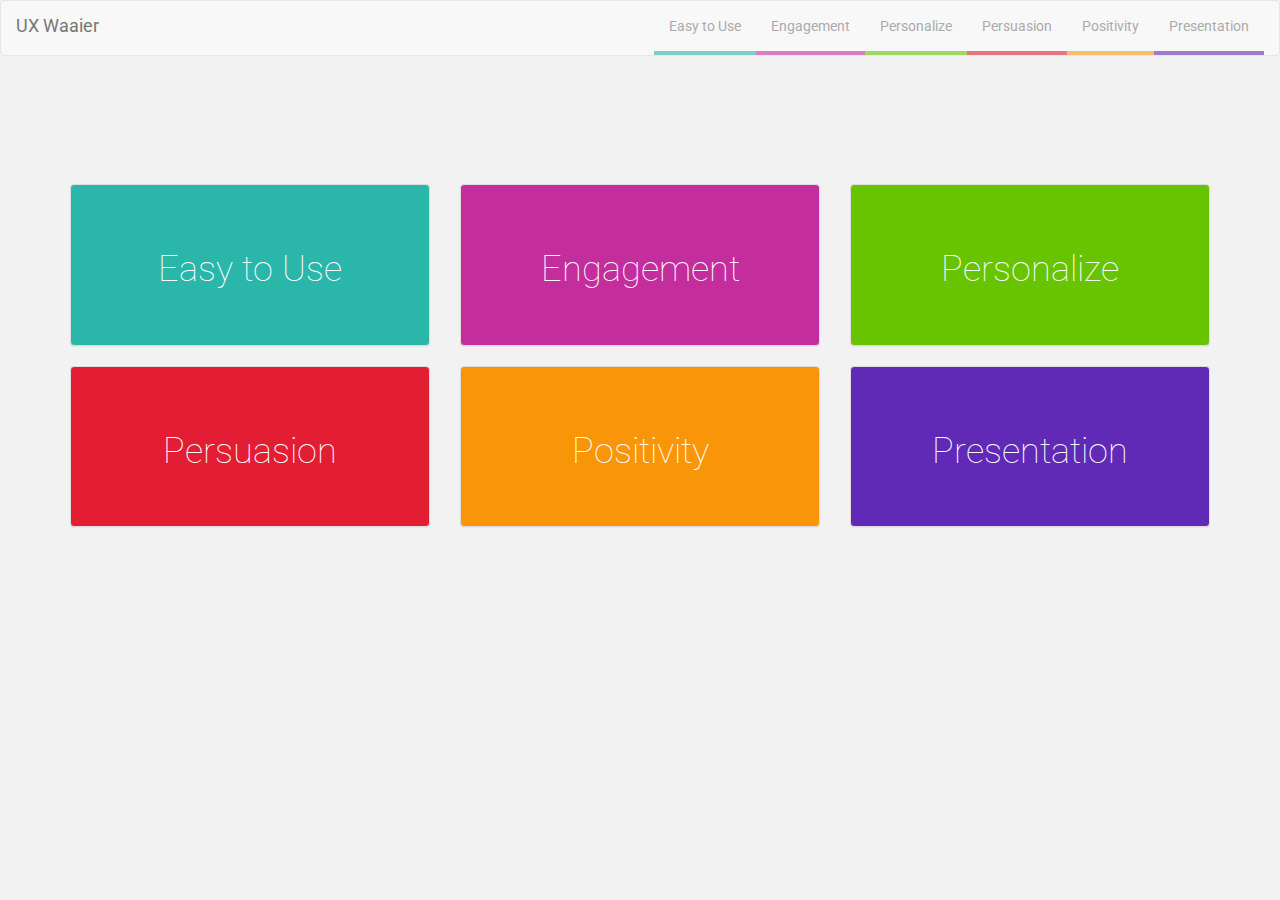
<file: index.html>
<!DOCTYPE html>
<html ng-app="prototypeApp" lang="nl">
    <head>
        <meta charset="utf-8">
        <meta http-equiv="X-UA-Compatible" content = "IE=edge">
        <meta name="viewport" content="width=device-width, initial-scale=1">
        <title>UX Waaier</title>
        <link href='bower_components/bootstrap/dist/css/bootstrap.css' rel='stylesheet' />
        <link href='css/styles.css' rel='stylesheet'>
        <link href='https://fonts.googleapis.com/css?family=Roboto:100,300,400,500,700,900' rel='stylesheet' type='text/css'>
    </head>
    <body>
        <nav class="navbar navbar-default">
          <div class="container-fluid">
            <!-- Brand and toggle get grouped for better mobile display -->
            <div class="navbar-header">
              <button type="button" class="navbar-toggle collapsed" data-toggle="collapse" data-target="#bs-example-navbar-collapse-1" aria-expanded="false">
                <span class="sr-only">Toggle navigation</span>
                <span class="icon-bar"></span>
                <span class="icon-bar"></span>
                <span class="icon-bar"></span>
              </button>
              <a class="navbar-brand" href="#">UX Waaier</a>
            </div>

            <div class="collapse navbar-collapse" id="bs-example-navbar-collapse-1">
              <ul class="nav navbar-nav navbar-right">
                  <li><a href='easy.html' class='easyToUse-head'>Easy to Use</a></li>
                  <li><a href='engage.html' class='engagement-head'>Engagement</a></li>
                  <li><a href='personalize.html' class='personalize-head'>Personalize</a></li>
                  <li><a href='persuasion.html' class='persuasion-head'>Persuasion</a></li>
                  <li><a href='positivity.html' class='positivity-head'>Positivity</a></li>
                  <li><a href='presentation.html' class='presentation-head'>Presentation</a></li>
              </ul>
            </div>
          </div>
        </nav>

        <div class='container cat-container'>
            <div class='row'>
                <div class='col-lg-4 col-md-6 col-sm-6 xs-6'>
                    <div class="panel panel-default cat-easy">
                      <a href='easy.html' class='cat-link'><div class="panel-body">
                        <h1 class='cat-card-title text-center'>Easy to Use</h1>
                    </div></a>
                    </div>
                </div>
                <div class='col-lg-4 col-md-6 col-sm-6 xs-6'>
                    <div class="panel panel-default cat-engagement">
                      <a href='engage.html' class='cat-link'><div class="panel-body">
                        <h1 class='cat-card-title text-center'>Engagement</h1>
                      </div></a>
                    </div>
                </div>
                <div class='col-lg-4 col-md-6 col-sm-6 xs-6'>
                    <div class="panel panel-default cat-personalize">
                      <a href='personalize.html' class='cat-link'><div class="panel-body">
                        <h1 class='cat-card-title text-center'>Personalize</h1>
                      </div></a>
                    </div>
                </div>
            </div>
            <div class='row'>
                <div class='col-lg-4 col-md-6 col-sm-6 xs-6'>
                    <div class="panel panel-default cat-persuasion">
                      <a href='persuasion.html' class='cat-link'><div class="panel-body">
                        <h1 class='cat-card-title text-center'>Persuasion</h1>
                      </div></a>
                    </div>
                </div>
                <div class='col-lg-4 col-md-6 col-sm-6 xs-6'>
                    <div class="panel panel-default cat-positivity">
                      <a href='positivity.html' class='cat-link'><div class="panel-body">
                        <h1 class='cat-card-title text-center'>Positivity</h1>
                      </div></a>
                    </div>
                </div>
                <div class='col-lg-4 col-md-6 col-sm-6 xs-6'>
                    <div class="panel panel-default cat-presentation">
                      <a href='presentation.html' class='cat-link'><div class="panel-body">
                        <h1 class='cat-card-title text-center'>Presentation</h1>
                    </div></a>
                    </div>
                </div>
            </div>
        </div>
        <!-- jQuery (necessary for Bootstrap's JavaScript plugins) -->
        <script src='bower_components/jquery/dist/jquery.min.js'></script>
        <!-- JS needed for Bootstrap -->
        <script src='bower_components/bootstrap/dist/js/bootstrap.js'></script>
    </body>
</html>
</file>
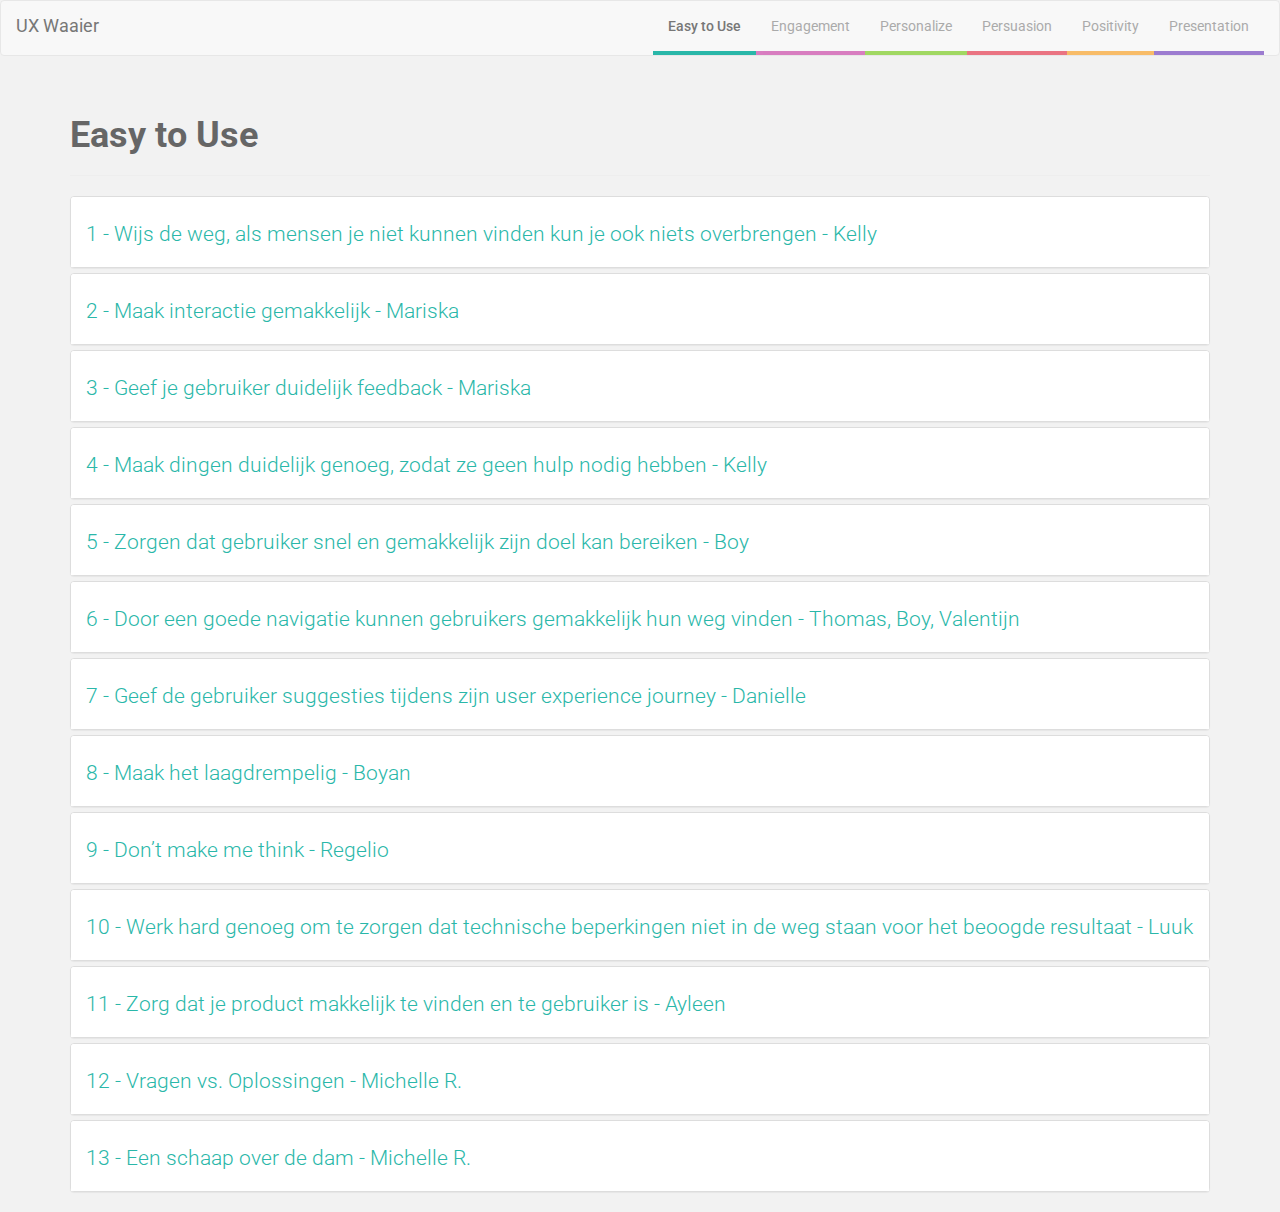
<file: easy.html>
<!DOCTYPE html>
<html ng-app='prototypeApp' lang='nl'>
    <head>
        <meta charset='utf-8'>
        <meta http-equiv='X-UA-Compatible' content = 'IE=edge'>
        <meta name='viewport' content='width=device-width, initial-scale=1'>
        <title>UX Waaier</title>
        <link href='bower_components/bootstrap/dist/css/bootstrap.css' rel='stylesheet' />
        <link href='css/styles.css' rel='stylesheet'>
        <link href='https://fonts.googleapis.com/css?family=Roboto:100,300,400,500,700,900' rel='stylesheet' type='text/css'>
    </head>
    <body>

        <nav class='navbar navbar-default'>
          <div class='container-fluid'>
            <!-- Brand and toggle get grouped for better mobile display -->
            <div class='navbar-header'>
              <button type='button' class='navbar-toggle collapsed' data-toggle='collapse' data-target='#bs-example-navbar-collapse-1' aria-expanded='false'>
                <span class='sr-only'>Toggle navigation</span>
                <span class='icon-bar'></span>
                <span class='icon-bar'></span>
                <span class='icon-bar'></span>
              </button>
              <a class='navbar-brand' href='#'>UX Waaier</a>
            </div>

            <div class='collapse navbar-collapse' id='bs-example-navbar-collapse-1'>
              <ul class='nav navbar-nav navbar-right'>
                <li><a href='easy.html' class='easyToUse-head active-head'>Easy to Use</a></li>
                <li><a href='engage.html' class='engagement-head'>Engagement</a></li>
                <li><a href='personalize.html' class='personalize-head'>Personalize</a></li>
                <li><a href='persuasion.html' class='persuasion-head'>Persuasion</a></li>
                <li><a href='positivity.html' class='positivity-head'>Positivity</a></li>
                <li><a href='presentation.html' class='presentation-head'>Presentation</a></li>
              </ul>
            </div>
          </div>
        </nav>

        <div class='container'>
            <div class="page-header">
              <h1 style='font-weight: 700; color: #666666 !important;'>Easy to Use</small></h1>
            </div>
            <div class='row'>
                <div class='col-lg-12'>
                    <div class="panel-group" id="accordion" role="tablist" aria-multiselectable="true">
                      <div class="panel panel-default">
                        <div class="panel-heading" role="tab" id="headingOne">
                          <h4 class="panel-title richtlijn-title easy-title">
                            <a role="button" data-toggle="collapse" data-parent="#accordion" href="#collapseOne" aria-expanded="false" aria-controls="collapseOne">
                                <!-- DIT IS DE RICHTLIJN TITEL!!!!!!! -->
                              1 - Wijs de weg, als mensen je niet kunnen vinden kun je ook niets overbrengen - Kelly
                            </a>
                          </h4>
                        </div>
                        <div id="collapseOne" class="panel-collapse collapse" role="tabpanel" aria-labelledby="headingOne">
                          <div class="panel-body">
                            <!-- DIT IS DE RICHTLIJN CONTENT !!!!!!!!! -->
                            <p><b>Oorsprong</b></p>
                            <p>Mediacenter Rotterdam (drukkerij) </p>
                            <p><b>Beschrijving</b></p>
                            <p>Weten welke kant je op moet lopen en je welkom voelen is belangrijk om het ergens leuk te vinden. Bij het mediacenter kreeg je wel een kaart, maar werd niet uitgelegd hoe die werkte. Als je dat ergens een kamer in liep werd je niet echt ontvangen dus vroeg je je meteen af of je wel goed zat.</p>
                            <p><b>Toepassen UX domein</b></p>
                            <p>Deze richtlijn zou je kunnen toepassen op de homepage en het menu van een website. Zodra je je welkom voelt op de home en het menu navigeert je goed door de site heen is het voor jou een prettige ervaring om op een website te blijven of nog eens terug te komen.</p>
                            <img src="img/404.png" face" height="242" width="242" class='img-responsive'>
							<p><b>Bron</b></p>
							<p><!--HIER KOMT DE BRON LINK!!!!--></p>
                          </div>
                        </div>
                      </div>
                      <div class="panel panel-default">
                        <div class="panel-heading" role="tab" id="headingTwo">
                          <h4 class="panel-title richtlijn-title easy-title">
                            <a class="collapsed" role="button" data-toggle="collapse" data-parent="#accordion" href="#collapseTwo" aria-expanded="false" aria-controls="collapseTwo">
                              2 -  Maak interactie gemakkelijk - Mariska
                            </a>
                          </h4>
                        </div>
                        <div id="collapseTwo" class="panel-collapse collapse" role="tabpanel" aria-labelledby="headingTwo">
                       <div class="panel-body">
                            <!-- DIT IS DE RICHTLIJN CONTENT !!!!!!!!! -->
                            <p><b>Oorsprong</b></p>
                            <p>Filmavond Pathé</p>
                            <p><b>Beschrijving</b></p>
                            <p>In de Pathé is het lastig om plaatsen te reserveren op de automaten die daar staan. De stoelen zijn namelijk erg klein voor de doorsnee vingers en daardoor mist de gebruiker vaak de stoel die hij/zij eigenlijk wil.</p>
                            <p><b>Toepassen UX domein</b></p>
                            <p>Maak alles duidelijk en goed bruikbaar door rekening te houden met de plaats, bruikbaarheid en grootte van bijvoorbeeld knoppen.</p>
                             <img src="img/2easytouse(Mariska).jpg" face" height="242" width="242" class='img-responsive'>
							   <p><b>Bron</b></p>
							<p>-<!--HIER KOMT DE BRON LINK!!!!--></p>
                          </div>
                        </div>
                      </div>
                      <div class="panel panel-default">
                        <div class="panel-heading" role="tab" id="headingThree">
                          <h4 class="panel-title richtlijn-title easy-title">
                            <a class="collapsed" role="button" data-toggle="collapse" data-parent="#accordion" href="#collapseThree" aria-expanded="false" aria-controls="collapseThree">
                              3 - Geef je gebruiker duidelijk feedback - Mariska
                            </a>
                          </h4>
                        </div>
                        <div id="collapseThree" class="panel-collapse collapse" role="tabpanel" aria-labelledby="headingThree">
                          <div class="panel-body">
                            <!-- DIT IS DE RICHTLIJN CONTENT !!!!!!!!! -->
                            <p><b>Oorsprong</b></p>
                            <p>Onderzoeken User Experience in de Efteling </p>
                            <p><b>Beschrijving</b></p>
                            <p>In de Efteling hebben we verschillende aspecten gezien van de UX. Waaronder het geven van duidelijke feedback. Dit zie je in de Efteling terug wanneer je papier weggooit. De prullenbak zegt ‘papier hier’ en achteraf ‘dankuwel’ en bij achtbanen krijg je te zien welke van de twee gewonnen heeft.</p>
                            <p><b>Toepassen UX domein</b></p>
                            <p>Wanneer de gebruiker een handeling uitvoert moet er duidelijke feedback worden gegeven dat het systeem ermee bezig is. Dit kan met een progress indicator, duidelijke knoppen, meldingen enzovoorts.</p>
                            <img src="img/3easytouse(Mariska).png" face" height="242" width="242" class='img-responsive'>
							   <p><b>Bron</b></p>
							<p>-<!--HIER KOMT DE BRON LINK!!!!--></p>
                          </div>
                        </div>
                      </div>
					  <div class="panel panel-default">
                        <div class="panel-heading" role="tab" id="headingFour">
                          <h4 class="panel-title richtlijn-title easy-title">
                            <a class="collapsed" role="button" data-toggle="collapse" data-parent="#accordion" href="#collapseFour" aria-expanded="false" aria-controls="collapseFour">
                              4 - Maak dingen duidelijk genoeg, zodat ze geen hulp nodig hebben - Kelly
                            </a>
                          </h4>
                        </div>
                        <div id="collapseFour" class="panel-collapse collapse" role="tabpanel" aria-labelledby="headingFour">
                        <div class="panel-body">
                            <!-- DIT IS DE RICHTLIJN CONTENT !!!!!!!!! -->
                            <p><b>Oorsprong</b></p>
                            <p>Studiereis Faro</p>
                            <p><b>Beschrijving</b></p>
                            <p>Als je dingen stand-alone maakt, dan zouden mensen dit zelf moeten begrijpen en hiermee aan de slag kunnen. Op studiereis was het de bedoeling om een interactief project neer te zetten in de stad. Hierbij was het vooral leuk als je het project ergens kon neer zetten en zelf weg kon gaan, omdat mensen geen hulp nodig hadden om het te gebruiken.</p>
                            <p><b>Toepassen UX domein</b></p>
                            <p>Als mensen begrijpen wat ze ergens moeten doen, wordt deze dienst of product fijner gebruikt, dan als mensen moeilijk moeten gaan zoeken. Maak het mensen dus makkelijk.</p>
                            <img src="img/kast.jpg" face" height="242" width="242" class='img-responsive'>
							   <p><b>Bron</b></p>
							<p>-<!--HIER KOMT DE BRON LINK!!!!--></p>
                          </div>
                        </div>
                      </div>
					    <div class="panel panel-default">
                        <div class="panel-heading" role="tab" id="headingFive">
                          <h4 class="panel-title richtlijn-title easy-title">
                            <a class="collapsed" role="button" data-toggle="collapse" data-parent="#accordion" href="#collapseFive" aria-expanded="false" aria-controls="collapseFive">
                              5 - Zorgen dat gebruiker snel en gemakkelijk zijn doel kan bereiken - Boy
                            </a>
                          </h4>
                        </div>
                        <div id="collapseFive" class="panel-collapse collapse" role="tabpanel" aria-labelledby="headingFive">
                          <div class="panel-body">
                            <!-- DIT IS DE RICHTLIJN CONTENT !!!!!!!!! -->
                            <p><b>Oorsprong</b></p>
                            <p>Pathé heeft ervoor gezorgd dat bezoekers snel en gemakkelijk hun kaartjes kunnen krijgen zonder lange wachtrijen.</p>
                            <p><b>Beschrijving</b></p>
                            <p>Met deze richtlijn wordt bedoeld dat gebruikers geen of weinig moeite hun doel kunnen bereiken.</p>
                            <p><b>Toepassen UX domein</b></p>
                            <p>Veel sites kunnen gebruik maken van deze categorie. In sommige gevallen wordt dit ook al gedaan. denk aan het alvast invullen van gebruikersnamen of wachtwoorden.</p>
                            <img src="img/skype.png" face" height="242" width="242" class='img-responsive'>
							   <p><b>Bron</b></p>
							<p>-<!--HIER KOMT DE BRON LINK!!!!--></p>
                          </div>
                        </div>
                      </div>
					    <div class="panel panel-default">
                        <div class="panel-heading" role="tab" id="headingSix">
                          <h4 class="panel-title richtlijn-title easy-title">
                            <a class="collapsed" role="button" data-toggle="collapse" data-parent="#accordion" href="#collapseSix" aria-expanded="false" aria-controls="collapseSix">
                              6 - Door een goede navigatie kunnen gebruikers gemakkelijk hun weg vinden - Thomas, Boy, Valentijn
                            </a>
                          </h4>
                        </div>
                        <div id="collapseSix" class="panel-collapse collapse" role="tabpanel" aria-labelledby="headingSix">
                          <div class="panel-body">
                            <!-- DIT IS DE RICHTLIJN CONTENT !!!!!!!!! -->
                            <p><b>Oorsprong</b></p>
                            <p>Het generation discover festival had een erg duidelijke navigatie. Bij binnenkomst loopt de gebruiker over een lange rode loper met daarnaast een tijdlijn van belangrijke innovaties door de jaren heen. Bezoekers op het festival werden gestuurd door een duidelijke route en duidelijke borden die aangaven wat er te doen was in de verschillende tenten. Zo konden gebruikers gemakkelijk hun weg vinden door de verschillende onderdelen van het festival.</p>
                            <p><b>Beschrijving</b></p>
                            <p>Een goede navigatie is van belang om de gebruiker op de plek te laten komen, waar hij of zij wil zijn. Het is namelijk erg belangrijk voor een goede user experience om de gebruiker te geven waar hij voorkomt.</p>
                            <p><b>Toepassen UX domein</b></p>
                            <p>Coolblue is een webshop waar in navigatie erg goed wordt toegepast. Vanaf de homepage krijg je een volledig overzicht van alle onderdelen binnen de bepaalde categorieën. Daarnaast vind je ook de best verkochte producten en populaire producten. Ook is de klantenservice makkelijk te bereiken vanaf de homepage.</p>
                            <img src="img/cool.png" face" height="242" width="242" class='img-responsive'>
							   <p><b>Bron</b></p>
							<p>http://www.awwwards.com/4-creative-navigation-ui-patterns-for-great-ux.html<!--HIER KOMT DE BRON LINK!!!!--></p>
                          </div>
                        </div>
                      </div>
					    <div class="panel panel-default">
                        <div class="panel-heading" role="tab" id="headingSeven">
                          <h4 class="panel-title richtlijn-title easy-title">
                            <a class="collapsed" role="button" data-toggle="collapse" data-parent="#accordion" href="#collapseSeven" aria-expanded="false" aria-controls="collapseSeven">
                              7 - Geef de gebruiker suggesties tijdens zijn user experience journey - Danielle
                            </a>
                          </h4>
                        </div>
                        <div id="collapseSeven" class="panel-collapse collapse" role="tabpanel" aria-labelledby="headingSeven">
                          <div class="panel-body">
                            <!-- DIT IS DE RICHTLIJN CONTENT !!!!!!!!! -->
                            <p><b>Oorsprong</b></p>
                            <p>De bioscoop bezoeken vinden de meeste mensen leuk. Het enige nadeel is dat je vanaf het moment dat je de bioscoop in gaat en het moment dat de film begint vaak moet wachten. Om deze momenten leuk te maken zorgt de bioscoop er voor dat de gebruiker bezig gehouden wordt. Wanneer je de bioscoop binnen komt zie je meteen grote film posters en levensgrote beelden van actiehelden. Ook wanneer je in de zaal zit en je moet wachten tot de film begint krijg je meerdere trailers te zien van andere films. Deze bezigheden geven de gebruiker suggesties om nogmaals terug te komen naar de bioscoop en meer films te gaan bezoeken.</p>
                            <p><b>Beschrijving</b></p>
                            <p>Deze richtlijn zorgt ervoor dat de gebruiker subtiel gestuurd wordt door middel van opties om zijn user experience bij het bedrijf of de website te verlengen of het vaker voor te laten komen. </p>
                            <p><b>Toepassen UX domein</b></p>
                            <p>Op de afbeelding is te zien hoe er in een artikel van het AD wordt verwezen naar een ander artikel op de website van het AD om de gebruiker aan te sporen nog meer artikelen te lezen.  </p>
                            <img src="img/404.png" face" height="242" width="242" class='img-responsive'>
							   <p><b>Bron</b></p>
							<p>https://www.simplefly.nl/persuasion-triggers-en-de-psychologie-van-het-overtuigen-in-webdesign<!--HIER KOMT DE BRON LINK!!!!--></p>
                          </div>
                        </div>
                      </div>
					<div class="panel panel-default">
                        <div class="panel-heading" role="tab" id="headingEight">
                          <h4 class="panel-title richtlijn-title easy-title">
                            <a role="button" data-toggle="collapse" data-parent="#accordion" href="#collapseEight" aria-expanded="false" aria-controls="collapseEight">
                                <!-- DIT IS DE RICHTLIJN TITEL!!!!!!! -->
                              8 - Maak het laagdrempelig - Boyan
                            </a>
                          </h4>
                        </div>
                        <div id="collapseEight" class="panel-collapse collapse" role="tabpanel" aria-labelledby="headingEight">
                          <div class="panel-body">
                            <!-- DIT IS DE RICHTLIJN CONTENT !!!!!!!!! -->
                            <p><b>Oorsprong</b></p>
                            <p>Shell Innovation Days</p>
                            <p><b>Beschrijving</b></p>
                            <p>Wanneer je doelgroep vraagt om laagdrempeligheid, zorg dan dat je jouw experience uitdraagt op een manier die voor iedereen begrijpelijk is. Wanneer het gaat om bijvoorbeeld kinderen kan er op een best hoog niveau een experience uitgedragen worden, zolang het ook in Jip en Janneke taal gebracht wordt!</p>
                            <p><b>Toepassen UX domein</b></p>
                            <p>Wanneer je een website voor kinderen of bijvoorbeeld ouderen maakt, houdt dan rekening met het feit dat zij lang niet alles begrijpen zoals energieke jongeren van 25 dat begrijpen. Houdt het laagdrempelig, dan komt ook bij hun lastige informatie alsnog goed aan.</p>
                            <img src="img/404.png" face" height="242" width="242" class='img-responsive'>
							   <p><b>Bron</b></p>
							<p>https://www.smashingmagazine.com/2016/01/designing-apps-for-kids-is-not-childs-play/<!--HIER KOMT DE BRON LINK!!!!--></p>
                          </div>
                        </div>
                      </div>
					 	<div class="panel panel-default">
                        <div class="panel-heading" role="tab" id="headingNine">
                          <h4 class="panel-title richtlijn-title easy-title">
                            <a role="button" data-toggle="collapse" data-parent="#accordion" href="#collapseNine" aria-expanded="false" aria-controls="collapseNine">
                                <!-- DIT IS DE RICHTLIJN TITEL!!!!!!! -->
                              9 - Don’t make me think - Regelio
                            </a>
                          </h4>
                        </div>
                        <div id="collapseNine" class="panel-collapse collapse" role="tabpanel" aria-labelledby="headingNine">
                          <div class="panel-body">
                            <!-- DIT IS DE RICHTLIJN CONTENT !!!!!!!!! -->
                            <p><b>Oorsprong</b></p>
                            <p>Eye Filmmuseum</p>
                            <p><b>Beschrijving</b></p>
                            <p>Laat de gebruiker/bezoeker van de experience niet te veel nadenken. Als de experience zoveel mogelijk voor zich spreekt wordt de kans dat de gebruiker/bezoeker deze negatief ervaart, door onbegrip, verminderd.</p>
                            <p><b>Toepassen UX domein</b></p>
                            <p>Deze richtlijn zou je kunnen toepassen op de homepage en het menu van een website. Zodra je je welkom voelt op de home en het menu navigeert je goed door de site heen is het voor jou een prettige ervaring om op een website te blijven of nog eens terug te komen.</p>
                            <img src="img/404.png" face" height="242" width="242" class='img-responsive'>
							   <p><b>Bron</b></p>
							<p>http://www.uxbooth.com/articles/10-usability-lessons-from-steve-krugs-dont-make-me-think/ <br/>
Jennifer Tidwell (2010), Designing interfaces (p87)<!--HIER KOMT DE BRON LINK!!!!--></p>
                          </div>
                        </div>
                      </div>
					<div class="panel panel-default">
                        <div class="panel-heading" role="tab" id="headingTen">
                          <h4 class="panel-title richtlijn-title easy-title">
                            <a role="button" data-toggle="collapse" data-parent="#accordion" href="#collapseTen" aria-expanded="false" aria-controls="collapseTen">
                                <!-- DIT IS DE RICHTLIJN TITEL!!!!!!! -->
                              10 - Werk hard genoeg om te zorgen dat technische beperkingen niet in de weg staan voor het beoogde resultaat - Luuk
                            </a>
                          </h4>
                        </div>
                        <div id="collapseTen" class="panel-collapse collapse" role="tabpanel" aria-labelledby="headingTen">
                          <div class="panel-body">
                            <!-- DIT IS DE RICHTLIJN CONTENT !!!!!!!!! -->
                            <p><b>Oorsprong</b></p>
                            <p>Schiphol Fronteers Event</p>
                            <p><b>Beschrijving</b></p>
                            <p>Tijdens dit evenement werden een aantal presentaties gehouden over de techniek achter onder andere websites en programmeren hiervan. Vaak is de vertaalslag tussen wat de ontwerper van bijvoorbeeld een website en wat technisch haalbaar is niet gemakkelijk gemaakt. 
							Technische beperkingen spelen een grote rol. </p>
                            <p><b>Toepassen UX domein</b></p>
                            <p>Programmeurs en UX designers moeten zo goed mogelijk samenwerken om een mooi en technisch haalbaar resultaat te krijgen.</p>
                            <img src="img/404.png" face" height="242" width="242" class='img-responsive'>
							   <p><b>Bron</b></p>
							<p>-<!--HIER KOMT DE BRON LINK!!!!--></p>
                          </div>
                        </div>
                      </div>
                    <div class="panel panel-default">
                        <div class="panel-heading" role="tab" id="headingEleven">
                          <h4 class="panel-title richtlijn-title easy-title">
                            <a role="button" data-toggle="collapse" data-parent="#accordion" href="#collapseEleven" aria-expanded="false" aria-controls="collapseEleven">
                                <!-- DIT IS DE RICHTLIJN TITEL!!!!!!! -->
                              11 - Zorg dat je product makkelijk te vinden en te gebruiker is - Ayleen
                            </a>
                          </h4>
                        </div>
                        <div id="collapseEleven" class="panel-collapse collapse" role="tabpanel" aria-labelledby="headingEleven">
                          <div class="panel-body">
                            <!-- DIT IS DE RICHTLIJN CONTENT !!!!!!!!! -->
                            <p><b>Oorsprong</b></p>
                            <p>Eye Film, design disruptors</p>
                            <p><b>Beschrijving</b></p>
                            <p>Als je informatie of je product te moeilijk vindbaar of bruikbaar is, dan zal de gebruiker het snel opgeven en ergens anders dezelfde informatie of een vergelijkbaar product vinden. Hierdoor raak je je gebruikers kwijt.</p>
                            <p><b>Toepassen UX domein</b></p>
                            <p>Zorg ervoor dat je documenten makkelijk te downloaden zijn. Denk hierbij aan een PDF document.</p>
                            <img src="img/11easytouse.jpeg" face" height="242" width="242" class='img-responsive'>
                            <p><b>Bron</b></p>
                            <p>https://nvite.com/DesignDisruptors/f3f7</p>

                          </div>
                        </div>
                      </div>	
                        <div class="panel panel-default">
                        <div class="panel-heading" role="tab" id="headingTwelve">
                          <h4 class="panel-title richtlijn-title easy-title">
                            <a role="button" data-toggle="collapse" data-parent="#accordion" href="#collapseTwelve" aria-expanded="false" aria-controls="collapseTwelve">
                                <!-- DIT IS DE RICHTLIJN TITEL!!!!!!! -->
                              12 - Vragen vs. Oplossingen - Michelle R.
                            </a>
                          </h4>
                        </div>
                        <div id="collapseTwelve" class="panel-collapse collapse" role="tabpanel" aria-labelledby="headingTwelve">
                          <div class="panel-body">
                            <!-- DIT IS DE RICHTLIJN CONTENT !!!!!!!!! -->
                            <p><b>Oorsprong</b></p>
                            <p>Uit de design en kunst discipline. In de documentaire ‘Design Disruptors’ komt dit stuk naar voren.

Dat je bij design geen kunst moet maken omdat je oplossingen wilt en geen vragen. Daarna gaan

zij meer in op de oplossinggerichtheid. Maar ik denk zelf dat je soms misschien juist wilt dat de

gebruiker zich dingen afvraagt. Vandaar dat ze in deze richtlijn tegenover elkaar staan. Voor de

mysterieuze oplossingen.</p>
                            <p><b>Beschrijving</b></p>
                            <p>Als je design en kunst wilt combineren moet je duidelijk het verschil voor ogen hebben. Bij design

creëer je oplossingen en bij kunst creëer je vragen. Bij sommige uitwerkingen wil je hier juist een

goede balans tussen hebben of juist duidelijk een van de twee.</p>
                            <p><b>Toepassen UX domein</b></p>
                            <p>Het is fijn om dit in het begin van je proces vast te stellen. Het kan een richtlijn zijn die je

bijvoorbeeld aan houd bij een ideation techniek, zoals brainstormen. Wanneer jullie vast stellen dat

er absoluut geen vragen mogen zijn en het puur een oplossing moet zijn heb je een duidelijker

doel voor ogen van wat je uiteindelijk wil bereiken. Je zou dit ook na het brainstormen kunnen

uitvoeren en de ideeën verdelen tussen oplossing of dat het juist vragen opwekt.</p>
                            <img src="img/Michelle_kings_of_convenience.jpeg" face" height="242" width="242" class='img-responsive'>
							   <p><b>Bron</b></p>
							<p>-<!--HIER KOMT DE BRON LINK!!!!--></p>
                          </div>
                        </div>
                      </div>	
                       <div class="panel panel-default">
                        <div class="panel-heading" role="tab" id="headingThirtheen">
                          <h4 class="panel-title richtlijn-title easy-title">
                            <a role="button" data-toggle="collapse" data-parent="#accordion" href="#collapseThirtheen" aria-expanded="false" aria-controls="collapseThirtheen">
                                <!-- DIT IS DE RICHTLIJN TITEL!!!!!!! -->
                              13 - Een schaap over de dam - Michelle R.
                            </a>
                          </h4>
                        </div>
                        <div id="collapseThirtheen" class="panel-collapse collapse" role="tabpanel" aria-labelledby="headingThirtheen">
                          <div class="panel-body">
                            <!-- DIT IS DE RICHTLIJN CONTENT !!!!!!!!! -->
                            <p><b>Oorsprong</b></p>
                            <p>De richtlijn komt uit de kunst discipline. Tijdens de kunstavond XL stond er een grote bol met

camera’s en beeldschermen. De camera’s namen alle beweegende mensen op en verspreidde dit

over de beeldschermen. Zo werden alle bezoekers deel van de expo. De kunstenaar was hierbij op

zoek naar reacties van mensen. Hoe reageren ze op het feit dat ze worden vastgelegd? Wat doen

ze als ze beelden van anderen mensen zien? Je ziet al snel op veel van de beelden dat mensen

elkaar na doen. Ze zwaaien met hun armen of komen dichtbij de camera met hun gezicht.</p>
                            <p><b>Beschrijving</b></p>
                            <p>Als iemand het voorbeeld geeft zijn er al snel mensen die dit voorbeeld volgen.</p>
                            <p><b>Toepassen UX domein</b></p>
                            <p>Dit is makkelijk toe te passen bij het testen van je UX design en de experience dieper te laten

gaan. Zoek tijdens het testen naar zelfde reacties van mensen in een product/service om te

optimaliseren hoe mensen het product of de service gebruiken. Denk aan de gestalt principles,

principle 2: similarity, hierbij gaat het erover dat gebruikers bepaalde dingen bij elkaar groeperen.

Bij een schaap over de dam gaat het erom dat je bij het testen de similarity kan zien bij de

gebruikers. Doen ze allemaal hetzelfde?</p>
                            <img src="img/Michelle_design_disruptors.jpeg" face" height="242" width="242" class='img-responsive'>
							   <p><b>Bron</b></p>
							<p>-<!--HIER KOMT DE BRON LINK!!!!--></p>
                          </div>
                        </div>
                      </div>		  
                    </div>
                </div>
            </div>
        </div>

        <!-- jQuery (necessary for Bootstrap's JavaScript plugins) -->
        <script src='bower_components/jquery/dist/jquery.min.js'></script>
        <!-- JS needed for Bootstrap -->
        <script src='bower_components/bootstrap/dist/js/bootstrap.js'></script>
    </body>
</html>
</file>
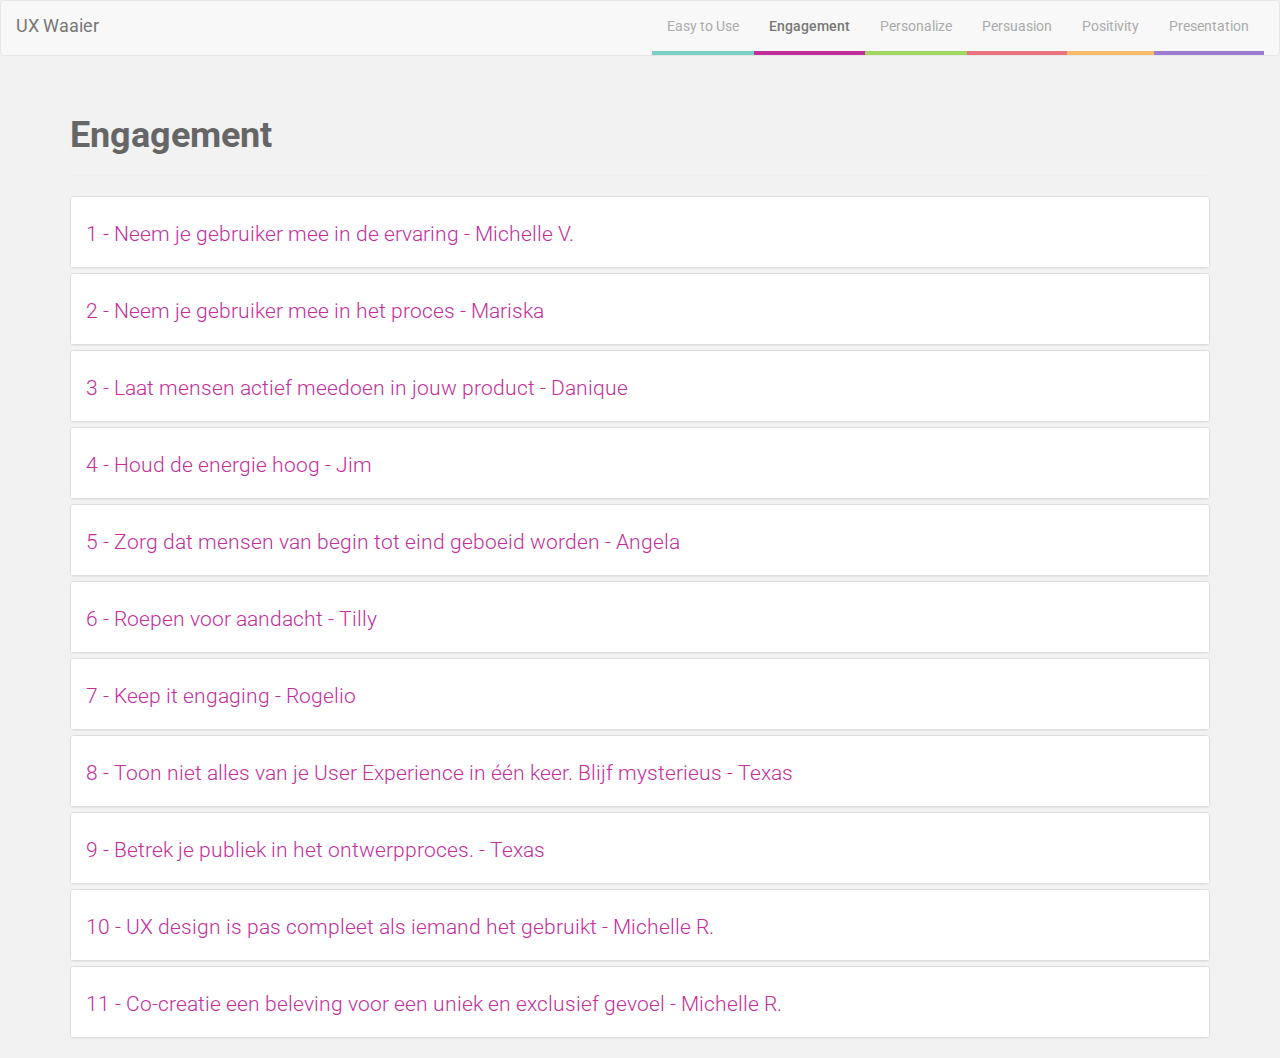
<file: engage.html>
<!DOCTYPE html>
<html ng-app='prototypeApp' lang='nl'>
    <head>
        <meta charset='utf-8'>
        <meta http-equiv='X-UA-Compatible' content = 'IE=edge'>
        <meta name='viewport' content='width=device-width, initial-scale=1'>
        <title>UX Waaier</title>
        <link href='bower_components/bootstrap/dist/css/bootstrap.css' rel='stylesheet' />
        <link href='css/styles.css' rel='stylesheet'>
        <link href='https://fonts.googleapis.com/css?family=Roboto:100,300,400,500,700,900' rel='stylesheet' type='text/css'>
    </head>
    <body>

        <nav class='navbar navbar-default'>
          <div class='container-fluid'>
            <!-- Brand and toggle get grouped for better mobile display -->
            <div class='navbar-header'>
              <button type='button' class='navbar-toggle collapsed' data-toggle='collapse' data-target='#bs-example-navbar-collapse-1' aria-expanded='false'>
                <span class='sr-only'>Toggle navigation</span>
                <span class='icon-bar'></span>
                <span class='icon-bar'></span>
                <span class='icon-bar'></span>
              </button>
              <a class='navbar-brand' href='#'>UX Waaier</a>
            </div>

            <div class='collapse navbar-collapse' id='bs-example-navbar-collapse-1'>
              <ul class='nav navbar-nav navbar-right'>
                <li><a href='easy.html' class='easyToUse-head'>Easy to Use</a></li>
                <li><a href='engage.html' class='engagement-head active-head'>Engagement</a></li>
                <li><a href='personalize.html' class='personalize-head'>Personalize</a></li>
                <li><a href='persuasion.html' class='persuasion-head'>Persuasion</a></li>
                <li><a href='positivity.html' class='positivity-head'>Positivity</a></li>
                <li><a href='presentation.html' class='presentation-head'>Presentation</a></li>
              </ul>
            </div>
          </div>
        </nav>

        <div class='container'>
            <div class="page-header">
              <h1 style='font-weight: 700; color: #666666 !important;'>Engagement</small></h1>
            </div>
            <div class='row'>
                <div class='col-lg-12'>
                    <div class="panel-group" id="accordion" role="tablist" aria-multiselectable="true">
                      <div class="panel panel-default">
                        <div class="panel-heading" role="tab" id="headingOne">
                          <h4 class="panel-title richtlijn-title engagement-title">
                            <a role="button" data-toggle="collapse" data-parent="#accordion" href="#collapseOne" aria-expanded="false" aria-controls="collapseOne">
                                <!-- DIT IS DE RICHTLIJN TITEL!!!!!!! -->
                              1 - Neem je gebruiker mee in de ervaring - Michelle V.
                            </a>
                          </h4>
                        </div>
                        <div id="collapseOne" class="panel-collapse collapse" role="tabpanel" aria-labelledby="headingOne">
                          <div class="panel-body">
                            <!-- DIT IS DE RICHTLIJN CONTENT !!!!!!!!! -->
                            <p><b>Oorsprong</b></p>
                            <p>Rondleiding door de Witte de Withstraat tijdens de kunstavond.</p>
                            <p><b>Beschrijving</b></p>
                            <p>Tijdens de kunstavond werden wij door een gids begeleid langs verschillende (kunst)locaties. Hij wist dit op een leuke en interessante manier te vertellen en betrok ons ook overal bij, daardoor werden wij echt meegenomen in de ervaring.</p>
                            <p><b>Toepassen UX domein</b></p>
                            <p>Betrek je gebruiker bij het hele proces en geef ze de informatie die zij nodig hebben.</p>
                            <img src="img/1engagement(Michelle V).JPG" face" height="242" width="242" class='img-responsive'>
							   <p><b>Bron</b></p>
							<p>-<!--HIER KOMT DE BRON LINK!!!!--></p>
                          </div>
                        </div>
                      </div>
                      <div class="panel panel-default">
                        <div class="panel-heading" role="tab" id="headingTwo">
                          <h4 class="panel-title richtlijn-title engagement-title">
                            <a class="collapsed" role="button" data-toggle="collapse" data-parent="#accordion" href="#collapseTwo" aria-expanded="false" aria-controls="collapseTwo">
                              2 -  Neem je gebruiker mee in het proces - Mariska
                            </a>
                          </h4>
                        </div>
                        <div id="collapseTwo" class="panel-collapse collapse" role="tabpanel" aria-labelledby="headingTwo">
                          <div class="panel-body">
                            <p><b>Oorsprong</b></p>
                            <p>Uit Eten bij Shabu Shabu</p>                      
                            <p><b>Beschrijving</b></p>
                            <p>In de Shabu Shabu krijg je duidelijk te zien hoe het proces van het bestellen van eten verloopt en hoe lang het nog ongeveer duurt. Hierdoor wordt je meegenomen in het proces.</p>
                            <p><b>Toepassen UX domein</b></p>
                            <p>Laat de gebruiker zien welke stappen hij of zij al heeft gemaakt en welke stappen nog gaan volgen. Denk bijvoorbeeld aan het plaatsen van een bestelling waarbij je bovenin duidelijk ziet welke stappen nog komen (gegevens invullen, betalen enzovoorts).</p>
                            <img src="img/2engagement(Mariska).jpg" face" height="242" width="242" class='img-responsive'>
							   <p><b>Bron</b></p>
							<p>-<!--HIER KOMT DE BRON LINK!!!!--></p>
                            </div>
                        </div>
                      </div>    
						<div class="panel panel-default">
                        <div class="panel-heading" role="tab" id="headingThree">
                          <h4 class="panel-title richtlijn-title engagement-title">
                            <a class="collapsed" role="button" data-toggle="collapse" data-parent="#accordion" href="#collapseThree" aria-expanded="false" aria-controls="collapseThree">
                              3 -  Laat mensen actief meedoen in jouw product - Danique
                            </a>
                          </h4>
                        </div>
                        <div id="collapseThree" class="panel-collapse collapse" role="tabpanel" aria-labelledby="headingThree">
                          <div class="panel-body">
                            <p><b>Oorsprong</b></p>
                            <p>Rondleiding door Witte de Withstraat </p>                      
                            <p><b>Beschrijving</b></p>
                            <p>Tijdens de rondleiding door Witte de Withstraat was er een kunstwerk waar mensen interactie mee konden hebben. Zo kon je bieden op het DNA van de kunstenaar. Veel mensen vonden dit interessant, omdat dit niet iets is wat je gewend bent, namelijk alleen het bekijken van een kunstwerk.</p>
                            <p><b>Toepassen UX domein</b></p>
                            <p>Mensen zijn sneller geïnteresseerd in je product zodra er interactie mee mogelijk is. Probeer op een website of in een applicatie te zorgen voor goede interactie. Zo kun je mensen bijvoorbeeld een vraag stellen waar zij op kunnen stemmen, of laat ze ergens op bieden. Zo is de gebruiker meer bezig met jouw product, en je kunt er ook nog eens informatie uit halen.</p>
                            <img src="img/3engagement(Danique).JPG" face" height="242" width="242" class='img-responsive'>
							   <p><b>Bron</b></p>
							<p>-<!--HIER KOMT DE BRON LINK!!!!--></p>
                            </div>
                        </div>
                      </div>  
						<div class="panel panel-default">
                        <div class="panel-heading" role="tab" id="headingFour">
                          <h4 class="panel-title richtlijn-title engagement-title">
                            <a class="collapsed" role="button" data-toggle="collapse" data-parent="#accordion" href="#collapseFour" aria-expanded="false" aria-controls="collapseFour">
                              4 -  Houd de energie hoog - Jim
                            </a>
                          </h4>
                        </div>
                        <div id="collapseFour" class="panel-collapse collapse" role="tabpanel" aria-labelledby="headingFour">
                          <div class="panel-body">
                            <p><b>Oorsprong</b></p>
                            <p>Beauty and the Beast (Musical theater)</p>                      
                            <p><b>Beschrijving</b></p>
                            <p>Wie weleens bij een musical in het publiek gezeten heeft zal het misschien zijn opgevallen dat het spel doorgaat, nog voor iedereen klaar is met klappen. Waarom? Dat wordt gedaan om de aandacht vast te houden. Als het publiek ontspant verslapt hun aandacht en gaan ze niet meer echt op in alle drama van het verhaal.</p>
                            <p><b>Toepassen UX domein</b></p>
                            <p>In online UX betekent dit dat er zo min mogelijk afleidingen moeten zijn zoals bij Netflix. Zodra je de video speelt leidt Netflix je daar niet meer van af. Maar direct na afloop stelt het je een volgende video voor. Zo binge-watch je een eind weg!</p>
                            <img src="img/jim1.png" face" height="242" width="242" class='img-responsive'>
							   <p><b>Bron</b></p>
							<p>http://blog.discmakers.com/2014/08/what-to-do-when-the-song-is-over/ <!--HIER KOMT DE BRON LINK!!!!--></p>
                            </div>
                        </div>
                      </div>  
						<div class="panel panel-default">
                        <div class="panel-heading" role="tab" id="headingFive">
                          <h4 class="panel-title richtlijn-title engagement-title">
                            <a class="collapsed" role="button" data-toggle="collapse" data-parent="#accordion" href="#collapseFive" aria-expanded="false" aria-controls="collapseFive">
                              5 -  Zorg dat mensen van begin tot eind geboeid worden - Angela
                            </a>
                          </h4>
                        </div>
                        <div id="collapseFive" class="panel-collapse collapse" role="tabpanel" aria-labelledby="headingFive">
                          <div class="panel-body">
                            <p><b>Oorsprong</b></p>
                            <p>Bioscoop Hoofddorp, The Magnificent Seven</p>                      
                            <p><b>Beschrijving</b></p>
                            <p>Zorg dat mensen van begin tot het eind geboeid worden. Zorg voor een pakkend begin en houd dit vast tot het einde. Dit is niet alleen zo met een film maar geldt ook voor een website, app of andere beleving.</p>
                            <p><b>Toepassen UX domein</b></p>
                            <p>Zorg op de beginpagina van een website/app voor een pakkend begin. Zo raken mensen geboeid en willen ze de rest bekijken. Zorg dat je de aandacht vasthoudt door de hele ervaring heen en sluit af met weer iets pakkends. Zo onthouden mensen deze ervaring en een volgende keer komen ze weer bij je terug.</p>
                            <img src="img/404.png" face" height="242" width="242" class='img-responsive'>
							   <p><b>Bron</b></p>
							<p>https://www.cinemeerse.nl/films/film/the-magnificent-seven/e_986/p_657585/ <!--HIER KOMT DE BRON LINK!!!!--></p>
                            </div>
                        </div>
                      </div>   
						<div class="panel panel-default">
                        <div class="panel-heading" role="tab" id="headingSix">
                          <h4 class="panel-title richtlijn-title engagement-title">
                            <a class="collapsed" role="button" data-toggle="collapse" data-parent="#accordion" href="#collapseSix" aria-expanded="false" aria-controls="collapseSix">
                              6 -  Roepen voor aandacht - Tilly
                            </a>
                          </h4>
                        </div>
                        <div id="collapseSix" class="panel-collapse collapse" role="tabpanel" aria-labelledby="headingSix">
                          <div class="panel-body">
                            <p><b>Oorsprong</b></p>
                            <p>Haagsche Kermis</p>                      
                            <p><b>Beschrijving</b></p>
                            <p>Soms moet je zorgen dat mensen kijken of hun aandacht richten op wat je ze wilt laten zien en vaak moet je ze daarvoor roepen, omdat ze anders niet vanzelf naar je toe komen of de richting gaan die je wilt/verwacht dat ze gaan. Hierbij gaat het niet zozeer om het echt roepen, maar om onderdelen in je website te verwerken waardoor men hun aandacht erbij houdt.</p>
                            <p><b>Toepassen UX domein</b></p>
                            <p>Door bijvoorbeeld mails te verspreiden roep je mensen je website te bezoeken. Zorg dat dit niet te veel wordt, waardoor het averechts gaat werken. Maar ook als je wilt dat men op iets klikt moet je zorgen voor uitbundigheid en zorgen dat hun aandacht naar bijvoorbeeld een knop getrokken wordt. Door een verhaal te vertellen in je website of op de emotie van mensen te werken zorg je ook voor aandacht. hierdoor kan je ervoor zorgen dat de ervaring van de gebruiker op de website omhoog gaat.
							Bv: In het voorbeeld zie je dat je aandacht vaak eerst naar de oranje knop is gericht en dat je daarna pas gaat kijken wat er ook nog omheen staat.</p>
              <img src="img/tilly1.png" face" height="242" width="242" class='img-responsive'>
							   <p><b>Bron</b></p>
							<p>http://conversionxl.com/how-to-grab-and-hold-attention/<br/> 
https://www.uxpin.com/studio/blog/<br/>web-design-best-practices-grab-attention-with-minimalism/ <!--HIER KOMT DE BRON LINK!!!!--></p>
                            </div>
                        </div>
                      </div>  
					<div class="panel panel-default">
                        <div class="panel-heading" role="tab" id="headingSeven">
                          <h4 class="panel-title richtlijn-title engagement-title">
                            <a class="collapsed" role="button" data-toggle="collapse" data-parent="#accordion" href="#collapseSeven" aria-expanded="false" aria-controls="collapseSeven">
                              7 -  Keep it engaging - Rogelio
                            </a>
                          </h4>
                        </div>
                        <div id="collapseSeven" class="panel-collapse collapse" role="tabpanel" aria-labelledby="headingSeven">
                          <div class="panel-body">
                            <p><b>Oorsprong</b></p>
                            <p>Communicatie, Interaction Design
							In het Philips Museum was elke stap in de historie van Philips op een interactieve manier te beleven, hierdoor werd je door het hele museum door geboeid.</p>                      
                            <p><b>Beschrijving</b></p>
                            <p>Vertel een verhaal en creëer een situatie waarbij de gebruiker/bezoeker op een interactieve manier kan opgaan/meegaan in de gecreëerde experience.   
							Effect: Gebruikers/bezoekers voelen zich meer betrokken in de experience.</p>
                            <p><b>Toepassen UX domein</b></p>
                            <p>Door je verhaal op een interactieve manier over te brengen blijft wat je te vertellen hebt boeiender voor een gebruiker/bezoeker en verhoogt de mate van engagement. Dit kan ook met behulp van beeld worden versterkt.</p>
                            <img src="img/404.png" face" height="242" width="242" class='img-responsive'>
							   <p><b>Bron</b></p>
							<p>https://www.smashingmagazine.com/2011/05/optimizing-emotional-engagement-in-web-design-through-metrics/ <br/>
https://www.hamilton.edu/academics/centers/oralcommunication/guides/how-to-engage-your-audience-and-keep-them-with-you<!--HIER KOMT DE BRON LINK!!!!--></p>
                            </div>
                        </div>
                      </div>   
               <div class="panel panel-default">
                        <div class="panel-heading" role="tab" id="headingEight">
                          <h4 class="panel-title richtlijn-title engagement-title">
                            <a class="collapsed" role="button" data-toggle="collapse" data-parent="#accordion" href="#collapseEight" aria-expanded="false" aria-controls="collapseEight">
                              8 -  Toon niet alles van je User Experience in één keer. Blijf mysterieus - Texas
                            </a>
                          </h4>
                        </div>
                        <div id="collapseEight" class="panel-collapse collapse" role="tabpanel" aria-labelledby="headingEight">
                          <div class="panel-body">
                            <p><b>Oorsprong</b></p>
                            <p>Kunst Voorlinden in Wassenaar, moderne Kunst</p>                      
                            <p><b>Beschrijving</b></p>
                            <p>Zaterdag 1 oktober ben ik naar het museum voor hedendaagse kunst Voorlinden in Wassenaar geweest. De combinatie van een kastje met een paar vleugels van een vogel trok direct mijn aandacht. Bij het aanschouwen van het werk begon ik meteen allemaal vragen te stellen, ik voelde ook heel sterk om de lade verder open te trekken.</p>
                            <p><b>Toepassen UX domein</b></p>
                            <p>Om je gebruikers te fascineren kan je ervoor kiezen om niet alles in één keer te tonen. Zorg ervoor dat je nog iets te ontdekken over laat als je wilt dat je gebruikers terug blijven komen.</p>
                            <img src="img/8engagement.JPG" face" height="242" width="242" class='img-responsive'>
							   <p><b>Bron</b></p>
							<p>www.voorlinden.nl <!--HIER KOMT DE BRON LINK!!!!--></p>
                            </div>
                        </div>
                      </div>   
                       <div class="panel panel-default">
                        <div class="panel-heading" role="tab" id="headingNine">
                          <h4 class="panel-title richtlijn-title engagement-title">
                            <a class="collapsed" role="button" data-toggle="collapse" data-parent="#accordion" href="#collapseNine" aria-expanded="false" aria-controls="collapseNine">
                              9 -  Betrek je publiek in het ontwerpproces. - Texas
                            </a>
                          </h4>
                        </div>
                        <div id="collapseNine" class="panel-collapse collapse" role="tabpanel" aria-labelledby="headingNine">
                          <div class="panel-body">
                            <p><b>Oorsprong</b></p>
                            <p>Band Kings of Convenience. Deze richtlijn is afkomstig uit de muziek discipline</p>                      
                            <p><b>Beschrijving</b></p>
                            <p>Zondag 18 september ben ik naar een optreden van de band Kings of Convenience geweest, waar de band een album speelde dat nog niet is opgenomen in de studio. De artiesten zijn nog in het creatieve proces van nummers schrijven en aanpassen. Met de feedback op de show willen ze het album nóg beter maken voordat het album opgenomen en uitgebracht wordt. Tegelijkertijd voel ik mij als fan betrokken bij de totstandkoming van dit album.</p>
                            <p><b>Toepassen UX domein</b></p>
                            <p>Wanneer je een User Experience aan het ontwerpen voor een dienst of een product, probeer dan een groep ‘early adopters’ te vinden. Betrek deze groep bij het ontwerpproces en laat deze groep zich gewaardeerd en onderdeel van het eindresultaat voelen.</p>
                            <img src="img/9engagement.JPG" face" height="242" width="242" class='img-responsive'>
							<p><b>Bron</b></p>
							<p>https://www.paradiso.nl/web/Agenda-Item/Kings-of-Convenience-locatie-HetZonnehuis.htm. <!--HIER KOMT DE BRON LINK!!!!--></p>
                            </div>
                        </div>
                      </div>   
                      <div class="panel panel-default">
                        <div class="panel-heading" role="tab" id="headingTen">
                          <h4 class="panel-title richtlijn-title engagement-title">
                            <a class="collapsed" role="button" data-toggle="collapse" data-parent="#accordion" href="#collapseTen" aria-expanded="false" aria-controls="collapseTen">
                              10 - UX design is pas compleet als iemand het gebruikt - Michelle R.
                            </a>
                          </h4>
                        </div>
                        <div id="collapseTen" class="panel-collapse collapse" role="tabpanel" aria-labelledby="headingTen">
                          <div class="panel-body">
                            <p><b>Oorsprong</b></p>
                            <p>Uit de kunst/film principe. Gebaseerd op een kunstwerk, Inverse, Reverse, Perverse van Cerith

Wyn Evans. Het aspect tijd en beweging staat vooral centraal in zijn werk. Dit specifieke stuk gaat

over de betrekkelijkheid van de waarneming. Het stuk is een grote ronde spiegel, zodra je

dichterbij komt veranderd alles wat je in de spiegel ziet. Eerst staat het spiegelbeeld op zijn kop en

wordt de omgeving volledig verdraaid weergeven. Als je nog dichterbij komt kantelt het beeld

opnieuw. Dit kunstwerk is pas compleet als iemand er naar kijkt. Evans is iemand die de kijker

middelen aan rijkt voor een visuele ervaring, die voor iedereen anders en uniek is. Natuurlijk heb ik

dit ook uitgeprobeerd, zelf vond ik het vrij eng. Ik had geen idee hoe diep deze spiegel was, het

voelde alsof ik er in werd opgezogen en liet een zwevend gevoel achter.</p>                      
                            <p><b>Beschrijving</b></p>
                            <p>Het gaat bij een experience om de gebruiker. Dus het is niet meer dan logisch dat je pas je doel

hebt behaald als mensen er daadwerkelijk gebruik van maken.</p>
                            <p><b>Toepassen UX domein</b></p>
                            <p>Dit is toe te passen aan het einde van je project. Reflecteer op je project en kijk naar de gebruiker.

Wordt je product of service gebruikt en geeft het de gebruikers echt een experience zoals de

spiegel mij een experience gaf.</p>
                            <img src="img/Michelle_museum_voorlinden.jpeg" face" height="242" width="242" class='img-responsive'>
							   <p><b>Bron</b></p>
							<p>-<!--HIER KOMT DE BRON LINK!!!!--></p>
                            </div>
                        </div>
                      </div>  
                       <div class="panel panel-default">
                        <div class="panel-heading" role="tab" id="headingEleven">
                          <h4 class="panel-title richtlijn-title engagement-title">
                            <a class="collapsed" role="button" data-toggle="collapse" data-parent="#accordion" href="#collapseEleven" aria-expanded="false" aria-controls="collapseEleven">
                              11 - Co-creatie een beleving voor een uniek en exclusief gevoel - Michelle R.
                            </a>
                          </h4>
                        </div>
                        <div id="collapseEleven" class="panel-collapse collapse" role="tabpanel" aria-labelledby="headingEleven">
                          <div class="panel-body">
                            <p><b>Oorsprong</b></p>
                            <p>Uit de muziek discipline.

Een unrecorded record concert van Kings of convenience heeft mijn kijk op co-creatie verbeterd en

veranderd. Op hun facebook meldden zij: “Dear fans, after 7 years we finally are in the process of

making a new album. The raw material is ready, but in order to fully understand the potential of

each song, an audience is needed. The Unrecorded Record is a rare chance to participate in our

creative process. These shows will consist of ONLY NEW SONGS. There might be mistakes, there

might be false starts. That is why we invite only those of you with open ears and open mind to

purchase tickets to these shows. No recordings allowed, to not spoil the surprise. The venues are

all on the smaller side, to guarantee an intimate event. In the city at the end of each tour, we will

enter a studio, hoping to capture what has hopefully crystallised during the shows.”

Tijdens het concert merkte je hoe open het publiek was en de sfeer die was neergezet maakte het

concert heel bijzonder en uniek.</p>                      
                            <p><b>Beschrijving</b></p>
                            <p>Om een perfecte sfeer bij je gebruikers te zetten heb je co-creation nodig. Samen een beleving

maken geeft de gebruiker al een heel speciaal en uniek gevoel.</p>
                            <p><b>Toepassen UX domein</b></p>
                            <p>Hierbij kan je dus denken aan co-creation sessies vroeg in het begin van je project. Dan is de sfeer

nog niet bepaald en kunnen de gebruikers echt hun eigen gevoel en sfeer kwijt.

Dit zou ook op grotere schaal kunnen. Een voorbeeld van samen een sfeer neerzetten is ook “the

smartphone orchestra” die in september 2016 op Lowlands zijn premiere had. Je eigen telefoon is

deel van de show. Dit kunnen we voor UX omzetten naar gebruikers deel uit laten maken van de

show. Hierbij kun je ook denken aan achteraf als de service of het product al af is. Hoe blijf je de

gebruiker betrekken en uitdagen om sfeer te maken.</p>
                            <img src="img/404.png" face" height="242" width="242" class='img-responsive'>
							   <p><b>Bron</b></p>
							<p>-<!--HIER KOMT DE BRON LINK!!!!--></p>
                            </div>
                        </div>
                      </div>     					  
                </div>
            </div>
        </div>

        <!-- jQuery (necessary for Bootstrap's JavaScript plugins) -->
        <script src='bower_components/jquery/dist/jquery.min.js'></script>
        <!-- JS needed for Bootstrap -->
        <script src='bower_components/bootstrap/dist/js/bootstrap.js'></script>
    </body>
</html>
</file>
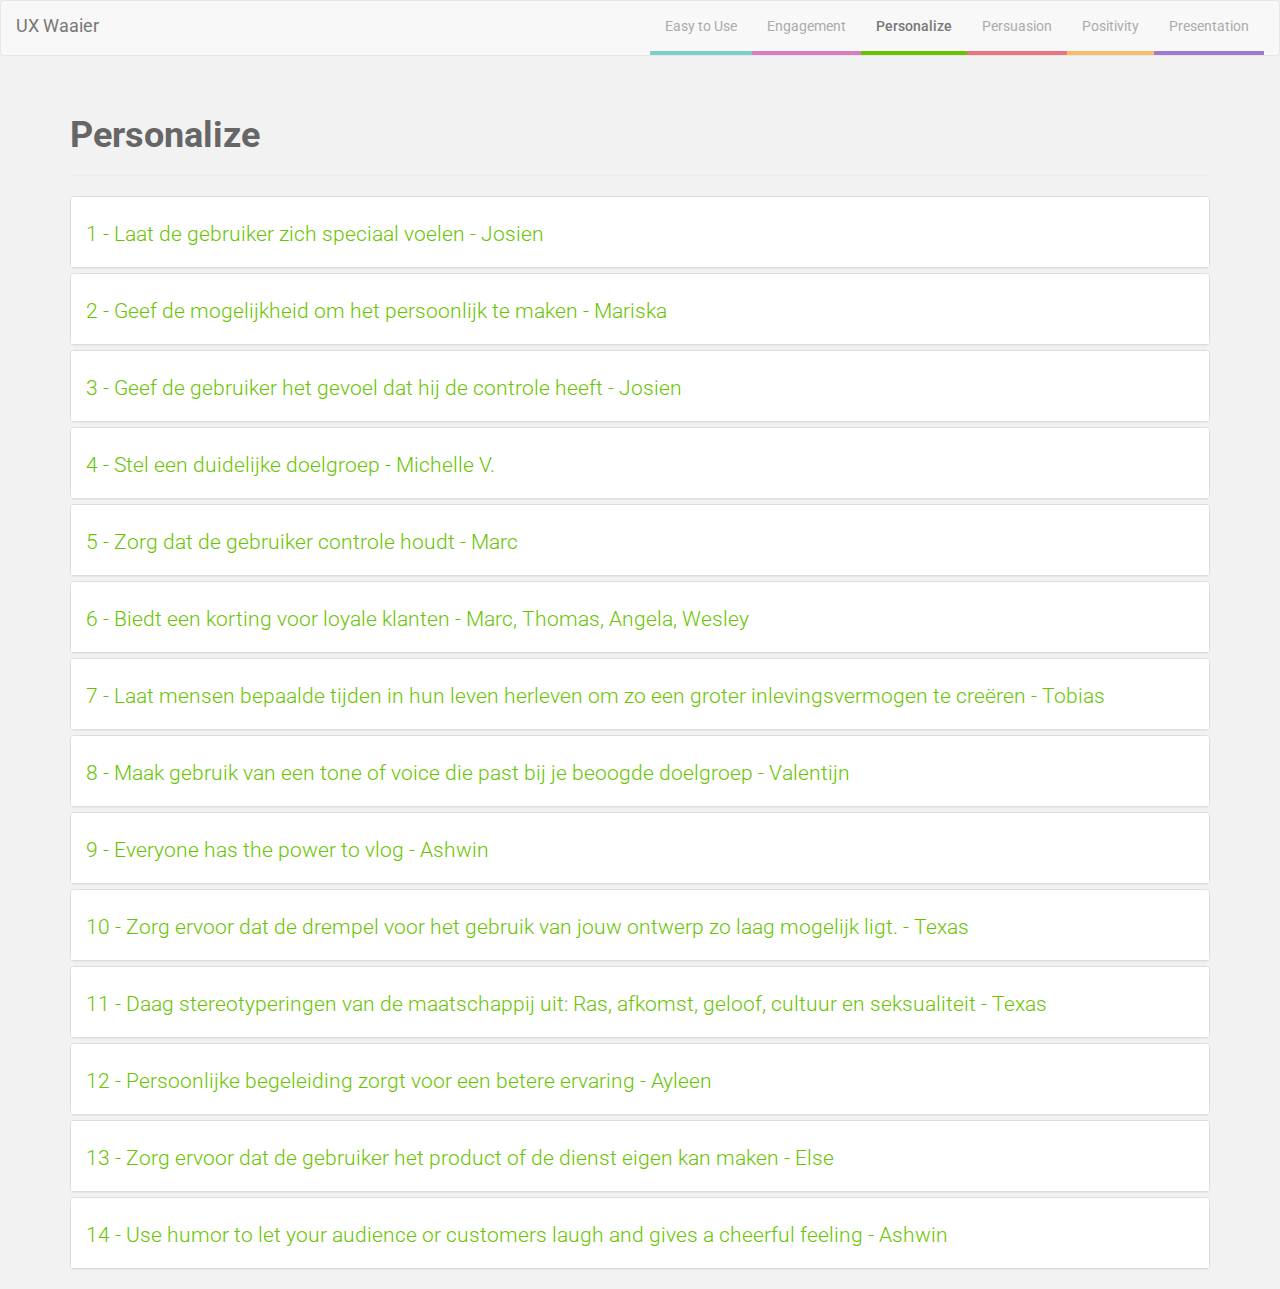
<file: personalize.html>
<!DOCTYPE html>
<html ng-app='prototypeApp' lang='nl'>
    <head>
        <meta charset='utf-8'>
        <meta http-equiv='X-UA-Compatible' content = 'IE=edge'>
        <meta name='viewport' content='width=device-width, initial-scale=1'>
        <title>UX Waaier</title>
        <link href='bower_components/bootstrap/dist/css/bootstrap.css' rel='stylesheet' />
        <link href='css/styles.css' rel='stylesheet'>
        <link href='https://fonts.googleapis.com/css?family=Roboto:100,300,400,500,700,900' rel='stylesheet' type='text/css'>
    </head>
    <body>

        <nav class='navbar navbar-default'>
          <div class='container-fluid'>
            <!-- Brand and toggle get grouped for better mobile display -->
            <div class='navbar-header'>
              <button type='button' class='navbar-toggle collapsed' data-toggle='collapse' data-target='#bs-example-navbar-collapse-1' aria-expanded='false'>
                <span class='sr-only'>Toggle navigation</span>
                <span class='icon-bar'></span>
                <span class='icon-bar'></span>
                <span class='icon-bar'></span>
              </button>
              <a class='navbar-brand' href='#'>UX Waaier</a>
            </div>

            <div class='collapse navbar-collapse' id='bs-example-navbar-collapse-1'>
              <ul class='nav navbar-nav navbar-right'>
                <li><a href='easy.html' class='easyToUse-head'>Easy to Use</a></li>
                <li><a href='engage.html' class='engagement-head'>Engagement</a></li>
                <li><a href='personalize.html' class='personalize-head active-head'>Personalize</a></li>
                <li><a href='persuasion.html' class='persuasion-head'>Persuasion</a></li>
                <li><a href='positivity.html' class='positivity-head'>Positivity</a></li>
                <li><a href='presentation.html' class='presentation-head'>Presentation</a></li>
              </ul>
            </div>
          </div>
        </nav>

        <div class='container'>
            <div class="page-header">
              <h1 style='font-weight: 700; color: #666666 !important;'>Personalize</small></h1>
            </div>
            <div class='row'>
                <div class='col-lg-12'>
                    <div class="panel-group" id="accordion" role="tablist" aria-multiselectable="true">
                      <div class="panel panel-default">
                        <div class="panel-heading" role="tab" id="headingOne">
                          <h4 class="panel-title richtlijn-title personalize-title">
                            <a role="button" data-toggle="collapse" data-parent="#accordion" href="#collapseOne" aria-expanded="false" aria-controls="collapseOne">
                                <!-- DIT IS DE RICHTLIJN TITEL!!!!!!! -->
                              1 - Laat de gebruiker zich speciaal voelen - Josien
                            </a>
                          </h4>
                        </div>
                        <div id="collapseOne" class="panel-collapse collapse" role="tabpanel" aria-labelledby="headingOne">
                          <div class="panel-body">
                            <!-- DIT IS DE RICHTLIJN CONTENT !!!!!!!!! -->
                            <p><b>Oorsprong</b></p>
                            <p>Ik was in de Pathe op Spuiplein om de film Doctor Strange te bekijken en wat ik daar merkte was dat er verschillende keren tegen mij werd gezegd “Geniet van de film”, “Fijne avond” door medewerkers van de Pathe. Ook de speech bubble in de vorm van het logo van Pathé wensten mij “welkom” en bij de uitgang tot “ziens”.</p>
                            <p><b>Beschrijving</b></p>
                            <p>De richtlijn “Laat de gebruiker zich speciaal voelen” slaat op het persoonlijk maken van een handeling of product om de gebruiker het gevoel te geven dat hij gezien wordt. Wanneer een gebruiker zoals bij Pathé persoonlijk wordt begroet dan geeft dat een speciaal gevoel, “Hij wenst mij een fijne avond”. Je voelt dan een soort van band met het merk omdat er een-op-een met je wordt gecommuniceerd. Je bent dan sneller geneigd om de volgende keer weer naar dezelfde bioscoop te gaan, omdat je een goede ervaring ermee hebt.</p>
                            <p><b>Toepassen UX domein</b></p>
                            <p>Je zou deze richtlijn in het UX domein kunnen toepassen door de gebruiker bijvoorbeeld bij zijn naam aan te spreken of iets persoonlijks te zeggen wanneer hij inlogt. Ik vind dat Facebook dat op dit moment goed doet met de kleine blokken boven in je tijdlijn. Hij zegt bijvoorbeeld heel simpel “Goedemorgen Josien, neem vandaag je paraplu mee naar je werk want het kan gaan regenen”.</p>
                             <img src="img/1personalize(Josien).jpg" face" height="242" width="242" class='img-responsive'>
							   <p><b>Bron</b></p>
							<p>http://www.marketingfacts.nl/berichten/kansen-en-valkuilen-personaliseren-online-klantbeleving<!--HIER KOMT DE BRON LINK!!!!--></p>
                          </div>
                        </div>
                      </div>
                      <div class="panel panel-default">
                        <div class="panel-heading" role="tab" id="headingTwo">
                          <h4 class="panel-title richtlijn-title personalize-title">
                            <a class="collapsed" role="button" data-toggle="collapse" data-parent="#accordion" href="#collapseTwo" aria-expanded="false" aria-controls="collapseTwo">
                              2 -  Geef de mogelijkheid om het persoonlijk te maken - Mariska
                            </a>
                          </h4>
                        </div>
                        <div id="collapseTwo" class="panel-collapse collapse" role="tabpanel" aria-labelledby="headingTwo">
                      <div class="panel-body">                         
                            <p><b>Oorsprong</b></p>
                            <p>Rondleiding door de Witte de Withstraat tijdens de kunstavond</p>
                            <p><b>Beschrijving</b></p>
                            <p>Tijdens de kunstavond in Rotterdam kregen wij een rondleiding langs verschillende locaties. Dit ging in groepsverband met vier anderen. Twee van die anderen spraken een andere taal, daarom ging de rondleiding in het Engels om het ook voor hen persoonlijker te maken.</p>
                            <p><b>Toepassen UX domein</b></p>
                            <p>Laat de gebruiker zelf persoonlijke aanpassingen maken zoals de taal van de website.</p>
                            <img src="img/2personalize(Mariska.JPG" face" height="242" width="242" class='img-responsive'>
							   <p><b>Bron</b></p>
							<p>-<!--HIER KOMT DE BRON LINK!!!!--></p>
                          </div>
                        </div>
                      </div>
                      <div class="panel panel-default">
                        <div class="panel-heading" role="tab" id="headingThree">
                          <h4 class="panel-title richtlijn-title personalize-title">
                            <a class="collapsed" role="button" data-toggle="collapse" data-parent="#accordion" href="#collapseThree" aria-expanded="false" aria-controls="collapseThree">
                              3 - Geef de gebruiker het gevoel dat hij de controle heeft - Josien
                            </a>
                          </h4>
                        </div>
                        <div id="collapseThree" class="panel-collapse collapse" role="tabpanel" aria-labelledby="headingThree">
                          <div class="panel-body">                         
                            <p><b>Oorsprong</b></p>
                            <p>Ik was bij het feest Superstijl waarbij je om het kwartier kon kiezen tussen 3 muziekstijlen en de stijl die de meeste stemmen had werd dat kwartier gedraaid. Wat ik merkte was dat je mensen helemaal blij zag worden wanneer hun muziekstijl de meeste stemmen had gekregen. Ze gingen dan helemaal los op de nummers die werden gedraaid.</p>
                            <p><b>Beschrijving</b></p>
                            <p>Wanneer je de gebruiker het gevoel geeft dat hij de controle heeft dan voelt hij zich alsof hij kan beslissen wat er gebeurt. Het is dan "veilig" om erheen te gaan of er gebruik van te maken. De gebruiker heeft dan het gevoel dat hij serieus wordt genomen en onderdeel is van een proces.</p>
                            <p><b>Toepassen UX domein</b></p>
                            <p>Je kunt deze richtlijn toepassen in het UX domein door de gebruiker zelf te laten kiezen welke stappen hij onderneemt zodat hij kan ontdekken wat er allemaal te vinden is op een site. Zo zou je bijvoorbeeld gebruik kunnen maken van filters wanneer de website zich daarvoor leent om de gebruiker het gevoel te geven dat hij zelf kan bepalen wat hij te zien krijgt.</p>
                            <img src="img/3personalize(Josien).JPG" face" height="242" width="242" class='img-responsive'>
							   <p><b>Bron</b></p>
							<p>http://www.omgevingspsycholoog.nl/controle/ 
https://www.nngroup.com/articles/customization-personalization/<!--HIER KOMT DE BRON LINK!!!!--></p>
                          </div>
                        </div>
                      </div>
					      <div class="panel panel-default">
                        <div class="panel-heading" role="tab" id="headingFour">
                          <h4 class="panel-title richtlijn-title personalize-title">
                            <a class="collapsed" role="button" data-toggle="collapse" data-parent="#accordion" href="#collapseFour" aria-expanded="false" aria-controls="collapseFour">
                              4 -  Stel een duidelijke doelgroep - Michelle V.
                            </a>
                          </h4>
                        </div>
                        <div id="collapseFour" class="panel-collapse collapse" role="tabpanel" aria-labelledby="headingFour">
                          <div class="panel-body">
                            <p><b>Oorsprong</b></p>
                            <p>Pathé Ladies Night </p>                       
                            <p><b>Beschrijving</b></p>
                            <p>Pathé ladies night is een speciale avond bij Pathé en alleen voor vrouwelijke filmliefhebbers. Er wordt hier dus een duidelijke doelgroep gesteld en dit laten zij ook zien met de promotie van deze ladies night.</p>
                            <p><b>Toepassen UX domein</b></p>
                            <p>Zorg ook dat er wordt getest met de juiste doelgroep, zodat je precies achter de behoeftes van de gebruiker komt. Laat de gebruiker het idee krijgen dat jouw website/ontwerp speciaal voor hem is ontworpen, zij moeten zich er thuis voelen en zich verbonden voelen met de inhoud.</p>
                            <img src="img/4personalize(Michelle V).png" face" height="242" width="242" class='img-responsive'>
							   <p><b>Bron</b></p>
							<p>http://www.bitcatcha.com/blog/2015/how-to-define-your-users-find-them-solve-their-problems/<!--HIER KOMT DE BRON LINK!!!!--></p>
                            </div>
                        </div>
                      </div>
					      <div class="panel panel-default">
                        <div class="panel-heading" role="tab" id="headingFive">
                          <h4 class="panel-title richtlijn-title personalize-title">
                            <a class="collapsed" role="button" data-toggle="collapse" data-parent="#accordion" href="#collapseFive" aria-expanded="false" aria-controls="collapseFive">
                              5 -  Zorg dat de gebruiker controle houdt - Marc
                            </a>
                          </h4>
                        </div>
                        <div id="collapseFive" class="panel-collapse collapse" role="tabpanel" aria-labelledby="headingFive">
                          <div class="panel-body">
                            <p><b>Oorsprong</b></p>
                            <p>Bij de Shell generation discover festival waren er veel interactieve spellen te spelen om mensen te informeren over de duurzaamheid van Shell.</p>                            
                            <p><b>Beschrijving</b></p>
                            <p>De gebruiker moet altijd het gevoel krijgen dat hij in controle is. Dit gevoel wordt bij de gebruiker opgewekt door veel interactie mogelijk te maken.</p>
                            <p><b>Toepassen UX domein</b></p>
                            <p>Ook bij webdesign zijn er veel aspecten die op de website interactief gemaakt kunnen worden om de gebruiker het gevoel te geven dat ze in controle zijn. Zo kan een filmpje of foto slider automatisch worden afgespeeld, maar kan deze ook clickable gemaakt worden. </p>
                            <img src="img/filmpje.png" face" height="242" width="242" class='img-responsive'>
							   <p><b>Bron</b></p>
							<p>http://www.webdesign.nl/nieuws/261/5+ux+richtlijnen+voor+een+verbeterde+gebruikservaringbiedt<!--HIER KOMT DE BRON LINK!!!!--></p>
                            </div>
                        </div>
                      </div>
					      <div class="panel panel-default">
                        <div class="panel-heading" role="tab" id="headingSix">
                          <h4 class="panel-title richtlijn-title personalize-title">
                            <a class="collapsed" role="button" data-toggle="collapse" data-parent="#accordion" href="#collapseSix" aria-expanded="false" aria-controls="collapseSix">
                              6 -  Biedt een korting voor loyale klanten - Marc, Thomas, Angela, Wesley
                            </a>
                          </h4>
                        </div>
                        <div id="collapseSix" class="panel-collapse collapse" role="tabpanel" aria-labelledby="headingSix">
                          <div class="panel-body">
                            <p><b>Oorsprong</b></p>
                            <p>Deze richtlijn komt voort uit mijn bezoek aan de bioscoopfilm (dr. Strange) in Den Haag. In de reclame voor de film kwam dit onderdeel naar voren. Ook wordt er in de bioscoop gepromote. </p>                       
                            <p><b>Beschrijving</b></p>
                            <p>Bij de Pathé bioscoop bieden ze een Pathé pas aan in de vorm van een abonnement. Klanten die vaak naar dezelfde bioscoop gaan kunnen hiermee voor een hele schappelijke prijs zo vaak als ze willen naar de film. </p>
                            <p><b>Toepassen UX domein</b></p>
                            <p>Ook op een website kan een cadeau of korting gegeven worden aan klanten die vaak de website bezoeken. Dit maakt het interessant voor hen om bij een bedrijf te blijven. Als het cadeau vervolgens gespecialiseerd wordt per klant, creëert het bedrijf een band met de consument. </p>
                            <img src="img/pathe.png" face" height="242" width="242" class='img-responsive'>
							   <p><b>Bron</b></p>
							<p>http://interactions.acm.org/archive/view/september-october-2015/designing-through-value-constellations
                <!--HIER KOMT DE BRON LINK!!!!--></p>
                            </div>
                        </div>
                      </div>
					      <div class="panel panel-default">
                        <div class="panel-heading" role="tab" id="headingSeven">
                          <h4 class="panel-title richtlijn-title personalize-title">
                            <a class="collapsed" role="button" data-toggle="collapse" data-parent="#accordion" href="#collapseSeven" aria-expanded="false" aria-controls="collapseSeven">
                              7 -  Laat mensen bepaalde tijden in hun leven herleven om zo een groter inlevingsvermogen te creëren - Tobias
                            </a>
                          </h4>
                        </div>
                        <div id="collapseSeven" class="panel-collapse collapse" role="tabpanel" aria-labelledby="headingSeven">
                          <div class="panel-body">
                            <p><b>Oorsprong</b></p>
                            <p>Deze richtlijn komt uit het Philips Museum. Daar hadden ze afgesloten kamertjes die op een bepaalde tijd gebaseerd waren. In deze kamertjes stonden allerlei nostalgische dingen zoals een foto van David Bowie etc. </p>                 
                            <p><b>Beschrijving</b></p>
                            <p>Wanneer er nostalgische accenten in een bepaalde omgeving voorkomen zullen mensen deze gaan associëren met een bepaalde tijd/fasen in hun leven. Het effect hiervan is dat zij zich beter kunnen inleven in die tijd. Dit heeft grotendeels te maken met het feit dat ze die tijd zelf mee hebben gemaakt.  </p>
                            <p><b>Toepassen UX domein</b></p>
                            <p>Je zou de richtlijn in het UX domein bijvoorbeeld kunnen toepassen bij het organiseren van activiteiten/evenementen voor ouderen. Zorg er dan voor dat er veel nostalgische accenten te vinden zijn bij het evenement. Hierdoor zullen de ouderen zich eerder fijn voelen bij het evenement.</p>
                            <img src="img/404.png" face" height="242" width="242" class='img-responsive'>
							   <p><b>Bron</b></p>
							<p>http://www.dokter.nl/forum/ psychiatrie/328729-verlangen-naar-vroeger<br/>
http://puchtours.nl/<!--HIER KOMT DE BRON LINK!!!!--></p>
                            </div>
                        </div>
                      </div>
					      <div class="panel panel-default">
                        <div class="panel-heading" role="tab" id="headingEight">
                          <h4 class="panel-title richtlijn-title personalize-title">
                            <a class="collapsed" role="button" data-toggle="collapse" data-parent="#accordion" href="#collapseEight" aria-expanded="false" aria-controls="collapseEight">
                              8 -  Maak gebruik van een tone of voice die past bij je beoogde doelgroep - Valentijn
                            </a>
                          </h4>
                        </div>
                        <div id="collapseEight" class="panel-collapse collapse" role="tabpanel" aria-labelledby="headingEight">
                          <div class="panel-body">
                            <p><b>Oorsprong</b></p>
                            <p>Deze richtlijn is tot stand gekomen aan de hand van de tone of voice die het shell festival aannam richting hun bezoekers.</p>                      
                            <p><b>Beschrijving</b></p>
                            <p>Door goed gebruik te maken van de juiste tone of voice kun je inspelen op de emoties van de gebruiker.</p>
                            <p><b>Toepassen UX domein</b></p>
                            <p>De tone of voice is een belangrijk onderdeel voor elk bedrijf dat zich op het internet aanbiedt. Een goed voorbeeld is mailchimp welke hun content erg informeel houden.</p>
                            <img src="img/valentijn1.png" face" height="242" width="242" class='img-responsive'>
							   <p><b>Bron</b></p>
							<p>http://www.webdesign.nl/nieuws/261/5+ux+richtlijnen+voor+een+verbeterde+gebruikservaringbiedt<!--HIER KOMT DE BRON LINK!!!!--></p>
                            </div>
                        </div>
                      </div>
					      <div class="panel panel-default">
                        <div class="panel-heading" role="tab" id="headingNine">
                          <h4 class="panel-title richtlijn-title personalize-title">
                            <a class="collapsed" role="button" data-toggle="collapse" data-parent="#accordion" href="#collapseNine" aria-expanded="false" aria-controls="collapseNine">
                              9 -  Everyone has the power to vlog - Ashwin
                            </a>
                          </h4>
                        </div>
                        <div id="collapseNine" class="panel-collapse collapse" role="tabpanel" aria-labelledby="headingNine">
                          <div class="panel-body">
                            <p><b>Oorsprong</b></p>
                            <p>Surf and play Rotterdam</p>                        
                            <p><b>Beschrijving</b></p>
                            <p>Iedereen heeft de kracht om te vloggen. Elke vlogger heeft zijn eigen inhoud. Dat maakt een vlogger uniek.</p>
                            <p><b>Toepassen UX domein</b></p>
                            <p>Iedereen kan vloggen volgens het bedrijf media play. Voordat je hiermee begint is het verstandig om goed onderzoek te doen. Stel jezelf vragen zoals: voor wie vlog ik en waar zullen mijn vlogs over gaan? </p>
                            <img src="img/ashwin-vlog.png" face" height="242" width="242" class='img-responsive'>
							   <p><b>Bron</b></p>
							<p>(http://www.vlognation.com/vlog-tips-for-new-youtube-vloggers/)<br/>
(http://www.prodohousing.com/community/10-steps-great-ux-introduction-vlog-series-step-1/)<!--HIER KOMT DE BRON LINK!!!!--></p>
                            </div>
                        </div>
                      </div>
                        <div class="panel panel-default">
                        <div class="panel-heading" role="tab" id="headingTen">
                          <h4 class="panel-title richtlijn-title personalize-title">
                            <a class="collapsed" role="button" data-toggle="collapse" data-parent="#accordion" href="#collapseTen" aria-expanded="false" aria-controls="collapseTen">
                              10 -  Zorg ervoor dat de drempel voor het gebruik van jouw ontwerp zo laag mogelijk ligt. - Texas 
                            </a>
                          </h4>
                        </div>
                        <div id="collapseTen" class="panel-collapse collapse" role="tabpanel" aria-labelledby="headingTen">
                      <div class="panel-body">                         
                            <p><b>Oorsprong</b></p>
                            <p>Design Disruptors, design discipline </p>
                            <p><b>Beschrijving</b></p>
                            <p>Vrijdag 23 september ben ik naar de screening van de design documentaire Invision Design Disruptors geweest in Het Industriegebouw gelegen in Rotterdam. Designers van de grootste tech-bedrijven ter wereld vertellen in deze documentaire hun zicht op design digitale producten. Een passage uit de documentaire was Make your product easy to open and to use, this is important because there’s so many information available nowadays. Ik vind dit een prachtige richtlijn, omdat hij in zijn simpliciteit bijna verhult hoe moeilijk het is om aan deze richtlijn te voldoen.</p>
                            <p><b>Toepassen UX domein</b></p>
                            <p>org ervoor dat de gebruikers waar je voor ontwerpt makkelijk jouw product kunnen oproepen, opstarten of in gebruik kunnen nemen. Stel jezelf de vraag: “Waarom zouden mensen jouw product gebruiken en niet product x ?</p>
                            <img src="img/10personalize.JPG" face" height="242" width="242" class='img-responsive'>
							   <p><b>Bron</b></p>
							<p><!--HIER KOMT DE BRON LINK!!!!--></p>
                          </div>
                        </div>
                      </div>
                        <div class="panel panel-default">
                        <div class="panel-heading" role="tab" id="headingEleven">
                          <h4 class="panel-title richtlijn-title personalize-title">
                            <a class="collapsed" role="button" data-toggle="collapse" data-parent="#accordion" href="#collapseEleven" aria-expanded="false" aria-controls="collapseEleven">
                              11 -  Daag stereotyperingen van de maatschappij uit: Ras, afkomst, geloof, cultuur en seksualiteit - Texas
                            </a>
                          </h4>
                        </div>
                        <div id="collapseEleven" class="panel-collapse collapse" role="tabpanel" aria-labelledby="headingEleven">
                      <div class="panel-body">                         
                            <p><b>Oorsprong</b></p>
                            <p>Witte de Withstraat Rotterdam, kunst discipline</p>
                            <p><b>Beschrijving</b></p>
                            <p>Vrijdag 16 september ben ik naar de Kunstavond XL in Rotterdam geweest. De Kunstavond is een initiatief vanuit de stad om alle kunstenaars, hobbyisten, cultuursnuivers en studenten een podium te geven. Éen expositiewerk dat ik deze avond heb gezien was de korte film ‘An honorable man’ door Julius Thissen in de expositieruimte van MAMA in Rotterdam. In zijn werk onderzoekt hij de grenzen van (stereotype) mannelijkheid en deze korte film toont hij een jongen en meisje op een atletiekbaan die achteraf voor heel veel discussie zorgt.</p>
                            <p><b>Toepassen UX domein</b></p>
                            <p>Laat je publiek nadenken over stereotyperingen in de maatschappij door deze te doorbreken.</p>
                            <img src="img/11personalize.JPG" face" height="242" width="242" class='img-responsive'>
							   <p><b>Bron</b></p>
							<p><!--HIER KOMT DE BRON LINK!!!!--></p>
                          </div>
                        </div>
                      </div>
                        <div class="panel panel-default">
                        <div class="panel-heading" role="tab" id="headingTwelve">
                          <h4 class="panel-title richtlijn-title personalize-title">
                            <a class="collapsed" role="button" data-toggle="collapse" data-parent="#accordion" href="#collapseTwelve" aria-expanded="false" aria-controls="collapseTwelve">
                              12 -  Persoonlijke begeleiding zorgt voor een betere ervaring - Ayleen
                            </a>
                          </h4>
                        </div>
                        <div id="collapseTwelve" class="panel-collapse collapse" role="tabpanel" aria-labelledby="headingTwelve">
                      <div class="panel-body">                         
                            <p><b>Oorsprong</b></p>
                            <p>Kunst, Witte de Withstraat, kunstavond</p>
                            <p><b>Beschrijving</b></p>
                            <p>We hadden een persoonlijke begeleiding tijdens de kunstavond, die ons kon toelichten wat de achterliggende gedachte was en je kon haar altijd vragen stellen. Dit is fijn voor de experience. </p>
                            <p><b>Toepassen UX domein</b></p>
                            <p>De kunst die ze tentoon stellen laat de toeschouwers beseffen dat wij iedereen in stereotypen indelen. Deze vooroordelen willen ze doorbreken met de kunst die de kunstenaars maken. </p>
                            <img src="img/12personalize.jpeg" face" height="242" width="242" class='img-responsive'>
							   <p><b>Bron</b></p>
							<p>-<!--HIER KOMT DE BRON LINK!!!!--></p>
                          </div>
                        </div>
                      </div>
                      <div class="panel panel-default">
                        <div class="panel-heading" role="tab" id="headingThirtheen">
                          <h4 class="panel-title richtlijn-title personalize-title">
                            <a class="collapsed" role="button" data-toggle="collapse" data-parent="#accordion" href="#collapseThirtheen" aria-expanded="false" aria-controls="collapseThirtheen">
                              13 -  Zorg ervoor dat de gebruiker het product of de dienst eigen kan maken - Else
                            </a>
                          </h4>
                        </div>
                        <div id="collapseThirtheen" class="panel-collapse collapse" role="tabpanel" aria-labelledby="headingThirtheen">
                          <div class="panel-body">
                            <p><b>Mediacenter Rotterdam Surfandplay</b></p>
                            <p>Doordat de gebruiker de app/website etc. kan personaliseren zal hij er meer waarde aan gaan hechten. Het voelt als iets wat van hem is, en wat hij heeft gemaakt. </p>                 
                            <p><b>Beschrijving</b></p>
                            <p>Wanneer er nostalgische accenten in een bepaalde omgeving voorkomen zullen mensen deze gaan associëren met een bepaalde tijd/fasen in hun leven. Het effect hiervan is dat zij zich beter kunnen inleven in die tijd. Dit heeft grotendeels te maken met het feit dat ze die tijd zelf mee hebben gemaakt.  </p>
                            <p><b>Toepassen UX domein</b></p>
                            <p>Toepassen in het UX domein kan bijvoorbeeld door de gebruiker zelf zijn avatar te laten kiezen in een app.</p>
                            <img src="img/404.png" face" height="242" width="242" class='img-responsive'>
							   <p><b>Bron</b></p>
							<p>-<!--HIER KOMT DE BRON LINK!!!!--></p>
                            </div>
                        </div>
                      </div>
					  <div class="panel panel-default">
                        <div class="panel-heading" role="tab" id="headingFourtheen">
                          <h4 class="panel-title richtlijn-title personalize-title">
                            <a class="collapsed" role="button" data-toggle="collapse" data-parent="#accordion" href="#collapseFourtheen" aria-expanded="false" aria-controls="collapseFourtheen">
                              14 -  Use humor to let your audience or customers laugh and gives a cheerful feeling - Ashwin
                            </a>
                          </h4>
                        </div>
                        <div id="collapseFourtheen" class="panel-collapse collapse" role="tabpanel" aria-labelledby="headingFourtheen">
                       <div class="panel-body">                         
                            <p><b>Oorsprong</b></p>
                            <p>Blended festival Den Haag</p>
                            <p><b>Beschrijving</b></p>
                            <p>Gebruik humor om gebruikers de technische problemen te laten begrijpen.</p>
                            <p><b>Toepassen UX domein</b></p>
                            <p>Gebruikt het in je designs maar ook voor development. Niet iedereen weet wat de code 404
							betekend. De panda maakt het duidelijker. </p>
              <img src="img/404.png" face" height="242" width="242" class='img-responsive'>
							<p><b>Bron</b></p>
							<p>http://www.slideshare.net/think360studio/ux-humor- jokes-and- funny-quotes</p>
                          </div>
                        </div>
                      </div>
                    </div>
                </div>
            </div>
        </div>

        <!-- jQuery (necessary for Bootstrap's JavaScript plugins) -->
        <script src='bower_components/jquery/dist/jquery.min.js'></script>
        <!-- JS needed for Bootstrap -->
        <script src='bower_components/bootstrap/dist/js/bootstrap.js'></script>
    </body>
</html>
</file>
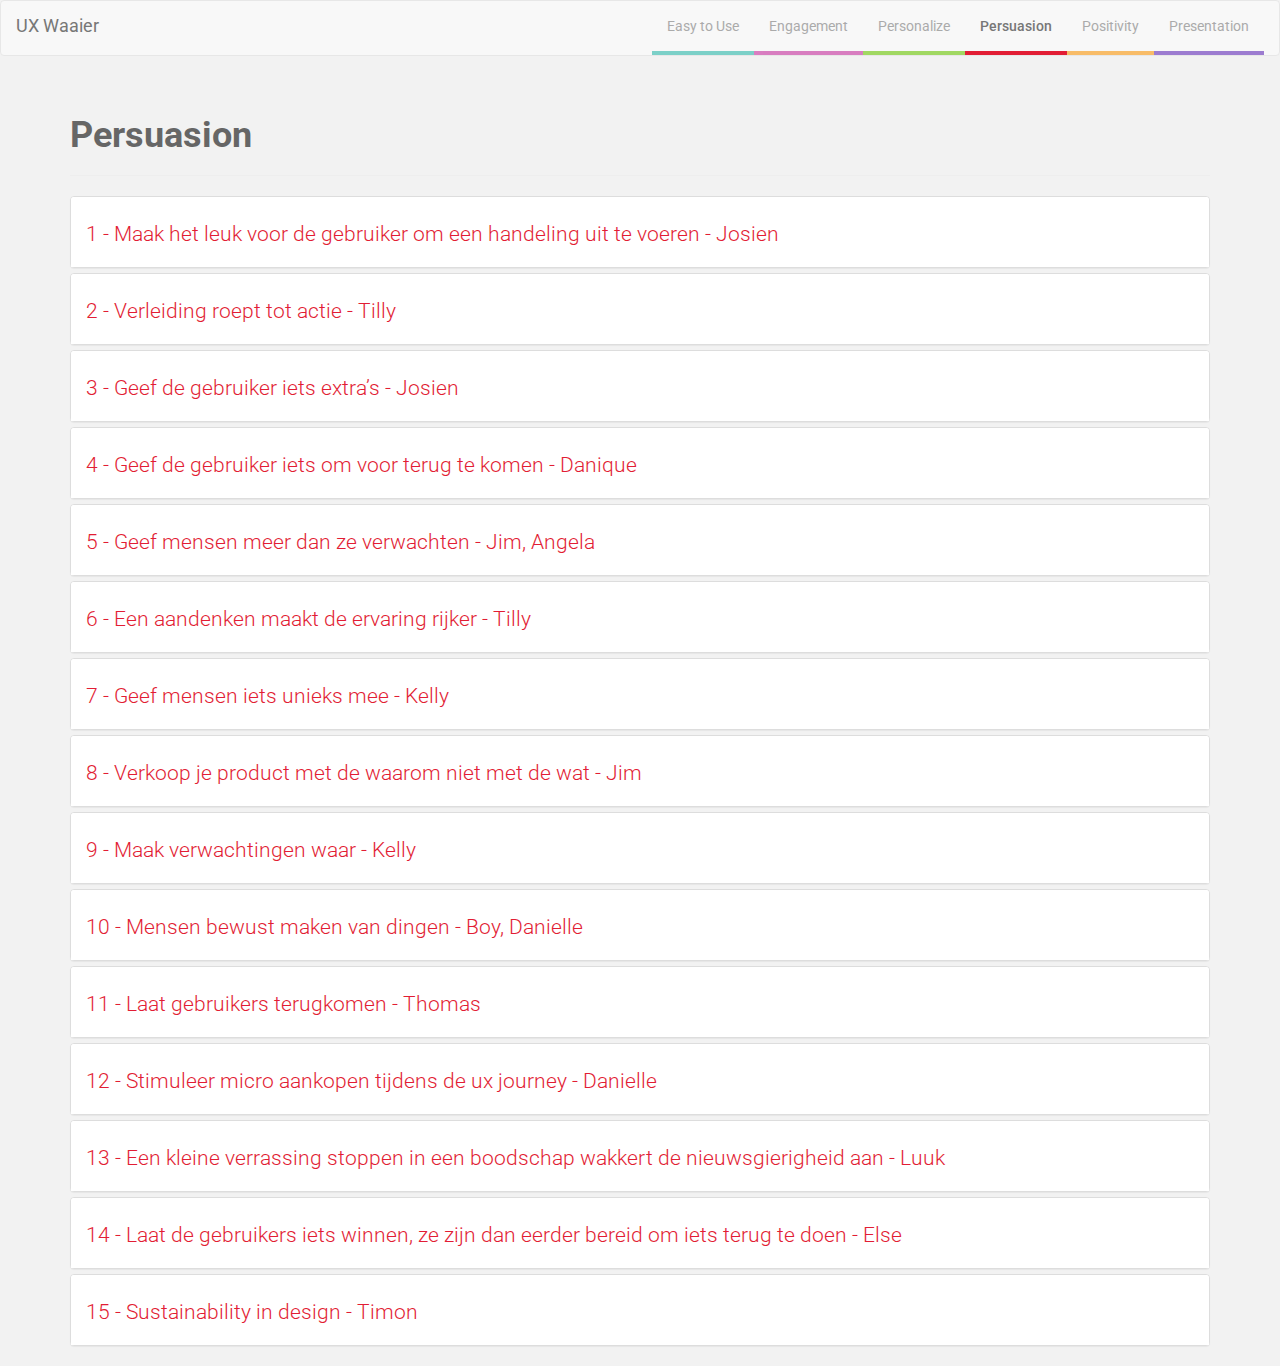
<file: persuasion.html>
<!DOCTYPE html>
<html ng-app='prototypeApp' lang='nl'>
    <head>
        <meta charset='utf-8'>
        <meta http-equiv='X-UA-Compatible' content = 'IE=edge'>
        <meta name='viewport' content='width=device-width, initial-scale=1'>
        <title>UX Waaier</title>
        <link href='bower_components/bootstrap/dist/css/bootstrap.css' rel='stylesheet' />
        <link href='css/styles.css' rel='stylesheet'>
        <link href='https://fonts.googleapis.com/css?family=Roboto:100,300,400,500,700,900' rel='stylesheet' type='text/css'>
    </head>
    <body>

        <nav class='navbar navbar-default'>
          <div class='container-fluid'>
            <!-- Brand and toggle get grouped for better mobile display -->
            <div class='navbar-header'>
              <button type='button' class='navbar-toggle collapsed' data-toggle='collapse' data-target='#bs-example-navbar-collapse-1' aria-expanded='false'>
                <span class='sr-only'>Toggle navigation</span>
                <span class='icon-bar'></span>
                <span class='icon-bar'></span>
                <span class='icon-bar'></span>
              </button>
              <a class='navbar-brand' href='#'>UX Waaier</a>
            </div>

            <div class='collapse navbar-collapse' id='bs-example-navbar-collapse-1'>
              <ul class='nav navbar-nav navbar-right'>
                <li><a href='easy.html' class='easyToUse-head'>Easy to Use</a></li>
                <li><a href='engage.html' class='engagement-head'>Engagement</a></li>
                <li><a href='personalize.html' class='personalize-head'>Personalize</a></li>
                <li><a href='persuasion.html' class='persuasion-head active-head'>Persuasion</a></li>
                <li><a href='positivity.html' class='positivity-head'>Positivity</a></li>
                <li><a href='presentation.html' class='presentation-head'>Presentation</a></li>
              </ul>
            </div>
          </div>
        </nav>

        <div class='container'>
            <div class="page-header">
              <h1 style='font-weight: 700; color: #666666 !important;'>Persuasion</small></h1>
            </div>
            <div class='row'>
                <div class='col-lg-12'>
                    <div class="panel-group" id="accordion" role="tablist" aria-multiselectable="true">
                      <div class="panel panel-default">
                        <div class="panel-heading" role="tab" id="headingOne">
                          <h4 class="panel-title richtlijn-title persuasion-title">
                            <a role="button" data-toggle="collapse" data-parent="#accordion" href="#collapseOne" aria-expanded="false" aria-controls="collapseOne">
                                <!-- DIT IS DE RICHTLIJN TITEL!!!!!!! -->
                              1 - Maak het leuk voor de gebruiker om een handeling uit te voeren - Josien
                            </a>
                          </h4>
                        </div>
                        <div id="collapseOne" class="panel-collapse collapse" role="tabpanel" aria-labelledby="headingOne">
                          <div class="panel-body">
                            <!-- DIT IS DE RICHTLIJN CONTENT !!!!!!!!! -->
                            <p><b>Oorsprong</b></p>
                            <p>Deze richtlijn is afkomstig uit de Efteling. Ik zag Holle Bolle Gijs staan, een bekend gezicht in de efteling dat eigenlijk gewoon een prullenbak is. “Papier hier” zegt hij altijd en hij heeft daarbij zijn mond wijd open. Je ziet altijd kinderen bij hem staan die lachen en het toch ook een beetje spannend vinden om het papiertje in de mond van Gijs te gooien.</p>
                            <p><b>Beschrijving</b></p>
                            <p>De richtlijn “Maak het leuk voor de gebruiker om een handeling uit te voeren” slaat op de manier waarop je iets brengt. Je wil dat mensen iets gaan doen en bedenkt iets waardoor ze dat ook willen gaan doen. Zo wil de Efteling dat het park schoon blijft en mensen hun troep gewoon in de prullenbak gooien en hebben ze Holle Bolle Gijs bedacht die het leuk maakt voor de bezoekers om hun afval in de mond van de grote reus te stoppen.</p>
                            <p><b>Toepassen UX domein</b></p>
                            <p>Een voorbeeld van een manier waarop je deze richtlijn in het UX-domein kunt toepassen is door gebruik te maken van humor,  een betaalproces dat langdradig is en waarbij je veel gegevens in moet vullen kun je leuker maken door er een experience omheen te verzinnen. Misschien kun je het bijna als een game maken met levels, dat je bijvoorbeeld een prinses moet redden uit een hoge toren en dat je elke keer een stapje verder komt bij het invullen van een groepje gegevens.</p>
                             <img src="img/1persuasion(Josien).JPG" face" height="242" width="242" class='img-responsive'>
							   <p><b>Bron</b></p>
							<p>https://www.smashingmagazine.com/2012/04/gamification-ux-users-win-lose/ <br/>
http://www.awwwards.com/gamification-and-user-experience.html<!--HIER KOMT DE BRON LINK!!!!--></p>
                          </div>
                        </div>
                      </div>
                      <div class="panel panel-default">
                        <div class="panel-heading" role="tab" id="headingTwo">
                          <h4 class="panel-title richtlijn-title persuasion-title">
                            <a class="collapsed" role="button" data-toggle="collapse" data-parent="#accordion" href="#collapseTwo" aria-expanded="false" aria-controls="collapseTwo">
                              2 -  Verleiding roept tot actie - Tilly
                            </a>
                          </h4>
                        </div>
                        <div id="collapseTwo" class="panel-collapse collapse" role="tabpanel" aria-labelledby="headingTwo">
                          <div class="panel-body">
                            <p><b>Oorsprong</b></p>
                            <p>Fronteers bijeenkomst, schipholgebouw Amsterdam</p>                           
                            <p><b>Beschrijving</b></p>
                            <p>Door mensen te verleiden zorg je ervoor dat men tot actie komt. </p>
                            <p><b>Toepassen UX domein</b></p>
                            <p>Door men bijvoorbeeld te verleiden met een leuke actie op je website zorg je ervoor dat ze je website gaan bezoeken. Maar ook door de website gangbaar te maken en soms een beetje ondeugend te zijn zorg ervoor dat je men kan verleiden tot actie. Als je zorgt dat je ze verrast dan kan je de gebruiker een ervaring meegeven.
Bv: Op 						groupon laten je zien hoeveel je bespaart, hoeveel tijd je nog hebt, hoeveel mensen “ook” naar de deal kijken en mooie foto’s. Al deze onderdelen verleiden je de deal te kopen. Dus de verleidingen zorgen dat je actie onderneemt.</p>
 <img src="img/tilly4.png" face" height="242" width="242" class='img-responsive'>
							<p><b>Bron</b></p>
							<p>www.groupon.nl <br/>
http://www.zdnet.com/article/how-to-seduce-your-users-with-web-design/ <!--HIER KOMT DE BRON LINK!!!!--></p>
                            </div>
                        </div>
                      </div>
                        <div class="panel panel-default">
                        <div class="panel-heading" role="tab" id="headingThree">
                          <h4 class="panel-title richtlijn-title persuasion-title">
                            <a role="button" data-toggle="collapse" data-parent="#accordion" href="#collapseThree" aria-expanded="false" aria-controls="collapseThree">
                                <!-- DIT IS DE RICHTLIJN TITEL!!!!!!! -->
                              3 - Geef de gebruiker iets extra’s - Josien
                            </a>
                          </h4>
                        </div>
                        <div id="collapseThree" class="panel-collapse collapse" role="tabpanel" aria-labelledby="headingThree">
                          <div class="panel-body">
                            <!-- DIT IS DE RICHTLIJN CONTENT !!!!!!!!! -->
                            <p><b>Oorsprong</b></p>
                            <p>Ik was in de Koninklijke Schouwburg in Den Haag waar de voorstelling Baantjer speelde. Het verhaal werd het deel voor de pauze opgebouwd van de moord tot het onderzoeken wie dat zou hebben gedaan. In de pauze verwachtte ik gewoon een drankje te gaan drinken in de hal en rustig even te kletsen en daarna weer naar de zaal terug te gaan. Echter, ging het spel in de hal gewoon door, de spelers gingen tussen al het publiek op zoek naar de moordenaar. Mensen werden bij de rechercheur geroepen en moesten een vingerafdruk laten maken en hun alibi te vertellen.</p>
                            <p><b>Beschrijving</b></p>
                            <p>De richtlijn "geef de gebruiker iets extra's" kun je eigenlijk heel letterlijk opvatten. Geef iets extra's. Mensen zijn daar vaak gevoelig voor wanneer ze zomaar iets krijgen, gratis. Wanneer je mensen iets extra's geeft wanneer ze dat niet verwachten doet dat vaak iets met het beeld wat ze ervan hebben. Je krijgt iets dus bent ook sneller bereid iets terug te doen.</p>
                            <p><b>Toepassen UX domein</b></p>
                            <p>Je kunt deze richtlijn toepassen in het UX domein door bijvoorbeeld een shoptegoed van een paar euro te geven klanten wanneer ze iets van meer dan een bepaald bedrag bij je bestellen. Zo krijgt de klant het gevoel dat hij iets extra's, de korting krijgt en bereikt de kledingzaak ermee dat de klant terugkomt naar de winkel.</p>
                             <img src="img/3personalize(Josien).JPG" face" height="242" width="242" class='img-responsive'>
							   <p><b>Bron</b></p>
							<p>https://www.frankwatching.com/archive/2015/08/05/incentives-gebruik-slim-verleid-bezoekers-jaag-weg/ <br/>
http://www.marketingfacts.nl/berichten/de-psychologie-van-het-overtuigen-wederkerigheid<!--HIER KOMT DE BRON LINK!!!!--></p>
                          </div>
                        </div>
                      </div>
					        <div class="panel panel-default">
                        <div class="panel-heading" role="tab" id="headingFour">
                          <h4 class="panel-title richtlijn-title persuasion-title">
                            <a role="button" data-toggle="collapse" data-parent="#accordion" href="#collapseFour" aria-expanded="false" aria-controls="collapseFour">
                                <!-- DIT IS DE RICHTLIJN TITEL!!!!!!! -->
                              4 - Geef de gebruiker iets om voor terug te komen - Danique
                            </a>
                          </h4>
                        </div>
                        <div id="collapseFour" class="panel-collapse collapse" role="tabpanel" aria-labelledby="headingFour">
                          <div class="panel-body">
                            <!-- DIT IS DE RICHTLIJN CONTENT !!!!!!!!! -->
                            <p><b>Oorsprong</b></p>
                            <p>Spaarkaart bij de Starbucks</p>
                            <p><b>Beschrijving</b></p>
                            <p>Bij de Starbucks krijg je bij besteding van een warme drank een spaarkaart. Iedere volgende keer dat je hier koffie haalt, krijg je een stempel. Bij negen stempels krijg je de volgende warme drank gratis.</p>
                            <p><b>Toepassen UX domein</b></p>
                            <p>Bied klanten die vaak terugkomen iets aan, zoals korting bij besteding vanaf 50 euro, een voucher, of gratis verzendkosten. De gebruiker weet dat hij/zij bij jou korting kunt krijgen, wa</p>
                             <img src="img/4persuasion(Danique).png" face" height="242" width="242" class='img-responsive'>
							   <p><b>Bron</b></p>
							<p>http://www.marketingdonut.co.uk/marketing/customer-care/customer-loyalty/ten-ways-to-reward-loyal-customers<!--HIER KOMT DE BRON LINK!!!!--></p>
                          </div>
                        </div>
                      </div>
					        <div class="panel panel-default">
                        <div class="panel-heading" role="tab" id="headingFive">
                          <h4 class="panel-title richtlijn-title persuasion-title">
                            <a role="button" data-toggle="collapse" data-parent="#accordion" href="#collapseFive" aria-expanded="false" aria-controls="collapseFive">
                                <!-- DIT IS DE RICHTLIJN TITEL!!!!!!! -->
                              5 - Geef mensen meer dan ze verwachten - Jim, Angela
                            </a>
                          </h4>
                        </div>
                        <div id="collapseFive" class="panel-collapse collapse" role="tabpanel" aria-labelledby="headingFive">
                          <div class="panel-body">
                            <!-- DIT IS DE RICHTLIJN CONTENT !!!!!!!!! -->
                            <p><b>Oorsprong</b></p>
                            <p>Drukkerij MediaCenter Rotterdam</p>
                            <p><b>Beschrijving</b></p>
                            <p>Het is effectiever om een verrassing te geven, dan je belofte niet na te komen. In het ene geval is er namelijk winst, in plaats van het gevoel van verlies. Niet te verwarren met “underpromise and overdeliver”, waarbij de lat lager ligt dan nodig waardoor elke prestatie daarboven ‘extra goed’ lijkt. Geen slechte strategie op zich, maar tussen sterke competitie zullen matige beloftes niet opvallen.</p>
                            <p><b>Toepassen UX domein</b></p>
                            <p>Een goede vorm hiervan is de kortingscode op eShops voor je volgende aankoop.</p>
                             <img src="img/jim3.png" face" height="242" width="242" class='img-responsive'>
							   <p><b>Bron</b></p>
							<p>https://www.linkedin.com/pulse/20140701093948-3015424- why-you- should-not- under-promise-and-over- deliver <!--HIER KOMT DE BRON LINK!!!!--></p>
                          </div>
                        </div>
                      </div>
					        <div class="panel panel-default">
                        <div class="panel-heading" role="tab" id="headingSix">
                          <h4 class="panel-title richtlijn-title persuasion-title">
                            <a role="button" data-toggle="collapse" data-parent="#accordion" href="#collapseSix" aria-expanded="false" aria-controls="collapseSix">
                                <!-- DIT IS DE RICHTLIJN TITEL!!!!!!! -->
                              6 - Een aandenken maakt de ervaring rijker - Tilly
                            </a>
                          </h4>
                        </div>
                        <div id="collapseSix" class="panel-collapse collapse" role="tabpanel" aria-labelledby="headingSix">
                          <div class="panel-body">
                            <!-- DIT IS DE RICHTLIJN CONTENT !!!!!!!!! -->
                            <p><b>Oorsprong</b></p>
                            <p>Surf and play mediacenter Rotterdam</p>
                            <p><b>Beschrijving</b></p>
                            <p>Vaak worden mensen vrolijk van gratis producten/diensten die ze meekrijgen en blijft er vaak een positieve gedachte achter. Door men een aandenken te geven zorg je ervoor dat wanneer iemand kijkt naar de meegegeven product/dienst, dat ze hier altijd een gevoel/ervaring bij hebben of dit nou positief of negatief is.
							</p>
                            <p><b>Toepassen UX domein</b></p>
                            <p>Mensen een aandenken geven door gratis spullen te geven of gratis diensten aan te bieden zorgt ervoor dat men een goed gevoel krijgt en met een merk geassocieerd willen worden. Daarnaast zorgt je ervoor dat men zich verplicht voelt iets te kopen op je website, omdat ze toch iets gratis hebben gekregen. Ook als men iets “van waarde” gratis krijgt, zijn ze later bereid meer </p>
                             <img src="img/tilly3.png" face" height="242" width="242" class='img-responsive'>
							   <p><b>Bron</b></p>
							<p>http://business.time.com/2013/06/24/5-ways-companies-win-by-giving-stuff-away/ 
https://www.telfort.nl/persoonlijk/combivoordeel.htm <!--HIER KOMT DE BRON LINK!!!!--></p>
                          </div>
                        </div>
                      </div>
					        <div class="panel panel-default">
                        <div class="panel-heading" role="tab" id="headingSeven">
                          <h4 class="panel-title richtlijn-title persuasion-title">
                            <a role="button" data-toggle="collapse" data-parent="#accordion" href="#collapseSeven" aria-expanded="false" aria-controls="collapseSeven">
                                <!-- DIT IS DE RICHTLIJN TITEL!!!!!!! -->
                              7 - Geef mensen iets unieks mee - Kelly
                            </a>
                          </h4>
                        </div>
                        <div id="collapseSeven" class="panel-collapse collapse" role="tabpanel" aria-labelledby="headingSeven">
                          <div class="panel-body">
                            <!-- DIT IS DE RICHTLIJN CONTENT !!!!!!!!! -->
                            <p><b>Oorsprong</b></p>
                            <p>Pitch workshop van David Beckett</p>
                            <p><b>Beschrijving</b></p>
                            <p>Mensen zijn altijd blij als ze iets krijgen, maar door een pen zijn ze je zo weer vergeten.
Bij de 						 pitch workshop werden er aan het einde kleine hand-outs meegegeven met handige tips die ook tussendoor werden verteld. Hierdoor kan je nu makkelijk de stof teruglezen en terugdenken aan die cursus.</p>
                            <p><b>Toepassen UX domein</b></p>
                            <p>Als je mensen iets meegeeft wat ze alleen bij jou krijgen, zullen ze misschien eerder terugkomen bij jou. Dus als je net dat ene stukje meer service biedt vergroot dat de kans dat je goed onthouden wordt.</p>
                             <img src="img/kelly.png" face" height="242" width="242" class='img-responsive'>
							   <p><b>Bron</b></p>
							<p>http://best3minutes.com <!--HIER KOMT DE BRON LINK!!!!--></p>
                          </div>
                        </div>
                      </div>
					        <div class="panel panel-default">
                        <div class="panel-heading" role="tab" id="headingEight">
                          <h4 class="panel-title richtlijn-title persuasion-title">
                            <a role="button" data-toggle="collapse" data-parent="#accordion" href="#collapseEight" aria-expanded="false" aria-controls="collapseEight">
                                <!-- DIT IS DE RICHTLIJN TITEL!!!!!!! -->
                              8 - Verkoop je product met de waarom niet met de wat - Jim
                            </a>
                          </h4>
                        </div>
                        <div id="collapseEight" class="panel-collapse collapse" role="tabpanel" aria-labelledby="headingEight">
                          <div class="panel-body">
                            <!-- DIT IS DE RICHTLIJN CONTENT !!!!!!!!! -->
                            <p><b>Oorsprong</b></p>
                            <p>Kermis Malieveld Den Haag</p>
                            <p><b>Beschrijving</b></p>
                            <p>Op de kermis wordt er van alles naar je hoofd geschreeuwd. Een heel deel daarvan zijn de gillende kinderen in de achtbaan, maar ook de aanbieders doen goed hun best. ‘Altijd prijs’ bij de gooi spelletjes of ‘Bewijs je kracht’ bij het spel met de hamer. Ze vertellen je heel duidelijk waarom je mee zou moeten doen, in plaats van alle mogelijke prijzen op te sommen.</p>
                            <p><b>Toepassen UX domein</b></p>
                            <p>In plaats van te vertellen wat je app allemaal kan, vertel de gebruiker wat zij er allemaal mee kunnen. En dring niet te snel iets op. Geef ze de kans jouw product echt te willen.</p>
                             <img src="img/jim2.png" face" height="242" width="242" class='img-responsive'>
							   <p><b>Bron</b></p>
							<p>http://www.ux-lady.com/dont- ever-ever- forget-about- value-proposition/ <!--HIER KOMT DE BRON LINK!!!!--></p>
                          </div>
                        </div>
                      </div>
					        <div class="panel panel-default">
                        <div class="panel-heading" role="tab" id="headingNine">
                          <h4 class="panel-title richtlijn-title persuasion-title">
                            <a role="button" data-toggle="collapse" data-parent="#accordion" href="#collapseNine" aria-expanded="false" aria-controls="collapseNine">
                                <!-- DIT IS DE RICHTLIJN TITEL!!!!!!! -->
                              9 - Maak verwachtingen waar - Kelly
                            </a>
                          </h4>
                        </div>
                        <div id="collapseNine" class="panel-collapse collapse" role="tabpanel" aria-labelledby="headingNine">
                          <div class="panel-body">
                            <!-- DIT IS DE RICHTLIJN CONTENT !!!!!!!!! -->
                            <p><b>Oorsprong</b></p>
                            <p>Fronteers bijeenkomst Schiphol </p>
                            <p><b>Beschrijving</b></p>
                            <p>Als je mensen naar een evenement wilt krijgen, maak je daar meestal een bepaalde pagina op aan. Hier vertel je wat mensen kunnen verwachten op zo’n evenement. In het geval van de fronteers bijeenkomst was dit erg verdraaid en waren dingen mooier gemaakt dan ze waren. Dit heeft mij er uiteindelijk heen gelokt, maar mijn ervaring was zo slecht dat ik niet meer terug zal komen op zo’n soort bijeenkomst.</p>
                            <p><b>Toepassen UX domein</b></p>
                            <p>Als je altijd dingen mooier maakt dan ze zijn, kan dit voor even helpen. Bijvoorbeeld bij bepaalde verkoopacties, maar als mensen je door krijgen dat je eigenlijk troep verkoopt of er uiteindelijk toch nog meer voor moet betalen. Dan zal dit voor problemen zorgen en komen je bezoekers niet meer terug.</p>
                             <img src="img/404.png" face" height="242" width="242" class='img-responsive'>
							   <p><b>Bron</b></p>
							<p>-<!--HIER KOMT DE BRON LINK!!!!--></p>
                          </div>
                        </div>
                      </div>
					        <div class="panel panel-default">
                        <div class="panel-heading" role="tab" id="headingTen">
                          <h4 class="panel-title richtlijn-title persuasion-title">
                            <a role="button" data-toggle="collapse" data-parent="#accordion" href="#collapseTen" aria-expanded="false" aria-controls="collapseTen">
                                <!-- DIT IS DE RICHTLIJN TITEL!!!!!!! -->
                              10 - Mensen bewust maken van dingen - Boy, Danielle
                            </a>
                          </h4>
                        </div>
                        <div id="collapseTen" class="panel-collapse collapse" role="tabpanel" aria-labelledby="headingTen">
                          <div class="panel-body">
                            <!-- DIT IS DE RICHTLIJN CONTENT !!!!!!!!! -->
                            <p><b>Oorsprong</b></p>
                            <p>Shell heeft met dit festival aangetoond dat energie ook leuk gemaakt kan worden. Ze maakten goed gebruik van gamification. Mensen konden spelen met apparatuur dat bijvoorbeeld op zonne-energie werkte.</p>
                            <p><b>Beschrijving</b></p>
                            <p>Met deze richtlijn wordt bedoeld dat gebruikers dingen kunnen doen door middel van spelletjes.</p>
                            <p><b>Toepassen UX domein</b></p>
                            <p>Veel sites kunnen gebruik maken van deze categorie. Een aantal sites maken al gebruik van captcha’s die als een soort spelletje werken. Dit is een goed voorbeeld van hoe gamification kan werken.</p>
                             <img src="img/game.png" face" height="242" width="242" class='img-responsive'>
							   <p><b>Bron</b></p>
							<p>https://www.frankwatching.com/archive/2012/03/16/gamification-hoe-maak-je-het-effectief-voor-jouw-organisatie/<!--HIER KOMT DE BRON LINK!!!!--></p>
                          </div>
                        </div>
                      </div>
					        <div class="panel panel-default">
                        <div class="panel-heading" role="tab" id="headingEleven">
                          <h4 class="panel-title richtlijn-title persuasion-title">
                            <a role="button" data-toggle="collapse" data-parent="#accordion" href="#collapseEleven" aria-expanded="false" aria-controls="collapseEleven">
                                <!-- DIT IS DE RICHTLIJN TITEL!!!!!!! -->
                              11 - Laat gebruikers terugkomen - Thomas
                            </a>
                          </h4>
                        </div>
                        <div id="collapseEleven" class="panel-collapse collapse" role="tabpanel" aria-labelledby="headingEleven">
                          <div class="panel-body">
                            <!-- DIT IS DE RICHTLIJN CONTENT !!!!!!!!! -->
                            <p><b>Oorsprong</b></p>
                            <p>Door aan het begin van de film trailers van nieuwe films te laten zien geeft de bioscoop in dit geval gebruikers een reden om nog een keer terug te komen. Door het laten zien van trailers wordt er voor gezorgd dat bezoekers enthousiast worden voor de nieuwe film. Deze nieuwe film willen ze dan wellicht ook in de bioscoop gaan kijken</p>
                            <p><b>Beschrijving</b></p>
                            <p>Gebruikers vaker terug laten komen naar een website kan goed zijn voor bijvoorbeeld de omzet. Gebruikers hebben echter wel vaak een reden nodig om terug te komen naar de website, zoals korting op een volgende bestelling.</p>
                            <p><b>Toepassen UX domein</b></p>
                            <p>Zalando stuurt na dat gebruikers een bestelling hebben geplaatst vaak een kortingscode of cadeaubon op via de post. Dit geeft gebruikers een reden om terug te gaan en nogmaals een bestelling te plaatsen.</p>
                             <img src="img/thomas1.png" face" height="242" width="242" class='img-responsive'>
							   <p><b>Bron</b></p>
							<p>https://www.usertesting.com/blog/2015/05/12/6-psychological-triggers-that-make-ux-design-persuasive/<!--HIER KOMT DE BRON LINK!!!!--></p>
                          </div>
                        </div>
                      </div>
					        <div class="panel panel-default">
                        <div class="panel-heading" role="tab" id="headingTwelve">
                          <h4 class="panel-title richtlijn-title persuasion-title">
                            <a role="button" data-toggle="collapse" data-parent="#accordion" href="#collapseTwelve" aria-expanded="false" aria-controls="collapseTwelve">
                                <!-- DIT IS DE RICHTLIJN TITEL!!!!!!! -->
                              12 - Stimuleer micro aankopen tijdens de ux journey - Danielle
                            </a>
                          </h4>
                        </div>
                        <div id="collapseTwelve" class="panel-collapse collapse" role="tabpanel" aria-labelledby="headingTwelve">
                          <div class="panel-body">
                            <!-- DIT IS DE RICHTLIJN CONTENT !!!!!!!!! -->
                            <p><b>Oorsprong</b></p>
                            <p>In de euromast koop je bij de entree een toegangsticket. Hiermee kun je de euromast in. Maar naast het beklimmen van de euromast kun je je bezoek uitbreiden door bijvoorbeeld te betalen voor het kijken door een verrekijker, het kopen van souvenirs of nuttigen van koffie met gebak met een mooi uitzicht.</p>
                            <p><b>Beschrijving</b></p>
                            <p>Vooral wanneer je gratis toegang krijgt tot bijvoorbeeld een attractie of app kun je sneller geneigd zijn om een kleine aankoop te doen. Het is voor de meeste mensen makkelijker om 1 euro uit te geven dan 20 euro. Hier kun je van gebruik maken door gebruikers de mogelijkheid te geven om hun experience uit te breiden. </p>
                            <p><b>Toepassen UX domein</b></p>
                            <p>Micro aankopen worden zeer vaak gebruikt in games voor mobiele telefoons. Denk maar aan candy crush zoals staat afgebeeld op het screenshot.</p>
                             <img src="img/404.png" face" height="242" width="242" class='img-responsive'>
							   <p><b>Bron</b></p>
							<p>https://postcron.com/en/blog/use-6-principles-science-of-persuasion-get-customers/<!--HIER KOMT DE BRON LINK!!!!--></p>
                          </div>
                        </div>
                      </div>
					        <div class="panel panel-default">
                        <div class="panel-heading" role="tab" id="headingThirtheen">
                          <h4 class="panel-title richtlijn-title persuasion-title">
                            <a role="button" data-toggle="collapse" data-parent="#accordion" href="#collapseThirteen" aria-expanded="false" aria-controls="collapseThirteen">
                                <!-- DIT IS DE RICHTLIJN TITEL!!!!!!! -->
                              13 -  Een kleine verrassing stoppen in een boodschap wakkert de nieuwsgierigheid aan - Luuk
                            </a>
                          </h4>
                        </div>
                        <div id="collapseThirteen" class="panel-collapse collapse" role="tabpanel" aria-labelledby="headingThirtheen">
                          <div class="panel-body">
                            <!-- DIT IS DE RICHTLIJN CONTENT !!!!!!!!! -->
                            <p><b>Oorsprong</b></p>
                            <p>Surf & Play bij Mediacenter Rotterdam</p>
                            <p><b>Beschrijving</b></p>
                            <p>Tijdens de open avond ‘Surf & Play’ bij de drukkerij Media Center in Rotterdam, werd een lezing gegeven over direct mail. Tijdens deze lezing werd uitgelegd hoe mensen worden geactiveerd om een fysieke brief te openen. In de brief wordt een klein voorwerp gestopt, bijvoorbeeld een pen of notitieboekje. Wanneer mensen zien dat een envelop dikker is dan normaal wordt per direct de nieuwsgierigheid getrokken om de brief te openen. 
							 Dit kan ook naar een digitale omgeving worden omgezet door bijvoorbeeld in de titel van een mail te verwerken dat er een klein tegoed voor je klaarligt bij het openen van de betreffende mail.  </p>
                            <p><b>Toepassen UX domein</b></p>
                            <p>Wanneer je gebruikers van een bepaalde site ergens naartoe wilt sturen moet slim gebruik worden gemaakt van bepaalde verleidingen of manieren om gebruikers nieuwsgierig te maken. </p>
                             <img src="img/404.png" face" height="242" width="242" class='img-responsive'>
							   <p><b>Bron</b></p>
							<p>https://www.wired.com/2015/12/psychology-of-clickbait/<!--HIER KOMT DE BRON LINK!!!!--></p>
                          </div>
                        </div>
                      </div>
                       <div class="panel panel-default">
                        <div class="panel-heading" role="tab" id="headingFourtheen">
                          <h4 class="panel-title richtlijn-title persuasion-title">
                            <a class="collapsed" role="button" data-toggle="collapse" data-parent="#accordion" href="#collapseFourtheen" aria-expanded="false" aria-controls="collapseFourtheen">
                              14 - Laat de gebruikers iets winnen, ze zijn dan eerder bereid om iets terug te doen - Else
                            </a>
                          </h4>
                        </div>
                        <div id="collapseFourtheen" class="panel-collapse collapse" role="tabpanel" aria-labelledby="headingFourtheen">
                          <div class="panel-body">
                            <p><b>Oorsprong</b></p>
                            <p>Fronteers bijeenkomst, schipholgebouw Amsterdam</p>                           
                            <p><b>Beschrijving</b></p>
                            <p>Door mensen te verleiden zorg je ervoor dat men tot actie komt. </p>
                            <p><b>Toepassen UX domein</b></p>
                            <p>Door men bijvoorbeeld te verleiden met een leuke actie op je website zorg je ervoor dat ze je website gaan bezoeken. Maar ook door de website gangbaar te maken en soms een beetje ondeugend te zijn zorg ervoor dat je men kan verleiden tot actie. Als je zorgt dat je ze verrast dan kan je de gebruiker een ervaring meegeven.
Bv: Op            groupon laten je zien hoeveel je bespaart, hoeveel tijd je nog hebt, hoeveel mensen “ook” naar de deal kijken en mooie foto’s. Al deze onderdelen verleiden je de deal te kopen. Dus de verleidingen zorgen dat je actie onderneemt.</p>
 <img src="img/404.png" face" height="242" width="242" class='img-responsive'>
							<p><b>Bron</b></p>
							<p>http://www.uxbooth.com/articles/incentivizing-users-for-feedback/ <br/>
http://www.measuringu.com/blog/offering-incentives.php <!--HIER KOMT DE BRON LINK!!!!--></p>
                            </div>
                        </div>
                      </div>
                       <div class="panel panel-default">
                        <div class="panel-heading" role="tab" id="headingFiftheen">
                          <h4 class="panel-title richtlijn-title persuasion-title">
                            <a class="collapsed" role="button" data-toggle="collapse" data-parent="#accordion" href="#collapseFiftheen" aria-expanded="false" aria-controls="collapseFiftheen">
                              15 -  Sustainability in design - Timon
                            </a>
                          </h4>
                        </div>
                        <div id="collapseFiftheen" class="panel-collapse collapse" role="tabpanel" aria-labelledby="headingFiftheen">
                          <div class="panel-body">
                            <p><b>Oorsprong</b></p>
                            <p>Silo in Brighton is Engeland’s eerste zogenaamde “zero-waste restaurant”. Hun doel is om werkelijk niks te verspillen, water wordt zelfs gedronken uit jampotjes.Het doel van Silo was om te innoveren in de food industrie met respect voor het milieu en het eten. Terwijl in de VS nog altijd 50% van het voedsel wordt weggegooid, focust Silo zich op een duurzame toekomst.</p>                           
                            <p><b>Beschrijving</b></p>
                            <p>Wanneer een product een relatie heeft met de context waarin het wordt gebruikt creëert dat extra beleving.</p>
                            <p><b>Toepassen UX domein</b></p>
                            <p>Digital design krijgt een steeds grotere invloed in de wereld. Design is vaker de basis van nieuwe producten die een grote rol spelen in de levens van mensen.  Deze producten hebben de verantwoordelijkheid om mee te werken aan een duurzame samenleving. Een bedrijf als Airbnb heeft duurzaamheid hoog in het vaandel staan.</p>
                             <img src="img/15persuasion.jpg" face" height="242" width="242" class='img-responsive'>
							   <p><b>Bron</b></p>
							<p>https://medium.com/the-year-of-the-looking-glass/start-ups-versus-big-companies-f275800e78e5#.trpvdibx3 <!--HIER KOMT DE BRON LINK!!!!--></p>
                            </div>
                        </div>
                      </div>
                    </div>
                </div>
            </div>
        </div>

        <!-- jQuery (necessary for Bootstrap's JavaScript plugins) -->
        <script src='bower_components/jquery/dist/jquery.min.js'></script>
        <!-- JS needed for Bootstrap -->
        <script src='bower_components/bootstrap/dist/js/bootstrap.js'></script>
    </body>
</html>
</file>
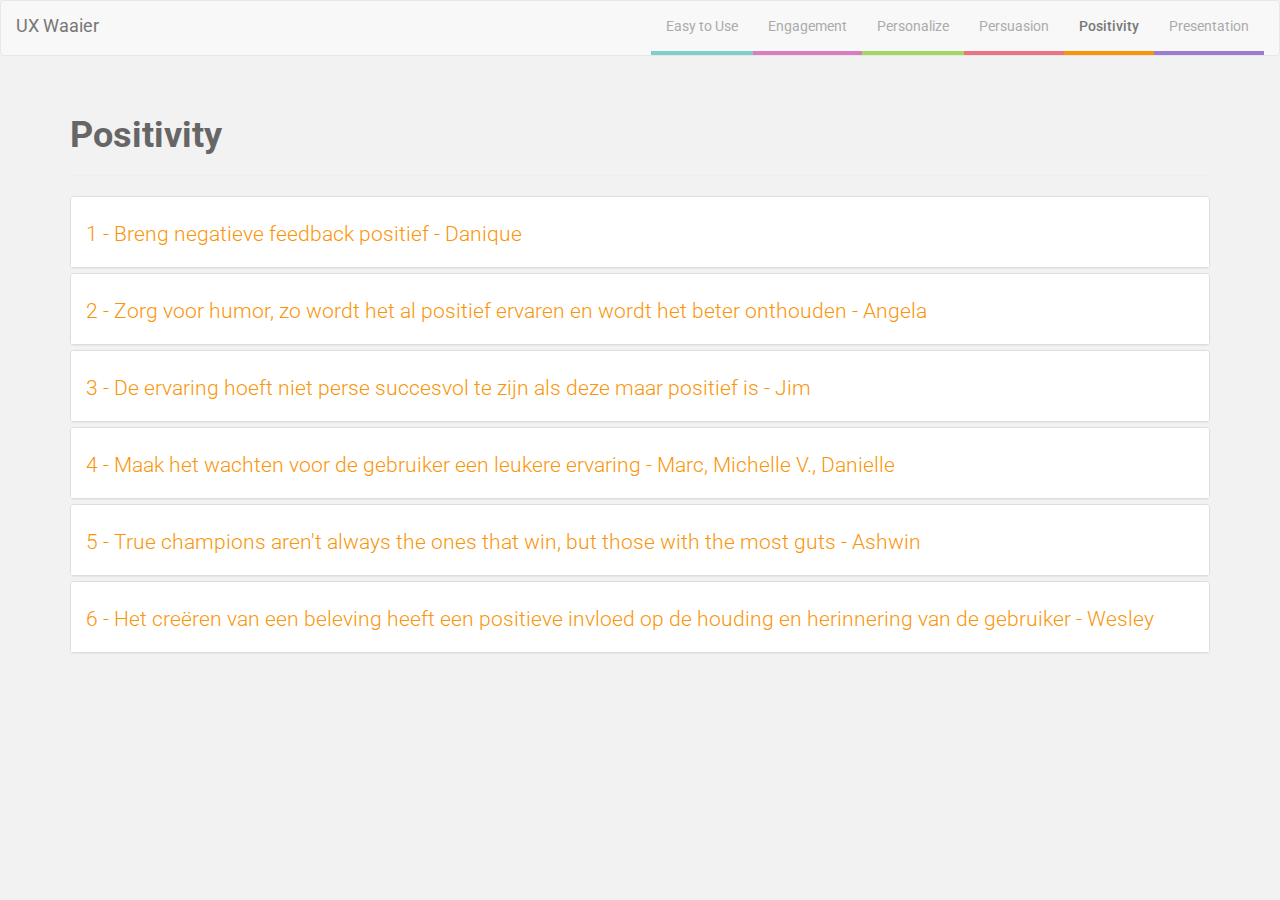
<file: positivity.html>
<!DOCTYPE html>
<html ng-app='prototypeApp' lang='nl'>
    <head>
        <meta charset='utf-8'>
        <meta http-equiv='X-UA-Compatible' content = 'IE=edge'>
        <meta name='viewport' content='width=device-width, initial-scale=1'>
        <title>UX Waaier</title>
        <link href='bower_components/bootstrap/dist/css/bootstrap.css' rel='stylesheet' />
        <link href='css/styles.css' rel='stylesheet'>
        <link href='https://fonts.googleapis.com/css?family=Roboto:100,300,400,500,700,900' rel='stylesheet' type='text/css'>
    </head>
    <body>

        <nav class='navbar navbar-default'>
          <div class='container-fluid'>
            <!-- Brand and toggle get grouped for better mobile display -->
            <div class='navbar-header'>
              <button type='button' class='navbar-toggle collapsed' data-toggle='collapse' data-target='#bs-example-navbar-collapse-1' aria-expanded='false'>
                <span class='sr-only'>Toggle navigation</span>
                <span class='icon-bar'></span>
                <span class='icon-bar'></span>
                <span class='icon-bar'></span>
              </button>
              <a class='navbar-brand' href='#'>UX Waaier</a>
            </div>

            <div class='collapse navbar-collapse' id='bs-example-navbar-collapse-1'>
              <ul class='nav navbar-nav navbar-right'>
                <li><a href='easy.html' class='easyToUse-head'>Easy to Use</a></li>
                <li><a href='engage.html' class='engagement-head'>Engagement</a></li>
                <li><a href='personalize.html' class='personalize-head'>Personalize</a></li>
                <li><a href='persuasion.html' class='persuasion-head'>Persuasion</a></li>
                <li><a href='positivity.html' class='positivity-head active-head'>Positivity</a></li>
                <li><a href='presentation.html' class='presentation-head'>Presentation</a></li>
              </ul>
            </div>
          </div>
        </nav>

        <div class='container'>
            <div class="page-header">
              <h1 style='font-weight: 700; color: #666666 !important;'>Positivity</small></h1>
            </div>
            <div class='row'>
                <div class='col-lg-12'>
                    <div class="panel-group" id="accordion" role="tablist" aria-multiselectable="true">
                      <div class="panel panel-default">
                        <div class="panel-heading" role="tab" id="headingOne">
                          <h4 class="panel-title richtlijn-title positivity-title">
                            <a role="button" data-toggle="collapse" data-parent="#accordion" href="#collapseOne" aria-expanded="false" aria-controls="collapseOne">
                                <!-- DIT IS DE RICHTLIJN TITEL!!!!!!! -->
                              1 - Breng negatieve feedback positief - Danique
                            </a>
                          </h4>
                        </div>
                        <div id="collapseOne" class="panel-collapse collapse" role="tabpanel" aria-labelledby="headingOne">
                          <div class="panel-body">
                            <!-- DIT IS DE RICHTLIJN CONTENT !!!!!!!!! -->
                            <p><b>Oorsprong</b></p>
                            <p>Het sprookjesbos in de Efteling </p>
                            <p><b>Beschrijving</b></p>
                            <p>In het sprookjesbos in de Efteling worden zo nu en dan attracties gerenoveerd. Het is natuurlijk jammer dat je deze attractie dan niet kunt bekijken. De mededeling brengen ze op een positieve manier door de teksten te laten rijmen. Dit maakt het een stuk minder erg dat iets gesloten is.</p>
                            <p><b>Toepassen UX domein</b></p>
                            <p>Hoe je deze richtlijn in het UX domein kunt toepassen, is door er bij negatieve voorgevallen een positieve draai aan te geven. Een duidelijk voorbeeld is de 404 error wanneer een website het niet doet. Probeer dan iets leuks te laten zien, of vertel het op een leuke manier. Zo ontstaat meer begrip bij de gebruiker.</p>
                            <img src="img/1positivity(Danique).jpg" face" height="242" width="242" class='img-responsive'>
							   <p><b>Bron</b></p>
							<p>http://www.creativebloq.com/web-design/best-404-pages-812505<!--HIER KOMT DE BRON LINK!!!!--></p>
                          </div>
                        </div>
                      </div>
                      <div class="panel panel-default">
                        <div class="panel-heading" role="tab" id="headingTwo">
                          <h4 class="panel-title richtlijn-title positivity-title">
                            <a class="collapsed" role="button" data-toggle="collapse" data-parent="#accordion" href="#collapseTwo" aria-expanded="false" aria-controls="collapseTwo">
                              2 -  Zorg voor humor, zo wordt het al positief ervaren en wordt het beter onthouden - Angela
                            </a>
                          </h4>
                        </div>
                        <div id="collapseTwo" class="panel-collapse collapse" role="tabpanel" aria-labelledby="headingTwo">
                          <div class="panel-body">
                            <p><b>Oorsprong</b></p>
                            <p>Textieldrukkerij Brezo BV in Kampen</p>                     
                            <p><b>Beschrijving</b></p>
                            <p>verhaal langer hangen. Soms kan iets als saai worden bevonden maar zodra je er humor in brengt blijft de boodschap langer hangen. Zo ga je ook anders naar dingen kijken en blijkt iets toch erg leuk te zijn.</p>
                            <p><b>Toepassen UX domein</b></p>
                            <p>Zorg dat je bij je design humor toepast zodat je de aandacht trekt van gebruikers en ze een positieve ervaring meegeeft. Het maakt niet uit welke functionaliteit op je website het is. Denk goed na over hoe je mensen een glimlach kunt bezorgen en kunt vermaken.
Coolblue 					doet dit door middel van hun bezorgbusjes. Als je het CoolBlue busje ziet rijden krijg je daar een positief gevoel van. Mocht je een keer iets nodig hebben denk je terug aan het busje en zul je daar eerder gaan bestellen.</p>
<img src="img/bus.png" face" height="242" width="242" class='img-responsive'>
							<p><b>Bron</b></p>
							<p>http://vance.nl/waarom-we- in-design- en-marketing- veel-meer- humor-kunnen-gebruiken/ <!--HIER KOMT DE BRON LINK!!!!--></p>
                            </div>
                        </div>
                      </div>
					  <div class="panel panel-default">
                        <div class="panel-heading" role="tab" id="headingThree">
                          <h4 class="panel-title richtlijn-title positivity-title">
                            <a role="button" data-toggle="collapse" data-parent="#accordion" href="#collapseThree" aria-expanded="false" aria-controls="collapseThree">
                                <!-- DIT IS DE RICHTLIJN TITEL!!!!!!! -->
                              3 - De ervaring hoeft niet perse succesvol te zijn als deze maar positief is - Jim
                            </a>
                          </h4>
                        </div>
                        <div id="collapseThree" class="panel-collapse collapse" role="tabpanel" aria-labelledby="headingThree">
                          <div class="panel-body">
                            <!-- DIT IS DE RICHTLIJN CONTENT !!!!!!!!! -->
                            <p><b>Oorsprong</b></p>
                            <p>Escape Room Rijswijk</p>
                            <p><b>Beschrijving</b></p>
                            <p>Verliezen is meestal minder leuk dan winnen, maar het hoeft niet zo zwart wit zijn. Als je totaal geen moeite moet doen om te winnen, voel je je waarschijnlijk veel minder trots. Als je verliest, maar je hebt ondertussen veel lol gehad met vrienden, maakt het eigenlijk niet zoveel uit. Dit laat zien dat je gebruiker helemaal niet hoeft te ‘winnen’ om toch een goede ervaring te hebben.</p>
                            <p><b>Toepassen UX domein</b></p>
                            <p>Tripadvisor of andere reisaanbieders helpen gebruikers om een reis te vinden. Echter soms zit de ideale reis er gewoon niet tussen. Maar als de website prettig in gebruik is zal de gebruiker terug blijven komen.</p>
                            <img src="img/404.png" face" height="242" width="242" class='img-responsive'>
							   <p><b>Bron</b></p>
							<p>-<!--HIER KOMT DE BRON LINK!!!!--></p>
                          </div>
                        </div>
                      </div>             
					  <div class="panel panel-default">
                        <div class="panel-heading" role="tab" id="headingFour">
                          <h4 class="panel-title richtlijn-title positivity-title">
                            <a role="button" data-toggle="collapse" data-parent="#accordion" href="#collapseFour" aria-expanded="false" aria-controls="collapseFour">
                                <!-- DIT IS DE RICHTLIJN TITEL!!!!!!! -->
                              4 - Maak het wachten voor de gebruiker een leukere ervaring - Marc, Michelle V., Danielle
                            </a>
                          </h4>
                        </div>
                        <div id="collapseFour" class="panel-collapse collapse" role="tabpanel" aria-labelledby="headingFour">
                          <div class="panel-body">
                            <!-- DIT IS DE RICHTLIJN CONTENT !!!!!!!!! -->
                            <p><b>Oorsprong</b></p>
                            <p>Het wachten in de rijen bij de Efteling wordt een leukere ervaring gemaakt. Er wordt in de rij een decor gebouwd dat aansluit bij de attractie en hier wordt vaak ook muziek en dergelijke afgespeeld.</p>
                            <p><b>Beschrijving</b></p>
                            <p>Deze richtlijn zorgt ervoor dat de gebruiker minder snel gefrustreerd raakt van het lange wachten, doordat het wachten leuker gemaakt wordt en eventueel hierdoor ook korter lijkt. </p>
                            <p><b>Toepassen UX domein</b></p>
                            <p>In de bron hieronder zegt Aja frost: “Interestingly, when given the choice between a speedy long line and a slow short line, people will choose the long line. We like to feel as though we’re continually making progress.” Een progress indicator op een website heeft dus ook dit effect. 
							</p>
              <img src="img/leeuw.png" face" height="242" width="242" class='img-responsive'>
							   <p><b>Bron</b></p>
							<p>https://www.sitepoint.com/make-users-enjoy-waiting/


https://blog.zopim.com/2015/05/19/creative-ways-to-keep-customers-entertained-while-waiting/ <br/>


https://uxplanet.org/progress-indicators-in-mobile-ux-design-a141e22f3ea0#.fkdroztwx
http://uxmovement.com/buttons/how-to-make-progress-bars-feel-faster-to-users/ <br/>


http://www.msichicago.org/fileadmin/Activities/Games/simple_machines/ <br/>
https://www.sitepoint.com/12-creative-clever-preloader-designs/<!--HIER KOMT DE BRON LINK!!!!--></p>
                          </div>
                        </div>
                      </div>
					         <div class="panel panel-default">
                        <div class="panel-heading" role="tab" id="headingFive">
                          <h4 class="panel-title richtlijn-title positivity-title">
                            <a role="button" data-toggle="collapse" data-parent="#accordion" href="#collapseFive" aria-expanded="false" aria-controls="collapseFive">
                                <!-- DIT IS DE RICHTLIJN TITEL!!!!!!! -->
                              5 - True champions aren't always the ones that win, but those with the most guts - Ashwin 
                            </a>
                          </h4>
                        </div>
                        <div id="collapseFive" class="panel-collapse collapse" role="tabpanel" aria-labelledby="headingFive">
                          <div class="panel-body">
                            <!-- DIT IS DE RICHTLIJN CONTENT !!!!!!!!! -->
                            <p><b>Oorsprong</b></p>
                            <p>First look</p>
                            <p><b>Beschrijving</b></p>
                            <p>Wanneer iemand goed is in een vak betekent niet dat jij hem kan overtreffen.</p>
                            <p><b>Toepassen UX domein</b></p>
                            <p>Twijfel niet aan je ontwerp maar vraag altijd feedback. Daarnaast als iemand beter is in het vak betekent niet gelijk dat jouw ontwerp minder goed is. Ga ervoor en laat het aan de publiek zien hoe uniek jouw ontwerp is. </p>
                            <img src="img/goodbadsame.png" face" height="242" width="242" class='img-responsive'>
							   <p><b>Bron</b></p>
							<p>(http://www.deccanherald.com/content/574441/every-design-unique.html)<!--HIER KOMT DE BRON LINK!!!!--></p>
                          </div>
                        </div>
                      </div>
					         <div class="panel panel-default">
                        <div class="panel-heading" role="tab" id="headingSix">
                          <h4 class="panel-title richtlijn-title positivity-title">
                            <a role="button" data-toggle="collapse" data-parent="#accordion" href="#collapseSix" aria-expanded="false" aria-controls="collapseSix">
                                <!-- DIT IS DE RICHTLIJN TITEL!!!!!!! -->
                              6 - Het creëren van een beleving heeft een positieve invloed op de houding en herinnering van de gebruiker - Wesley 
                            </a>
                          </h4>
                        </div>
                        <div id="collapseSix" class="panel-collapse collapse" role="tabpanel" aria-labelledby="headingSix">
                          <div class="panel-body">
                            <!-- DIT IS DE RICHTLIJN CONTENT !!!!!!!!! -->
                            <p><b>Oorsprong</b></p>
                            <p>Mediacenter Rotterdam Surf & Play</p>
                            <p><b>Beschrijving</b></p>
                            <p>Door een beleving te creëren op plekken of momenten waar dat niet perse nodig is, beïnvloed je de gebruiker op een positieve manier. Wanneer je bij een open dag de bezoeker zelf zijn pad laat volgen, en onderweg verschillende voorwerpen laat verzamelen, zal de bezoeker eerder geneigd zijn ook bij de dingen te gaan kijken die hij iets minder leuk vind. Omdat hij het verlangen heeft alle voorwerpen te verzamelen.</p>
                            <p><b>Toepassen UX domein</b></p>
                            <p>Bij UX design kan dit bijvoorbeeld toegepast worden door gebruikers om de zoveel tijd te belonen. Door Middel van slimme beloningen kan je de gebruiker onbewust manipuleren. Je kan hem zo iets laten doen wat hij van te voren niet perse van plan was. Achteraf zal de gebruiker deze ervaring als positief ervaren omdat hij immers beloond is en ook onbewust van de manipulatie is.
							Een simpel voorbeeld kan zijn een kortingscoupon op je verjaardag. Wanneer je zo’n coupon krijgt van een bedrijf waar je ooit klant van bent geweest, zal dat een positieve invloed hebben op jouw houding naar het bedrijf. Terwijl het je eigenlijk manipuleert om een aankoop te gaan doen die je vooraf niet van plan was. 
							</p>
              <img src="img/bol.png" face" height="242" width="242" class='img-responsive'>
							   <p><b>Bron</b></p>
							<p>http://www.crmtrends.com/loyalty.html<!--HIER KOMT DE BRON LINK!!!!--></p>
                          </div>
                        </div>
                      </div>
                    </div>
                </div>
            </div>
        </div>

        <!-- jQuery (necessary for Bootstrap's JavaScript plugins) -->
        <script src='bower_components/jquery/dist/jquery.min.js'></script>
        <!-- JS needed for Bootstrap -->
        <script src='bower_components/bootstrap/dist/js/bootstrap.js'></script>
    </body>
</html>
</file>
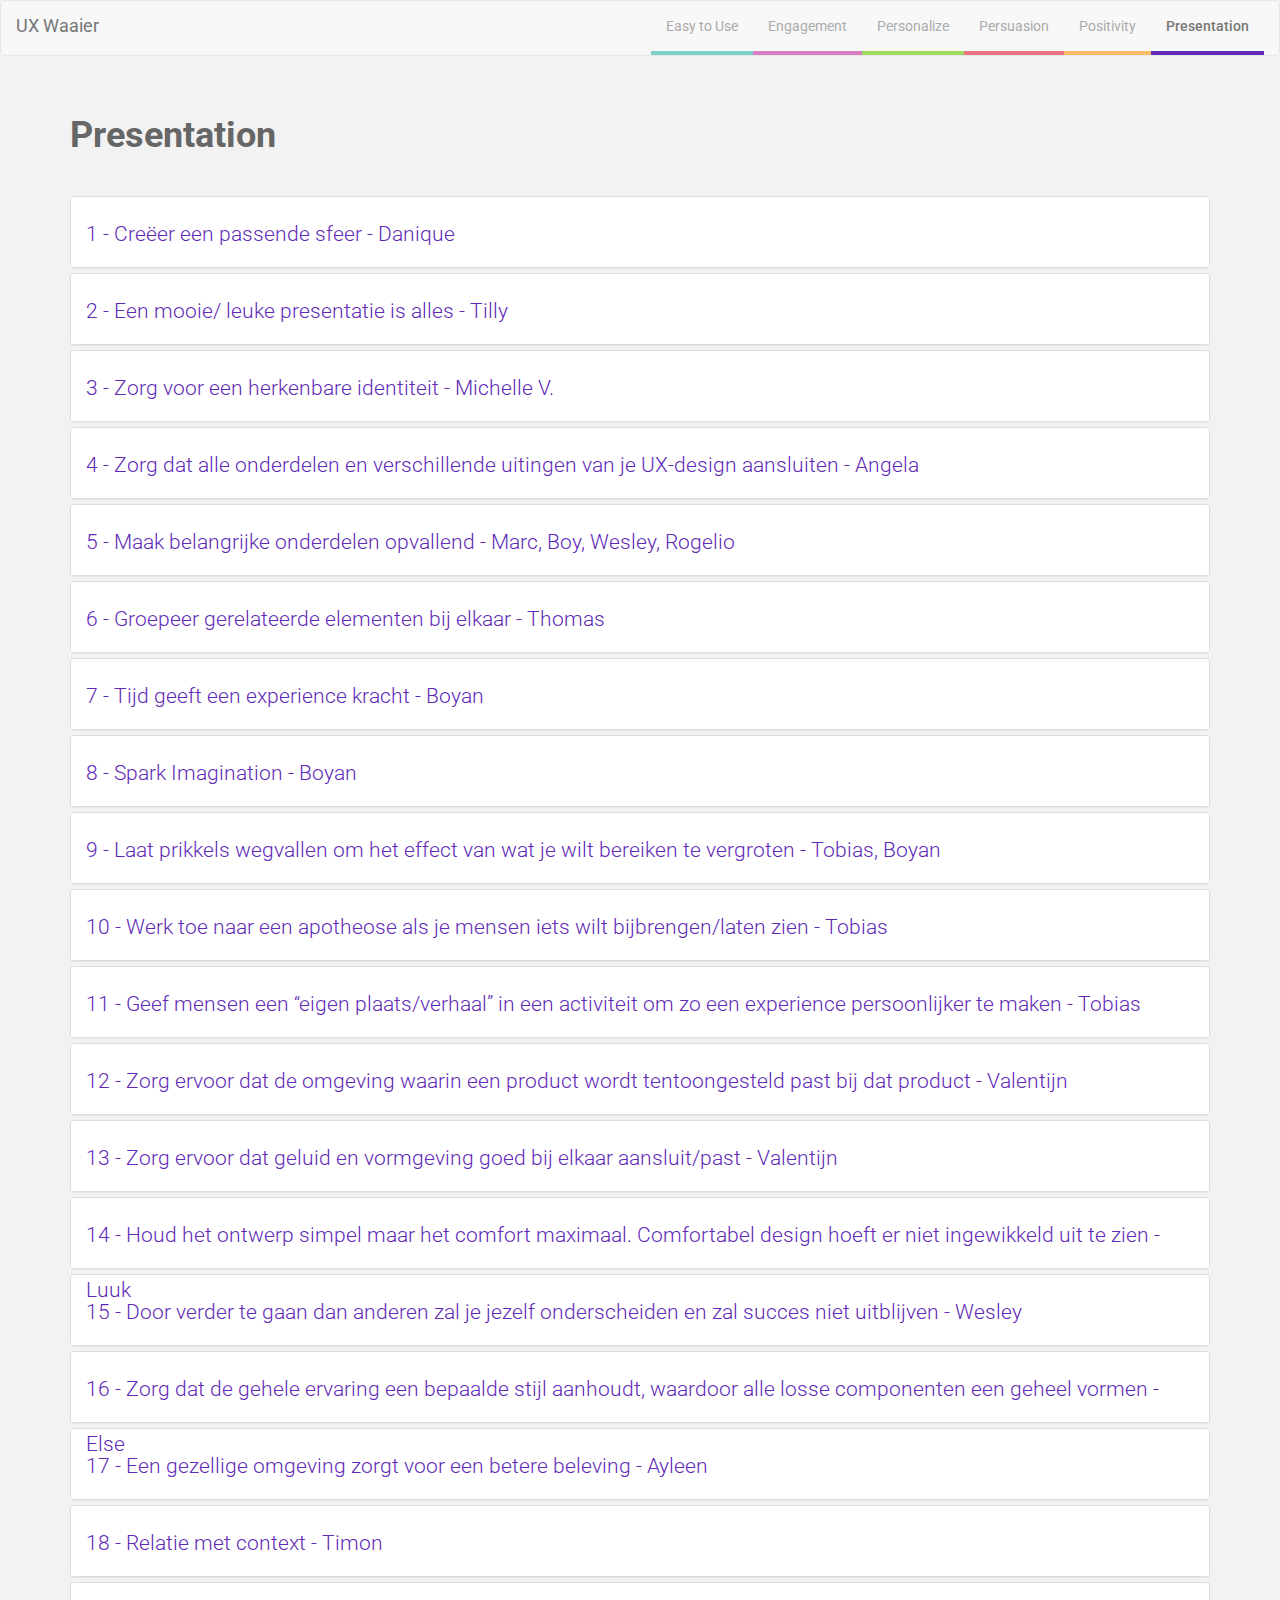
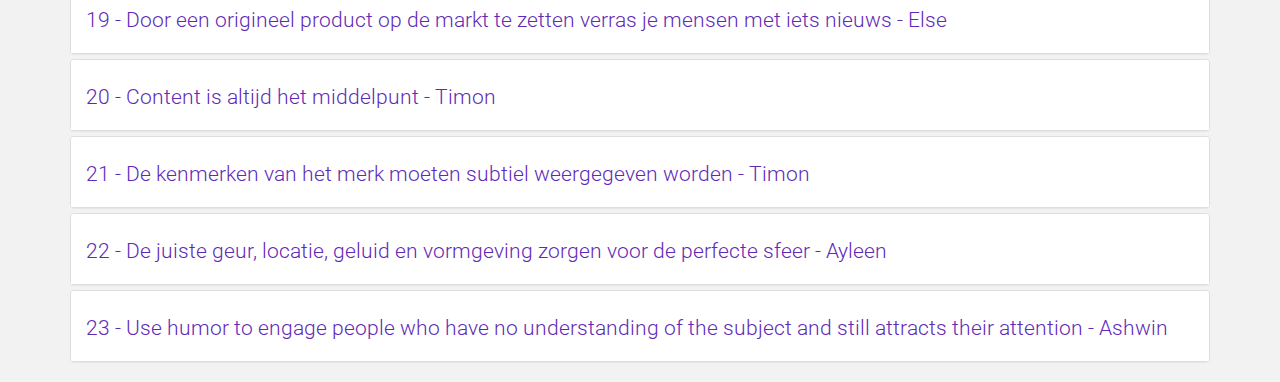
<file: presentation.html>
<!DOCTYPE html>
<html ng-app='prototypeApp' lang='nl'>
    <head>
        <meta charset='utf-8'>
        <meta http-equiv='X-UA-Compatible' content = 'IE=edge'>
        <meta name='viewport' content='width=device-width, initial-scale=1'>
        <title>UX Waaier</title>
        <link href='bower_components/bootstrap/dist/css/bootstrap.css' rel='stylesheet' />
        <link href='css/styles.css' rel='stylesheet'>
        <link href='https://fonts.googleapis.com/css?family=Roboto:100,300,400,500,700,900' rel='stylesheet' type='text/css'>
    </head>
    <body>

        <nav class='navbar navbar-default'>
          <div class='container-fluid'>
            <!-- Brand and toggle get grouped for better mobile display -->
            <div class='navbar-header'>
              <button type='button' class='navbar-toggle collapsed' data-toggle='collapse' data-target='#bs-example-navbar-collapse-1' aria-expanded='false'>
                <span class='sr-only'>Toggle navigation</span>
                <span class='icon-bar'></span>
                <span class='icon-bar'></span>
                <span class='icon-bar'></span>
              </button>
              <a class='navbar-brand' href='#'>UX Waaier</a>
            </div>

            <div class='collapse navbar-collapse' id='bs-example-navbar-collapse-1'>
              <ul class='nav navbar-nav navbar-right'>
                <li><a href='easy.html' class='easyToUse-head'>Easy to Use</a></li>
                <li><a href='engage.html' class='engagement-head'>Engagement</a></li>
                <li><a href='personalize.html' class='personalize-head'>Personalize</a></li>
                <li><a href='persuasion.html' class='persuasion-head'>Persuasion</a></li>
                <li><a href='positivity.html' class='positivity-head'>Positivity</a></li>
                <li><a href='presentation.html' class='presentation-head active-head'>Presentation</a></li>
              </ul>
            </div>
          </div>
        </nav>

        <div class='container'>
            <div class="page-header">
              <h1 style='font-weight: 700; color: #666666 !important;'>Presentation</small></h1>
            </div>
            <div class='row'>
                <div class='col-lg-12'>
                    <div class="panel-group" id="accordion" role="tablist" aria-multiselectable="true">
                      <div class="panel panel-default">
                        <div class="panel-heading" role="tab" id="headingOne">
                          <h4 class="panel-title richtlijn-title presentation-title">
                            <a role="button" data-toggle="collapse" data-parent="#accordion" href="#collapseOne" aria-expanded="false" aria-controls="collapseOne">
                                <!-- DIT IS DE RICHTLIJN TITEL!!!!!!! -->
                              1 - Creëer een passende sfeer - Danique
                            </a>
                          </h4>
                        </div>
                        <div id="collapseOne" class="panel-collapse collapse" role="tabpanel" aria-labelledby="headingOne">
                          <div class="panel-body">
                            <!-- DIT IS DE RICHTLIJN CONTENT !!!!!!!!! -->
                            <p><b>Oorsprong</b></p>
                            <p>Rondleiding door Witte de Withstraat </p>
                            <p><b>Beschrijving</b></p>
                            <p>Tijdens de kunstavond in de Witte de Withstraat werden een aantal exposities tentoongesteld. Zo was er een expositie die beeldmateriaal liet zien. Op het scherm werd een scène op een schip afgespeeld. Om voor de kijker een interessante sfeer te creëren, was een gedeelte van de video nagebouwd. Zo kon de video worden bekeken terwijl je op een strandstoel op een dek zat. Door de combinatie van meerdere aspecten werd een beleving gecreëerd.</p>
                            <p><b>Toepassen UX domein</b></p>
                            <p>Een sfeer overbrengen komt niet alleen aan op het laten zien van één aspect, zoals een video of een website. Door het toepassen van meerdere aspecten zorg je voor een beleving bij de gebruikers. Probeer bijvoorbeeld gebruik te maken van een combinatie van audio en visueel, en geef de gebruiker zoveel mogelijk het gevoel dat hij/zij er deel van uitmaakt.</p>
                             <img src="img/1presentation(Danique).JPG" face" height="242" width="242" class='img-responsive'>
							   <p><b>Bron</b></p>
							<p>-<!--HIER KOMT DE BRON LINK!!!!--></p>
                          </div>
                        </div>
                      </div>
                      <div class="panel panel-default">
                        <div class="panel-heading" role="tab" id="headingTwo">
                          <h4 class="panel-title richtlijn-title presentation-title">
                            <a class="collapsed" role="button" data-toggle="collapse" data-parent="#accordion" href="#collapseTwo" aria-expanded="false" aria-controls="collapseTwo">
                              2 -  Een mooie/ leuke presentatie is alles - Tilly
                            </a>
                          </h4>
                        </div>
                        <div id="collapseTwo" class="panel-collapse collapse" role="tabpanel" aria-labelledby="headingTwo">
						<div class="panel-body">
                            <p><b>Oorsprong</b></p>
                            <p>Fronteers bijeenkomst, schipholgebouw Amsterdam</p>               
                            <p><b>Beschrijving</b></p>
                            <p>Als je iets goed weet te presenteren maakt het soms niet uit wat de inhoud is. Door de inhoud op een leuke manier te presenteren zorg je ervoor dat de aandacht erbij wordt gehouden en blijft de stof die wordt gepresenteerd hangen.</p>
                            <p><b>Toepassen UX domein</b></p>
                            <p>Door je design mooi, leuk en presentabel te maken, maakt het soms niet uit wat de inhoud is en zorg je ervoor dat mensen het leuk vinden je content te bekijken. Als je wel belangrijke content hebt zorgt een mooi en leuk design ervoor dat het blijft hangen. Mensen onthouden dan dus beter waar ze iets hebben gezien omdat het bijvoorbeeld zo leuk was gepresenteerd.</p>
                             <img src="img/tilly2.png" face" height="242" width="242" class='img-responsive'>
							   <p><b>Bron</b></p>
							<p>https://bench.co/ <!--HIER KOMT DE BRON LINK!!!!--></p>
                            </div>
                        </div>
                      </div>
                      <div class="panel panel-default">
                        <div class="panel-heading" role="tab" id="headingThree">
                          <h4 class="panel-title richtlijn-title presentation-title">
                            <a class="collapsed" role="button" data-toggle="collapse" data-parent="#accordion" href="#collapseThree" aria-expanded="false" aria-controls="collapseThree">
                              3 - Zorg voor een herkenbare identiteit - Michelle V.
                            </a>
                          </h4>
                        </div>
                        <div id="collapseThree" class="panel-collapse collapse" role="tabpanel" aria-labelledby="headingThree">
                    	<div class="panel-body">
                            <p><b>Oorsprong</b></p>
                            <p>Dudok patisserie </p>               
                            <p><b>Beschrijving</b></p>
                            <p>Dudok staat bekend om zijn wereldberoemde appeltaart, alleen al in Den Haag worden er per weekend zo’n zes- à zevenhonderd punten geserveerd. Mensen over de hele wereld komen naar Nederland om deze legendarische appeltaart te proeven.</p>
                            <p><b>Toepassen UX domein</b></p>
                            <p>Zorg voor een herkenbaar logo en een huisstijl wat hierbij past, en wees onderscheidend. Overtuig de gebruiker waarom jouw design/website het beste is.</p>
                            <img src="img/3presentation(Michelle V).jpg" face" height="242" width="242" class='img-responsive'>
							   <p><b>Bron</b></p>
							<p>https://www.debuikvan.nl/rotterdam/kopen/386-ik-ga-op-reis-en-neem-mee-een-taart-van-dudok
http://vorige.nrc.nl/krant/article1667189.ece<!--HIER KOMT DE BRON LINK!!!!--></p>
                            </div>
                        </div>
                      </div>
					    <div class="panel panel-default">
                        <div class="panel-heading" role="tab" id="headingFour">
                          <h4 class="panel-title richtlijn-title presentation-title">
                            <a class="collapsed" role="button" data-toggle="collapse" data-parent="#accordion" href="#collapseFour" aria-expanded="false" aria-controls="collapseFour">
                              4 - Zorg dat alle onderdelen en verschillende uitingen van je UX-design aansluiten - Angela
                            </a>
                          </h4>
                        </div>
                        <div id="collapseFour" class="panel-collapse collapse" role="tabpanel" aria-labelledby="headingFour">
                    	<div class="panel-body">
                            <p><b>Oorsprong</b></p>
                            <p>Kermis Voorhout </p>               
                            <p><b>Beschrijving</b></p>
                            <p>De kermis bestaat uit losse attracties die hun eigen sfeer hebben. De kunst is hierbij om alle attracties op elkaar aan te sluiten zodat de kermis een geheel wordt en niet bij losstaande attracties blijft. Dit kun je ook toepassen op een website of app. Zorg dat alle pagina’s bij elkaar passen maar maak elke pagina uniek met zijn eigen beleving. Mocht dit niet op elkaar afgestemd zijn haken mensen af maar doordat je er één geheel van maakt heeft de gebruiker consistentie en blijft hij langer geboeid.</p>
                            <p><b>Toepassen UX domein</b></p>
                            <p>Als elke pagina op een website of app er hetzelfde uitziet heb je consistentie maar kan het ook als saai worden ervaren. Je moet een balans vinden tussen consistentie en unieke pagina’s maken. Zorg dat elke pagina zijn eigen beleving heeft maar zorg er wel voor dat al die belevingen op elkaar aansluiten. Als bedrijf is het belangrijk om een styleguide te ontwikkelen zodat iedereen zich eraan houdt. Elke pagina die erbij komt moet aan deze styleguide voldoen.</p>
                            <img src="img/404.png" face" height="242" width="242" class='img-responsive'>
							   <p><b>Bron</b></p>
							<p>http://www.frankveldkampfairdesign.nl/index.html <br/>
http://www.webredactie.nl/2015/04/02/wat-is- een-style- guide/ <!--HIER KOMT DE BRON LINK!!!!--></p>
                            </div>
                        </div>
                      </div>
					  	    <div class="panel panel-default">
                        <div class="panel-heading" role="tab" id="headingFive">
                          <h4 class="panel-title richtlijn-title presentation-title">
                            <a class="collapsed" role="button" data-toggle="collapse" data-parent="#accordion" href="#collapseFive" aria-expanded="false" aria-controls="collapseFive">
                              5 - Maak belangrijke onderdelen opvallend - Marc, Boy, Wesley, Rogelio
                            </a>
                          </h4>
                        </div>
                        <div id="collapseFive" class="panel-collapse collapse" role="tabpanel" aria-labelledby="headingFive">
                    	<div class="panel-body">
                            <p><b>Oorsprong</b></p>
                            <p>Deze richtlijn komt voort uit mijn bezoek aan de kermis in Den Haag. Er waren hier veel verschillende attracties die alle probeerde op te vallen en mensen te lokken.</p>               
                            <p><b>Beschrijving</b></p>
                            <p>Op de kermis in Den Haag stonden veel verschillende attracties en kraampjes. Al deze attracties en kraampjes proberen op te vallen en mensen naar zich toe te lokken met behulp van opvallende kleuren en veel geluiden. </p>
                            <p><b>Toepassen UX domein</b></p>
                            <p>Wat op de kermis gedaan wordt met kleur en geluid kan ook op een website worden toegepast. Het meest voor de hand liggende voorbeeld hiervan is een button die op moet vallen. Ook zijn dingen als een notificatie geluid of pop-up goede voorbeelden om kleurcontrast en geluid in een website toe te voegen.</p>
                            <img src="img/tele2.png" face" height="242" width="242" class='img-responsive'>
							   <p><b>Bron</b></p>
							<p>http://dekrachtvancontent.nl/conversie/dit-is-de-beste-buttonkleur<!--HIER KOMT DE BRON LINK!!!!--></p>
                            </div>
                        </div>
                      </div>
					    <div class="panel panel-default">
                        <div class="panel-heading" role="tab" id="headingSix">
                          <h4 class="panel-title richtlijn-title presentation-title">
                            <a class="collapsed" role="button" data-toggle="collapse" data-parent="#accordion" href="#collapseSix" aria-expanded="false" aria-controls="collapseSix">
                              6 - Groepeer gerelateerde elementen bij elkaar - Thomas
                            </a>
                          </h4>
                        </div>
                        <div id="collapseSix" class="panel-collapse collapse" role="tabpanel" aria-labelledby="headingSix">
                    	<div class="panel-body">
                            <p><b>Oorsprong</b></p>
                            <p>Door verschillende attracties die gerelateerd zijn aan elkaar met elkaar te groepen. Kunnen bezoekers van de efteling makkelijk vinden waar ze naar op zoek zijn. Voor de jongere kinderen vind je een gedeelte met kinderattracties en voor de bezoekers die adrenaline opwekkende attracties zoeken, zijn bijvoorbeeld de achtbanen gegroepeerd.</p>               
                            <p><b>Beschrijving</b></p>
                            <p>Bezoekers vinden graag snel waar ze naar op zoek zijn. Het groeperen van gerelateerde onderdelen zorgt ervoor dat de gebruiker niet veel hoeft te zoeken naar datgene dat hij of zij wil vinden.</p>
                            <p><b>Toepassen UX domein</b></p>
                            <p>Een duidelijk voorbeeld is het groeperen van gerelateerde artikelen in een webshop.</p>
                            <img src="img/bol2.png" face" height="242" width="242" class='img-responsive'>
							   <p><b>Bron</b></p>
							<p>https://uxmag.com/articles/guiding-principles-for-ux-designers<!--HIER KOMT DE BRON LINK!!!!--></p>
                            </div>
                        </div>
                      </div>
					  		    <div class="panel panel-default">
                        <div class="panel-heading" role="tab" id="headingSeven">
                          <h4 class="panel-title richtlijn-title presentation-title">
                            <a class="collapsed" role="button" data-toggle="collapse" data-parent="#accordion" href="#collapseSeven" aria-expanded="false" aria-controls="collapseSeven">
                              7 - Tijd geeft een experience kracht - Boyan
                            </a>
                          </h4>
                        </div>
                        <div id="collapseSeven" class="panel-collapse collapse" role="tabpanel" aria-labelledby="headingSeven">
                    	<div class="panel-body">
                            <p><b>Oorsprong</b></p>
                            <p>Philips Museum</p>               
                            <p><b>Beschrijving</b></p>
                            <p>Door een experience een tijdlijn te geven, wanneer mogelijk, wordt de gebruiker zich bewust van progressie en ontwikkeling. Dit maakt het verhaal een stuk waardevoller, omdat er veel beter beredeneerd kan worden door een gebruiker wat de impact is geweest van bepaalde gebeurtenissen. </p>
                            <p><b>Toepassen UX domein</b></p>
                            <p>Deze richtlijn zou goed kunnen werken bij bijvoorbeeld het vertellen van een verhaal over de historie van een bedrijf op een website.</p>
                            <img src="img/404.png" face" height="242" width="242" class='img-responsive'>
							   <p><b>Bron</b></p>
							<p>http://faculty.mdc.edu/hroland/Trash%20to%20Treasure/ChronoOrder.htm<!--HIER KOMT DE BRON LINK!!!!--></p>
                            </div>
                        </div>
                      </div>
					  <div class="panel panel-default">
                        <div class="panel-heading" role="tab" id="headingEight">
                          <h4 class="panel-title richtlijn-title presentation-title">
                            <a class="collapsed" role="button" data-toggle="collapse" data-parent="#accordion" href="#collapseEight" aria-expanded="false" aria-controls="collapseEight">
                              8 - Spark Imagination - Boyan
                            </a>
                          </h4>
                        </div>
                        <div id="collapseEight" class="panel-collapse collapse" role="tabpanel" aria-labelledby="headingEight">
                    	<div class="panel-body">
                            <p><b>Oorsprong</b></p>
                            <p>De Efteling – De Baron</p>               
                            <p><b>Beschrijving</b></p>
                            <p>Door in te spelen op de fantasie van een gebruiker kun je er voor zorgen dat jouw verhaal sterker wordt. Deze richtlijn ondersteund storytelling. Door in te spelen op de fantasie van de gebruiker laat je hier ook iets aan over, hier geeft de gebruiker vervolgens zelf invulling aan. Daarna zal de gebruiker verrast worden door wat er daadwerkelijk volgt in de experience/het verhaal. </p>
                            <p><b>Toepassen UX domein</b></p>
                            <p>Wanneer je een verhaal vertelt bij jouw product of dienst, laat sommige aspecten van het verhaal dan nog even vaag aan het begin. Hierdoor moet de gebruiker zelf na gaan denken over jouw verhaal, waardoor hij/zij beter betrokken wordt in het verhaal.</p>
                            <img src="img/404.png" face" height="242" width="242" class='img-responsive'>
							   <p><b>Bron</b></p>
							<p>http://www.storydynamics.com/Stories/2011/06/14/imagination-skills-for-storytellers/<!--HIER KOMT DE BRON LINK!!!!--></p>
                            </div>
                        </div>
                      </div>
					  	  <div class="panel panel-default">
                        <div class="panel-heading" role="tab" id="headingNine">
                          <h4 class="panel-title richtlijn-title presentation-title">
                            <a class="collapsed" role="button" data-toggle="collapse" data-parent="#accordion" href="#collapseNine" aria-expanded="false" aria-controls="collapseNine">
                              9 - Laat prikkels wegvallen om het effect van wat je wilt bereiken te vergroten - Tobias, Boyan 
                            </a>
                          </h4>
                        </div>
                        <div id="collapseNine" class="panel-collapse collapse" role="tabpanel" aria-labelledby="headingNine">
                    	<div class="panel-body">
                            <p><b>Oorsprong</b></p>
                            <p>Deze richtlijn komt uit de tentoonstelling “Celluloid” in The Eye. Bij deze tentoonstelling was er bij bijna alle films/projecties (op één na) geen geluid te horen. Hierdoor lag de focus van de bezoekers alleen maar bij het beeld van de film/projecties.</p>               
                            <p><b>Beschrijving</b></p>
                            <p>Door prikkels weg te halen zullen mensen ongemerkt meer hun focus leggen bij andere prikkels in hun omgeving. Het effect hiervan is dus dat mensen meer hun focus zullen leggen bij een andere prikkel in hun omgeving.</p>
                            <p><b>Toepassen UX domein</b></p>
                            <p>Je zou de richtlijn in het UX domein op veel verschillende manieren kunnen toepassen. Het hoeft dus niet altijd geluid te zijn wat je weghaalt. Denk bijvoorbeeld ook maar eens aan het weghalen van kleuren als je een oude sfeer wilt uitstralen. Let er wel op dat je niet teveel weghaalt en altijd bedenkt of je een bepaalde prikkel wel kan weghalen bij een experience.</p>
                            <img src="img/404.png" face" height="242" width="242" class='img-responsive'>
							   <p><b>Bron</b></p>
							<p>http://www.marketingfacts.nl/berichten/slim-inspelen-op-de-zintuigen-voor-onvergetelijke-customer-experience1 <br/>
http://www.ikinnoveer.be/Innovatieve%20retail<!--HIER KOMT DE BRON LINK!!!!--></p>
                            </div>
                        </div>
                      </div>
					  <div class="panel panel-default">
                        <div class="panel-heading" role="tab" id="headingTen">
                          <h4 class="panel-title richtlijn-title presentation-title">
                            <a class="collapsed" role="button" data-toggle="collapse" data-parent="#accordion" href="#collapseTen" aria-expanded="false" aria-controls="collapseTen">
                              10 - Werk toe naar een apotheose als je mensen iets wilt bijbrengen/laten zien - Tobias
                            </a>
                          </h4>
                        </div>
                        <div id="collapseTen" class="panel-collapse collapse" role="tabpanel" aria-labelledby="headingTen">
                    	<div class="panel-body">
                            <p><b>Oorsprong</b></p>
                            <p>Deze richtlijn komt uit “de Baron” in de Efteling. De rit in de achtbaan duurt nadat je met een enorme vaart stijl naar beneden gaat maar zo’n 30 seconden. Deze achtbaan is echter wel heel erg populair omdat er steeds wordt toegeleefd naar het moment dat je zo steil naar beneden gaat. Zo wordt er bijvoorbeeld aan jou gevraagd of jij onder de grond “het goud” terug wilt geven aan zijn rechtmatige eigenaar.</p>               
                            <p><b>Beschrijving</b></p>
                            <p>Als je wilt dat mensen in je experience één bepaald ding echt moeten onthouden kan je daarop je experience gaan inrichten. Zorg er steeds voor dat mensen eigenlijk zo snel mogelijk naar je apotheose willen. Door dit moment steeds uit te stellen creëer je een gevoel van sensatie. Dit heeft uiteindelijk als effect dat de apotheose van je experience het meest bij zal blijven bij mensen.</p>
                            <p><b>Toepassen UX domein</b></p>
                            <p>Je zou de richtlijn in het UX domein kunnen toepassen bij bijvoorbeeld het maken van games. Zorg er dan voor dat er een goed verhaal in de game is waarbij je mensen “pushed” om tot een bepaald moment te spelen.</p>
                            <img src="img/404.png" face" height="242" width="242" class='img-responsive'>
							   <p><b>Bron</b></p>
							<p>Biessels, G. J. (2013). Een blijvende herinnering.
<!--HIER KOMT DE BRON LINK!!!!--></p>
                            </div>
                        </div>
                      </div>
					  	  <div class="panel panel-default">
                        <div class="panel-heading" role="tab" id="headingEleven">
                          <h4 class="panel-title richtlijn-title presentation-title">
                            <a class="collapsed" role="button" data-toggle="collapse" data-parent="#accordion" href="#collapseEleven" aria-expanded="false" aria-controls="collapseEleven">
                              11 - Geef mensen een “eigen plaats/verhaal” in een activiteit om zo een experience persoonlijker te maken - Tobias
                            </a>
                          </h4>
                        </div>
                        <div id="collapseEleven" class="panel-collapse collapse" role="tabpanel" aria-labelledby="headingEleven">
                    	<div class="panel-body">
                            <p><b>Oorsprong</b></p>
                            <p>Deze richtlijn komt uit het evenement Shell Generation Discover. Tijdens dit evenement was er de mogelijkheid om nieuwe manieren van brandstof te ontdekken door het maken van een eigen auto. Deze auto verplaatste zich d.m.v. een chemische reactie tussen zout water en staal. Naarmate de auto gemaakt was kon men tegen andere mensen racen met hun eigen auto. </p>               
                            <p><b>Beschrijving</b></p>
                            <p>Door mensen een bepaalde activiteit te laten uitvoeren zullen zij zich eerder betrokken voelen bij de experience. Het zal voor hen meer betekenis gaan geven omdat mensen een persoonlijk verhaal bij de experience kunnen vertellen.</p>
                            <p><b>Toepassen UX domein</b></p>
                            <p>Deze richtlijn is vooral geschikt bij evenementen. Meestal wordt zo’n evenement voor veel mensen ontworpen. Door bij een evenement interacties te verwerken kan je het echter veel persoonlijker maken.</p>
                            <img src="img/404.png" face" height="242" width="242" class='img-responsive'>
							   <p><b>Bron</b></p>
							<p>http://pretwerk.nl/topnieuws/de-7-randvoorwaarden-voor-een-beleefbaar-verhaal/18690
<!--HIER KOMT DE BRON LINK!!!!--></p>
                            </div>
                        </div>
                      </div>
					    <div class="panel panel-default">
                        <div class="panel-heading" role="tab" id="headingTwelve">
                          <h4 class="panel-title richtlijn-title presentation-title">
                            <a class="collapsed" role="button" data-toggle="collapse" data-parent="#accordion" href="#collapseTwelve" aria-expanded="false" aria-controls="collapseTwelve">
                              12 - Zorg ervoor dat de omgeving waarin een product wordt tentoongesteld past bij dat product - Valentijn
                            </a>
                          </h4>
                        </div>
                        <div id="collapseTwelve" class="panel-collapse collapse" role="tabpanel" aria-labelledby="headingTwelve">
                    	<div class="panel-body">
                            <p><b>Oorsprong</b></p>
                            <p>Deze richtlijn is tot stand gekomen aan de hand van de matchende omgeving van het philips museum dat bij de producten die tentoongesteld werden paste. Zo werden producten die waren bedoeld voor thuis in huiselijke ruimtes tentoongesteld, denk aan een platenspeler in een woonkamer.</p>               
                            <p><b>Beschrijving</b></p>
                            <p>De omgeving moet passen bij het product, dit geeft mensen een beeld van het beoogde gebruik van het product.</p>
                            <p><b>Toepassen UX domein</b></p>
                            <p>Als je als online snowboard winkel actief bent moet je zorgen dat de achtergrondafbeeldingen passen bij je producten. Je wilt de producten in actie zien, dus er moeten vette snowboard afbeeldingen te zien zijn.</p>
                            <img src="img/404.png" face" height="242" width="242" class='img-responsive'>
							   <p><b>Bron</b></p>
							<p>-<!--HIER KOMT DE BRON LINK!!!!--></p>
                            </div>
                        </div>
                      </div>
					      <div class="panel panel-default">
                        <div class="panel-heading" role="tab" id="headingThirteen">
                          <h4 class="panel-title richtlijn-title presentation-title">
                            <a class="collapsed" role="button" data-toggle="collapse" data-parent="#accordion" href="#collapseThirteen" aria-expanded="false" aria-controls="collapseThirteen">
                              13 - Zorg ervoor dat geluid en vormgeving goed bij elkaar aansluit/past - Valentijn
                            </a>
                          </h4>
                        </div>
                        <div id="collapseThirteen" class="panel-collapse collapse" role="tabpanel" aria-labelledby="headingThirteen">
                    	<div class="panel-body">
                            <p><b>Oorsprong</b></p>
                            <p>Deze richtlijn is afkomstig van de efteling waarin elke attractie een eigen stijl van vormgeving heeft en een bijpassend achtergrondmuziekje.</p>               
                            <p><b>Beschrijving</b></p>
                            <p>Door gebruik te maken van een achtergrondmuziekje dat bij de vormgeving, stijl en sfeer van de experience past is het mogelijk om een krachtigere experience neer te zetten.</p>
                            <p><b>Toepassen UX domein</b></p>
                            <p>Ik denk niet dat achtergrondmuziek overal even goed toepasbaar is. Bij de Efteling geeft het een duidelijke meerwaarde maar op websites zal het een stuk minder goed werken.
							</p>
              <img src="img/404.png" face" height="242" width="242" class='img-responsive'>
							   <p><b>Bron</b></p>
							<p>-<!--HIER KOMT DE BRON LINK!!!!--></p>
                            </div>
                        </div>
                      </div>
					     <div class="panel panel-default">
                        <div class="panel-heading" role="tab" id="headingFourtheen">
                          <h4 class="panel-title richtlijn-title presentation-title">
                            <a class="collapsed" role="button" data-toggle="collapse" data-parent="#accordion" href="#collapseFourtheen" aria-expanded="false" aria-controls="collapseFourtheen">
                              14 - Houd het ontwerp simpel maar het comfort maximaal. Comfortabel design hoeft er niet ingewikkeld uit te zien - Luuk
                            </a>
                          </h4>
                        </div>
                        <div id="collapseFourtheen" class="panel-collapse collapse" role="tabpanel" aria-labelledby="headingFourtheen">
                    	<div class="panel-body">
                            <p><b>Oorsprong</b></p>
                            <p>Gispen tentoonstelling Booijmans van Beuningen in Rotterdam  </p>               
                            <p><b>Beschrijving</b></p>
                            <p>Gispen is sinds 1916 een fabrikant van designmeubilair. Het meubilair wordt ontworpen voor zowel de zakelijke markt als de consumentenmarkt. Het design draait sinds de oprichting van het bedrijf om het uitstralen van rust maar tegelijkertijd het bieden van comfort.</p>
                            <p><b>Toepassen UX domein</b></p>
                            <p>Ondanks dat er hier wordt gesproken over het ontwerp van fysieke producten is dit principe goed toe te passen op het UX domein. Bij het maken van een user experience is het in mijn ogen belangrijk om rust en cleanheid uit te stralen terwijl het gebruikscomfort optimaal is. 
							</p>
              <img src="img/kamer.png" face" height="242" width="242" class='img-responsive'>
							   <p><b>Bron</b></p>
							<p>https://www.gispen.com/en/showcase/inrichtingsfilosofie<!--HIER KOMT DE BRON LINK!!!!--></p>
                            </div>
                        </div>
                      </div>
					       <div class="panel panel-default">
                        <div class="panel-heading" role="tab" id="headingFiftheen">
                          <h4 class="panel-title richtlijn-title presentation-title">
                            <a class="collapsed" role="button" data-toggle="collapse" data-parent="#accordion" href="#collapseFiftheen" aria-expanded="false" aria-controls="collapseFiftheen">
                              15 - Door verder te gaan dan anderen zal je jezelf onderscheiden en zal succes niet uitblijven - Wesley
                            </a>
                          </h4>
                        </div>
                        <div id="collapseFiftheen" class="panel-collapse collapse" role="tabpanel" aria-labelledby="headingFiftheen">
                    	<div class="panel-body">
                            <p><b>Oorsprong</b></p>
                            <p>Schiphol Fronteers Event</p>               
                            <p><b>Beschrijving</b></p>
                            <p>Wanneer je mogelijkheden ziet waar anderen afhaken en door blijft gaan ondanks vele tegenslagen zal dat zorgen voor unieke, interessante producten. </p>
                            <p><b>Toepassen UX domein</b></p>
                            <p>Wanneer je telkens zorgt dat je op het gebied van UX in elk opzicht een stap voor je concurrenten bent, zullen al die kleine verbeteringen uiteindelijk zorgen voor een grote voorsprong. Dit kan betrekking hebben op technologische, servicegerichte of ontworpen verbeterde elementen. 
							Een leuk voorbeeld vind ik het merk Oneplus. Zij gaan net een stap verder als het gaat om design, materiaal en pakket. Hierdoor onderscheiden ze zichzelf.</p>
              <img src="img/wesley2.png" face" height="242" width="242" class='img-responsive'>
							   <p><b>Bron</b></p>
							<p>https://medium.com/@usabilla/4-reasons-why-you-should-invest-in-ux-e2528d03c547#.srjk3dvhb <br/>
https://designshack.net/articles/why-does-user-experience-matter/<!--HIER KOMT DE BRON LINK!!!!--></p>
                            </div>
                        </div>
                      </div>
                       <div class="panel panel-default">
                        <div class="panel-heading" role="tab" id="headingSevenTen">
                          <h4 class="panel-title richtlijn-title presentation-title">
                            <a class="collapsed" role="button" data-toggle="collapse" data-parent="#accordion" href="#collapseSevenTen" aria-expanded="false" aria-controls="collapseSevenTen">
                              16 - Zorg dat de gehele ervaring een bepaalde stijl aanhoudt, waardoor alle losse componenten een geheel vormen - Else
                            </a>
                          </h4>
                        </div>
                        <div id="collapseSevenTen" class="panel-collapse collapse" role="tabpanel" aria-labelledby="headingSevenTen">
                      <div class="panel-body">
                            <p><b>Oorsprong</b></p>
                            <p>Kermis</p>               
                            <p><b>Beschrijving</b></p>
                            <p>De hele ervaring kan bestaan uit vele verschillende componenten. Denk aan een app, een website, posters, flyers, tv commercials etc.. Door een bepaalde stijl aan te houden weet de gebruiker dat al deze losse onderdelen bij een bepaald merk horen.</p>
                            <p><b>Toepassen UX domein</b></p>
                            <p>Als bedrijf is her belangrijk om een eigen huisstijl te ontwikkelen en hiervoor een style guide bij te houden. Elk nieuw onderdeel van het bedrijf moet de regels van deze style guide volgen.</p>
                            <img src="img/404.png" face" height="242" width="242" class='img-responsive'>
							   <p><b>Bron</b></p>
							<p>https://www.frankwatching.com/archive/2012/07/13/een-goede-huisstijl-ontwikkelen-in-5-fasen-infographic/ <br/>
http://www.huffingtonpost.com/dave-standen/brand-style-guide_b_3761743.html <!--HIER KOMT DE BRON LINK!!!!--></p>

                            </div>
                        </div>
                      </div>
                       <div class="panel panel-default">
                        <div class="panel-heading" role="tab" id="headingEighthen">
                          <h4 class="panel-title richtlijn-title presentation-title">
                            <a class="collapsed" role="button" data-toggle="collapse" data-parent="#accordion" href="#collapseEigthten" aria-expanded="false" aria-controls="collapseEigthten">
                              17 - Een gezellige omgeving zorgt voor een betere beleving - Ayleen 
                            </a>
                          </h4>
                        </div>
                        <div id="collapseEigthten" class="panel-collapse collapse" role="tabpanel" aria-labelledby="headingEighthen">
                      <div class="panel-body">
                            <p><b>Oorsprong</b></p>
                            <p>Leids ontzet</p>               
                            <p><b>Beschrijving</b></p>
                            <p>Wat is een kermis zonder suikerspin, fel gekleurde knipperende lichtjes, gegil van misselijke tieners in de attracties, de man die omroept welke mooie prijzen je allemaal kan winnen, maar die nooit iemand wint? Een kermis zonder dit allemaal, zou geen kermis zijn. Al deze omgevingsfactoren zorgen voor het gezellige gevoel van een kermis.</p>
                            <p><b>Toepassen UX domein</b></p>
                            <p>Bedenk welk gevoel je wilt oproepen bij de gebruiker en speel hierop in. </p>
                            <img src="img/18presentation.jpeg" face" height="242" width="242" class='img-responsive'>
							   <p><b>Bron</b></p>
							<p>-<!--HIER KOMT DE BRON LINK!!!!--></p>
                            </div>
                        </div>
                      </div>
                       <div class="panel panel-default">
                        <div class="panel-heading" role="tab" id="headingNineTheen">
                          <h4 class="panel-title richtlijn-title presentation-title">
                            <a class="collapsed" role="button" data-toggle="collapse" data-parent="#accordion" href="#collapseNinetheen" aria-expanded="false" aria-controls="collapseNinetheen">
                              18 - Relatie met context - Timon 
                            </a>
                          </h4>
                        </div>
                        <div id="collapseNinetheen" class="panel-collapse collapse" role="tabpanel" aria-labelledby="headingNineTheen">
                      <div class="panel-body">
                            <p><b>Oorsprong</b></p>
                            <p>In Athene is een hele grote street art beweging. De handhaving treed zeer weinig op tegen het gebruik van graffiti en andere verfsoorten op gebouwen, waar door verschillende wijken bijna een museum zijn geworden. Vervallen wijken met leegstaande gebouwen hebben een nieuw leven gekregen door de toevoeging van kleuren, vormen en boodschappen.Het gene wat street art zo bijzonder maakt is de relatie met de context. Street art heeft bij lange na niet zo veel impact in een galerie als in grimmige achterbuurt.</p>               
                            <p><b>Beschrijving</b></p>
                            <p>Wanneer een product een relatie heeft met de context waarin het wordt gebruikt creëert dat extra beleving.</p>
                            <p><b>Toepassen UX domein</b></p>
                            <p>De context waarin een product gebruikt wordt heeft enorm veel impact op ervaring van de gebruiker. Een ontwerpen kan hier op meerdere manieren opinspelen, door te onderzoeken in welke context het product gebruikt wordt of doortechnieken te gebruiken die dit kunnen tracken</p>
                            <img src="img/18presentation.jpeg" face" height="242" width="242" class='img-responsive'>
							   <p><b>Bron</b></p>
							<p>https://uxdesign.cc/contextual-ux–5ef5db68d869#.lh2pts8cl <!--HIER KOMT DE BRON LINK!!!!--></p>
                            </div>
                        </div>
                      </div>
                        <div class="panel panel-default">
                        <div class="panel-heading" role="tab" id="headingTwenty">
                          <h4 class="panel-title richtlijn-title presentation-title">
                            <a class="collapsed" role="button" data-toggle="collapse" data-parent="#accordion" href="#collapseTwenty" aria-expanded="false" aria-controls="collapseTwenty">
                              19 - Door een origineel product op de markt te zetten verras je mensen met iets nieuws - Else
                            </a>
                          </h4>
                        </div>
                        <div id="collapseTwenty" class="panel-collapse collapse" role="tabpanel" aria-labelledby="headingTwenty">
                      <div class="panel-body">
                            <p><b>Oorsprong</b></p>
                            <p>Schiphol fronteers event</p>              
                            <p><b>Beschrijving</b></p>
                            <p>Als je een origineel product op de markt zet dan zullen mensen snel geinteresseerd zijn. Door je orginaliteit spring je tussen alles uit.</p>
                            <p><b>Toepassen UX domein</b></p>
                            <p>In plaats van een app maken voor een telefopn kan je bijvoorbeeld is gaan denken aan een andere manier waarop jij hetzelfde doel kan bereiken. Zoals een app voor een smartwatch of google glasses.</p>
                            <img src="img/404.png" face" height="242" width="242" class='img-responsive'>
							   <p><b>Bron</b></p>
							<p>-<!--HIER KOMT DE BRON LINK!!!!--></p>
                            </div>
                        </div>
                      </div>
                        <div class="panel panel-default">
                        <div class="panel-heading" role="tab" id="headingTwentyOne">
                          <h4 class="panel-title richtlijn-title presentation-title">
                            <a class="collapsed" role="button" data-toggle="collapse" data-parent="#accordion" href="#collapseTwentyOne" aria-expanded="false" aria-controls="collapseTwentyOne">
                              20 - Content is altijd het middelpunt - Timon
                            </a>
                          </h4>
                        </div>
                        <div id="collapseTwentyOne" class="panel-collapse collapse" role="tabpanel" aria-labelledby="headingTwentyOne">
                      <div class="panel-body">
                            <p><b>Oorsprong</b></p>
                            <p>Fondazione Prada is een museum voor moderne kunst in Milaan. Onlangs is de collectie ondergebracht in een nieuwe locatie. Een oude gin distillerij verbouwd door OMA. Het museum is volledig ontworpen om de kunst optimaal te vertonen, maar tegelijkertijd is het complex van gebouwen ook een icoon op zich.</p>               
                            <p><b>Beschrijving</b></p>
                            <p>Het ontwerp mag de content nooit overschaduwen. </p>
                            <p><b>Toepassen UX domein</b></p>
                            <p>Bij het ontwerpen van digitale producten is het van belang dat de content altijd als uitgangspunt wordt genomen. Het ontwerp moet puur ondersteunend zijn. Dit betekend niet dat alle websites wit moeten zijn met zwarte text in Times NewRoman. Er is genoeg ruimte om met het ontwerp iets uit te stralen en uit te spreken. Belangrijk is alleen dat dit niet ten koste gaat van de oorspronkelijke content.</p>
                            <img src="img/19presentation.jpg" face" height="242" width="242" class='img-responsive'>
							   <p><b>Bron</b></p>
							<p>-<!--HIER KOMT DE BRON LINK!!!!--></p>
                            </div>
                        </div>
                      </div>
                        <div class="panel panel-default">
                        <div class="panel-heading" role="tab" id="headingTwentyTwo">
                          <h4 class="panel-title richtlijn-title presentation-title">
                            <a class="collapsed" role="button" data-toggle="collapse" data-parent="#accordion" href="#collapseTwentyTwo" aria-expanded="false" aria-controls="collapseTwentyTwo">
                              21 - De kenmerken van het merk moeten subtiel weergegeven worden - Timon 
                            </a>
                          </h4>
                        </div>
                        <div id="collapseTwentyTwo" class="panel-collapse collapse" role="tabpanel" aria-labelledby="headingTwentyTwo">
                      <div class="panel-body">
                            <p><b>Oorsprong</b></p>
                            <p>Armani Silos is het museum van Armani waar de belangrijkste stukken uit het archief tentoon worden gesteld. Een collectie van hinderde stukken uit collecties uit 1980 tot nu. Bij al deze stukken is duidelijk te zeggen dat het van Armani is, het subtiele kleurgebruik, de strakke lijnen en vakmanschap.</p>               
                            <p><b>Beschrijving</b></p>
                            <p>-</p>
                            <p><b>Toepassen UX domein</b></p>
                            <p>Bij het ontwerpen voor een merk is het van belang dat naar voren komt wat het merk wilt uitstralen. Dit betekent niet dat het logo groot op iedere pagina moet staan, maar de kernwaarden van het merk moeten op een subtiele manier worden weergegeven</p>
                            <img src="img/22presentation.jpg" face" height="242" width="242" class='img-responsive'>
							   <p><b>Bron</b></p>
							<p>-<!--HIER KOMT DE BRON LINK!!!!--></p>
                            </div>
                        </div>
                      </div>
                      <div class="panel panel-default">
                        <div class="panel-heading" role="tab" id="headingTwentyThree">
                          <h4 class="panel-title richtlijn-title presentation-title">
                            <a class="collapsed" role="button" data-toggle="collapse" data-parent="#accordion" href="#collapseTwentyThree" aria-expanded="false" aria-controls="collapseTwentyThree">
                              22 - De juiste geur, locatie, geluid en vormgeving zorgen voor de perfecte sfeer - Ayleen
                            </a>
                          </h4>
                        </div>
                        <div id="collapseTwentyThree" class="panel-collapse collapse" role="tabpanel" aria-labelledby="headingTwentyThree">
                      <div class="panel-body">
                            <p><b>Oorsprong</b></p>
                            <p>Foodtruck Festival Den Haag, festival, eten, muziek</p>               
                            <p><b>Beschrijving</b></p>
                            <p>De geuren die van alle kanten op je af komen, het gezellige stadje Den Haag, de live muziek en alle leuk versierde kraampjes gevuld met heerlijk eten; Allemaal aspecten die een gezellige sfeer creëren. Is er een goede sfeer? Dan komen er ook mensen. </p>
                            <p><b>Toepassen UX domein</b></p>
                            <p>Zorg voor de juiste samenstelling van aspecten om publiek te trekken.</p>
                            <img src="img/23presentation.jpeg" face" height="242" width="242" class='img-responsive'>
							   <p><b>Bron</b></p>
							<p>https://www.facebook.com/events/1013344865413765/ <br/>
http://www.rrrollend.nl/den-haag/<!--HIER KOMT DE BRON LINK!!!!--></p>
                            </div>
                        </div>
                      </div>
					       <div class="panel panel-default">
                        <div class="panel-heading" role="tab" id="headingTwentyFour">
                          <h4 class="panel-title richtlijn-title presentation-title">
                            <a class="collapsed" role="button" data-toggle="collapse" data-parent="#accordion" href="#collapseTwentyFour" aria-expanded="false" aria-controls="collapseTwentyFour">
                              23 - Use humor to engage people who have no understanding of the subject and still attracts their attention - Ashwin
                            </a>
                          </h4>
                        </div>
                        <div id="collapseTwentyFour" class="panel-collapse collapse" role="tabpanel" aria-labelledby="collapseTwentyFour">
                      <div class="panel-body">
                            <p><b>Oorsprong</b></p>
                            <p>Schiphol meetup<p>               
                            <p><b>Beschrijving</b></p>
                            <p>Soms moet je een presentatie geven voor mensen die geen verstand hebben van het vak. Aandacht
							bij te houden van deze mensen is zeer lastig. De man gebruikte vooral nerd humor om de luisteraars
							een beter beeld te geven over css.</p>
                            <p><b>Toepassen UX domein</b></p>
                            <p>Stel je voor dat informatica studenten een presentatie moeten geven aan cmd studenten over hun
							vakgebied. 5 van de 10 mensen zouden in slaap vallen. Met een beetje humor en grappige plaatjes
							zou de aandacht van de studenten</p>
              <img src="img/404.png" face" height="242" width="242" class='img-responsive'>
							<p><b>Bron</b></p>
							<p>http://www.ischagast.nl/ (presentatie flawless css)</p>						 
                            </div>
                        </div>
                      </div>
                    </div>
                </div>
            </div>
        </div>

        <!-- jQuery (necessary for Bootstrap's JavaScript plugins) -->
        <script src='bower_components/jquery/dist/jquery.min.js'></script>
        <!-- JS needed for Bootstrap -->
        <script src='bower_components/bootstrap/dist/js/bootstrap.js'></script>
    </body>
</html>
</file>
<file: css/styles.css>
* {
    font-family: 'Roboto', sans-serif;
}

body {
    background-color: #F2F2F2;
}

a:hover {
    text-decoration: none !important;
}

.cat-card-title:hover {
    font-weight: 300;
}

.easyToUse-head {
    border-bottom: 4px solid #2AB7A9;
    opacity: 0.6;
}

.engagement-head {
    border-bottom: 4px solid #C42D9C;
    opacity: 0.6;
}

.personalize-head {
    border-bottom: 4px solid #68C400;
    opacity: 0.6;
}

.persuasion-head {
    border-bottom: 4px solid #E21D34;
    opacity: 0.6;
}

.positivity-head {
    border-bottom: 4px solid #F99509;
    opacity: 0.6;
}

.presentation-head {
    border-bottom: 4px solid #602AB7;
    opacity: 0.6;
}

.easyToUse-head:hover, .engagement-head:hover, .personalize-head:hover, .persuasion-head:hover, .presentation-head:hover, .positivity-head:hover, .active-head {
    opacity: 1.0;
    font-weight: 500;
}

h1 {
    font-weight: 100;
}

.cat-card-title {
    color: #ffffff;
    padding: 30px;
}

.cat-easy {
    background-color: #2AB7A9;
}

.cat-engagement {
    background-color: #C42D9C;
}

.cat-personalize {
    background-color: #68C400;
}

.cat-persuasion {
    background-color: #E21D34;
}

.cat-positivity {
    background-color: #F99509;
}

.cat-presentation {
    background-color: #602AB7;
}

.cat-container {
    margin-top: 10%;
}

.panel-heading {
    background-color: #FFFFFF !important;
    height: 70px !important;
}

.richtlijn-title {
    font-size: 1.5em;
    font-weight: 300;
    line-height: 55px;
}

.richtlijn-title a:hover {
    text-decoration: none !important;
}

.easy-title {
    color: #2AB7A9 !important;
}

.engagement-title {
    color: #C42D9C !important;
}

.personalize-title {
    color: #68C400 !important;
}

.persuasion-title {
    color: #E21D34 !important;
}

.positivity-title {
    color: #F99509 !important;
}

.presentation-title {
    color: #602AB7 !important;
}

.panel-body > p {
    max-width: 750px;
}
</file>
